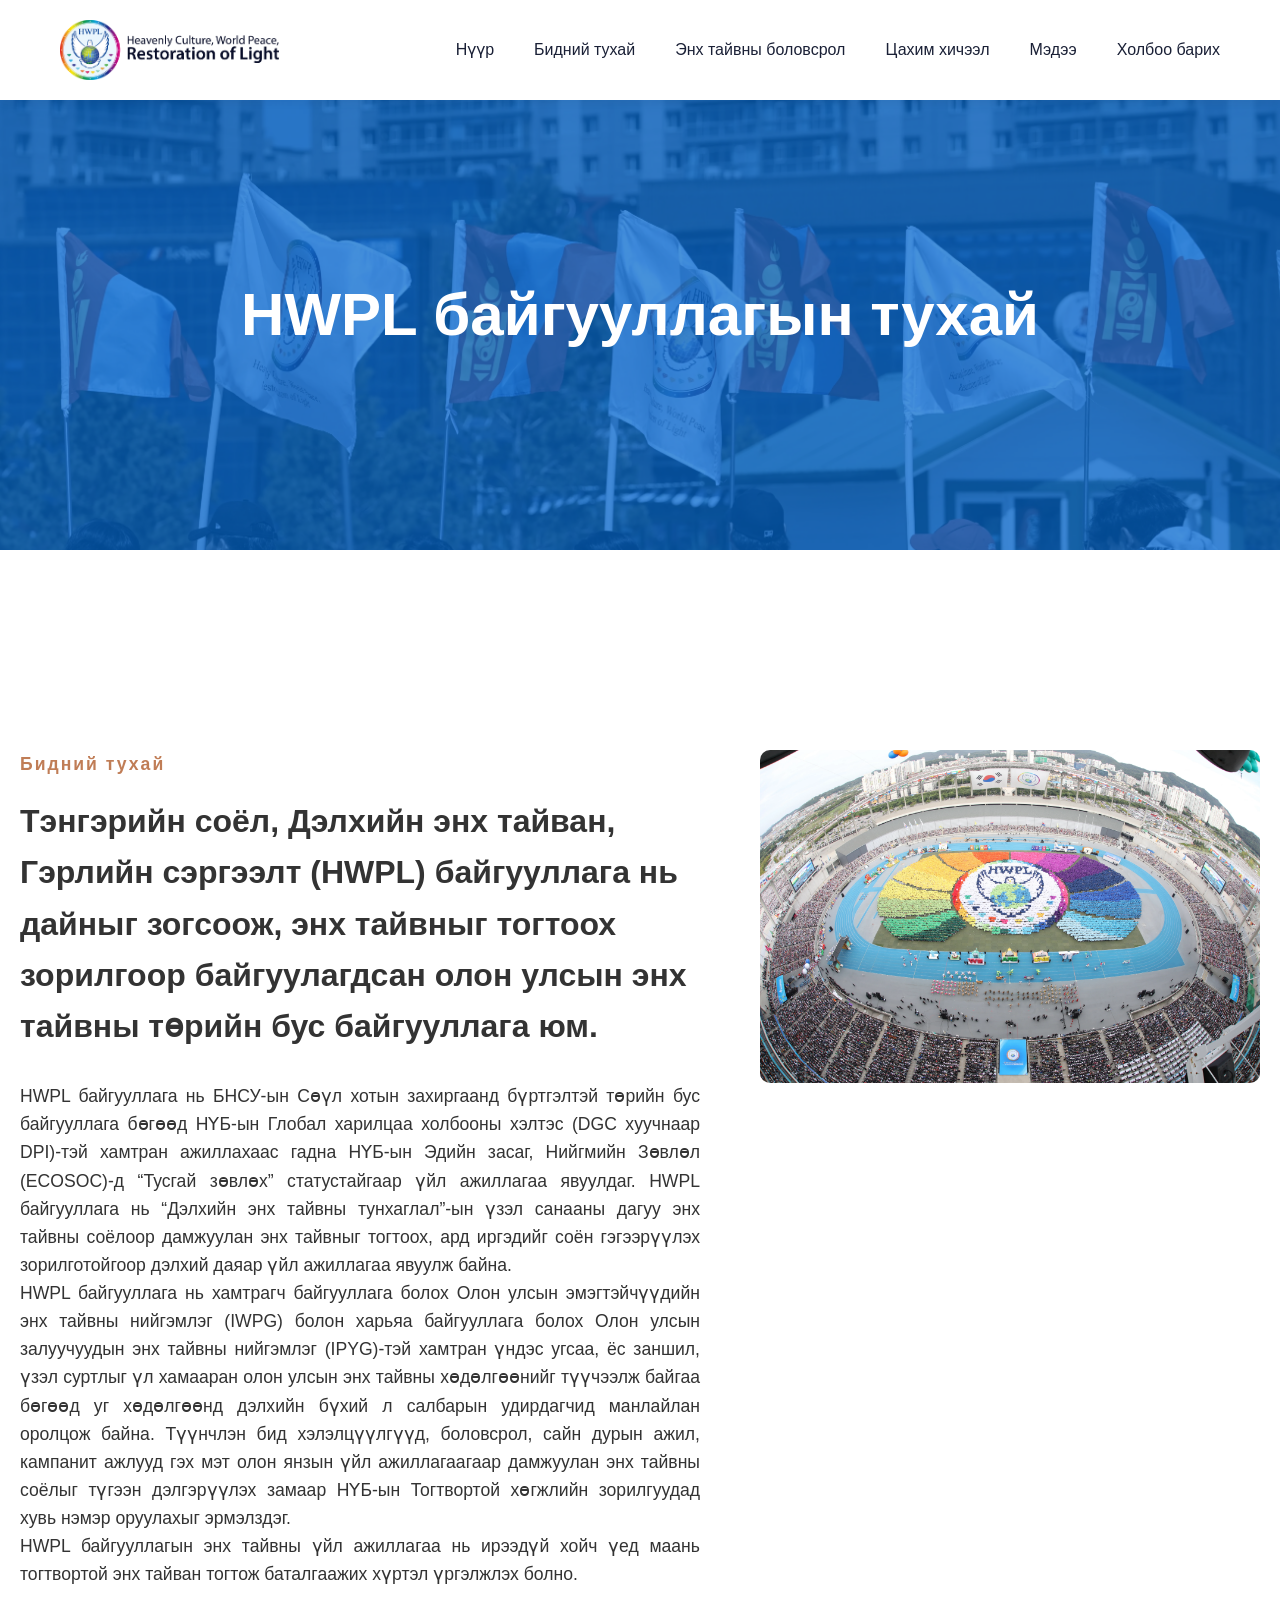
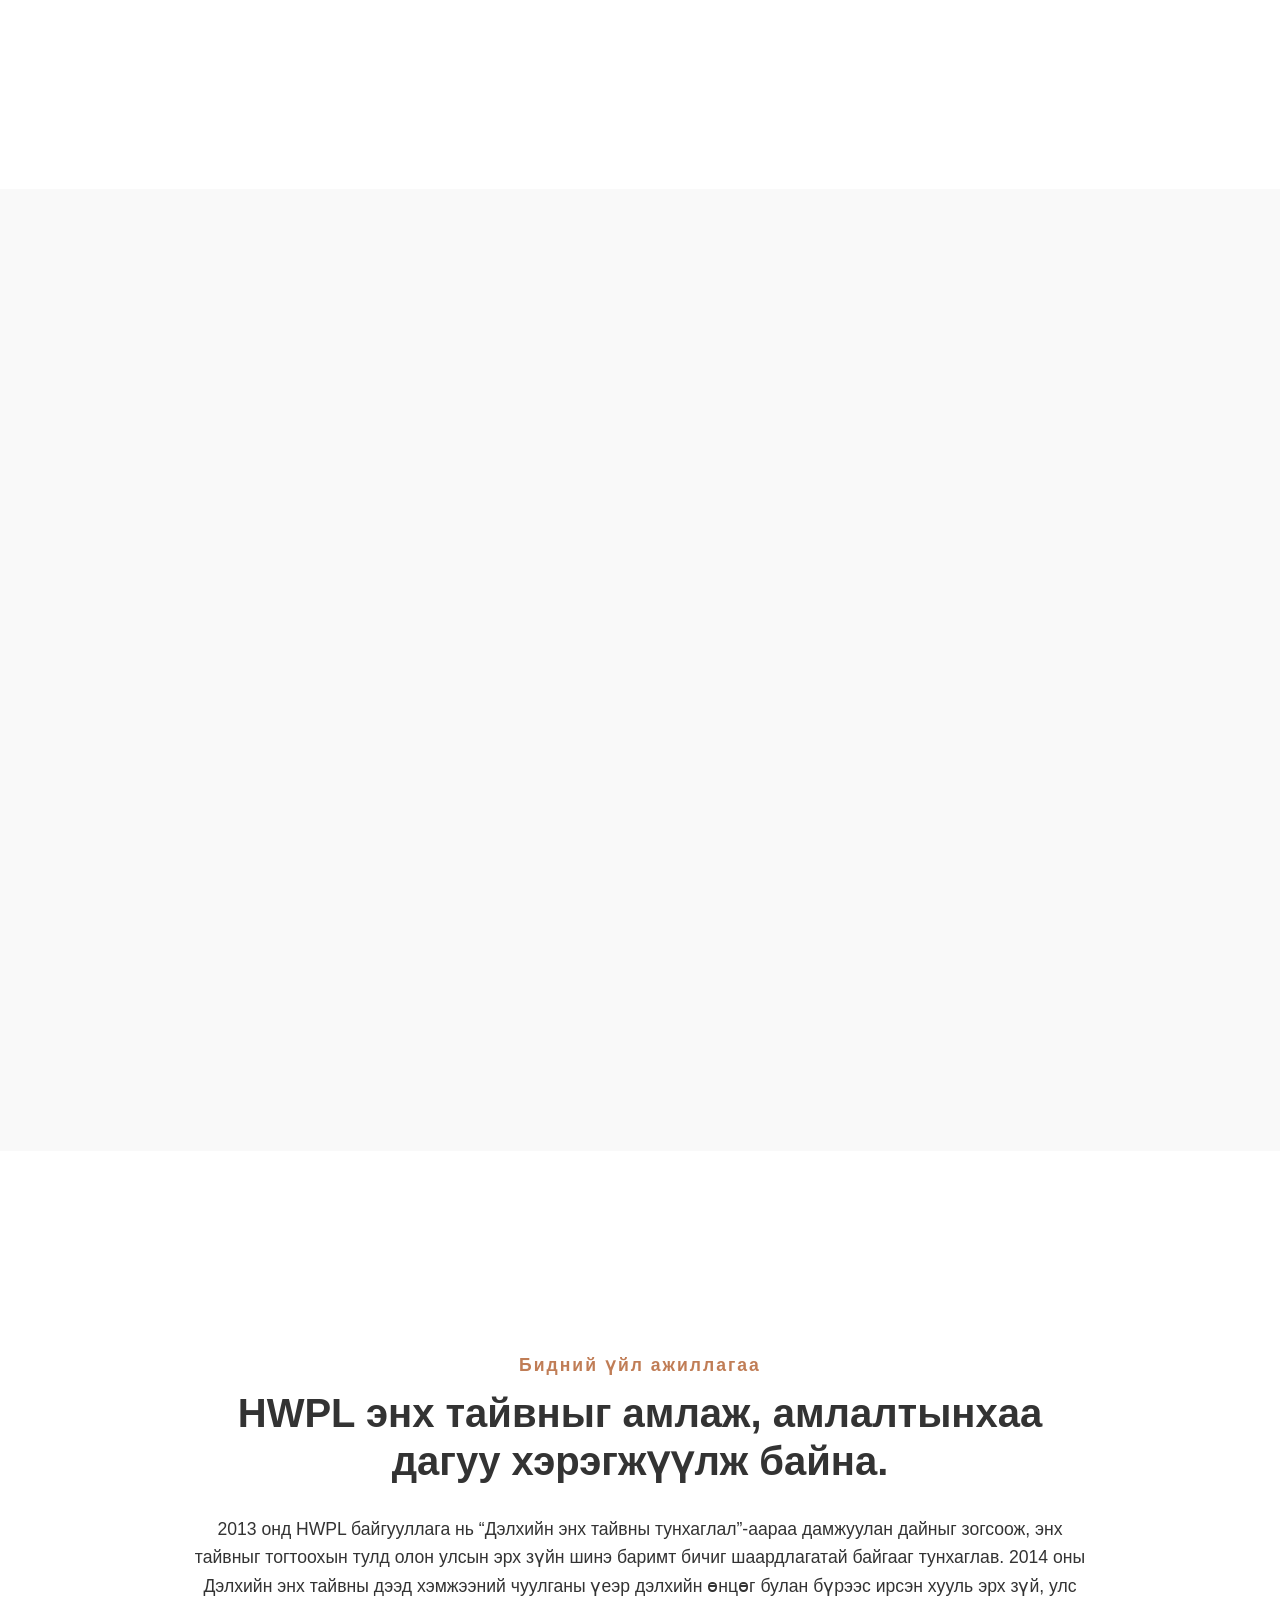
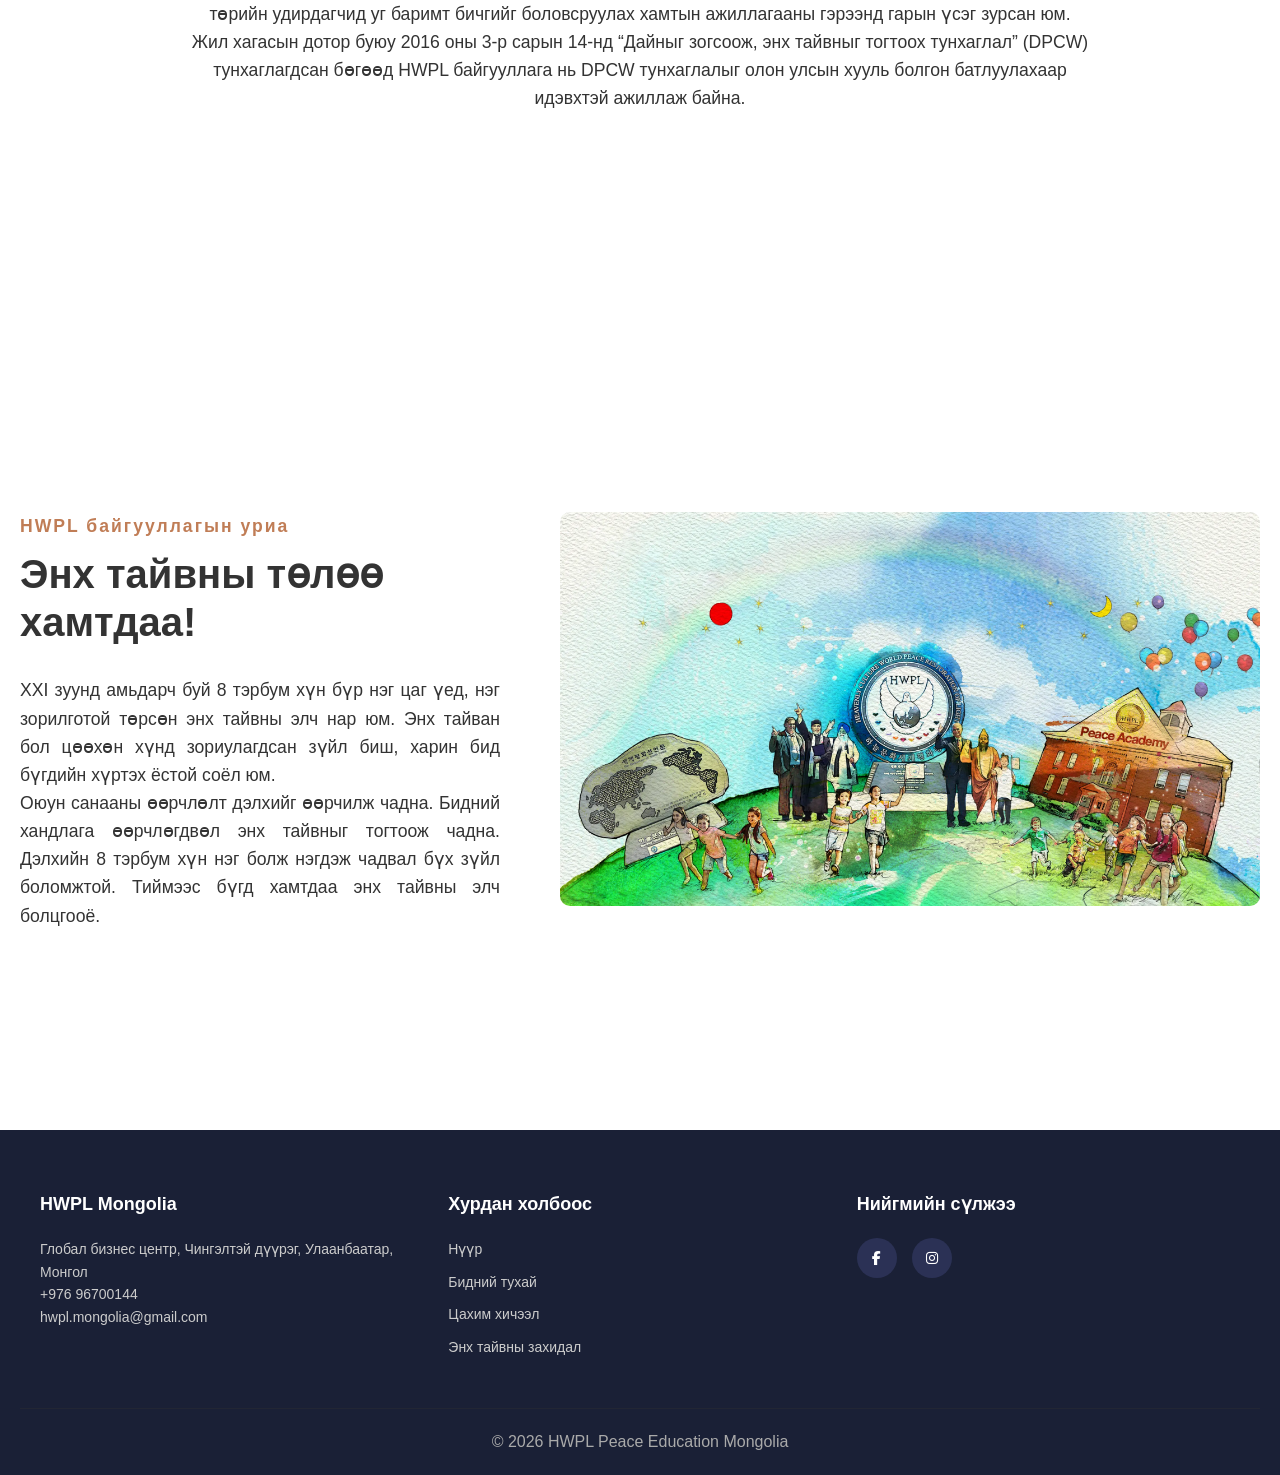
<file: about.html>
<!DOCTYPE html>
<html lang="mn">
<head>
    <meta charset="UTF-8">
    <meta name="viewport" content="width=device-width, initial-scale=1.0">
    <title>Бидний тухай - Peace Education</title>
    <link rel="stylesheet" href="about_style.css">
    <link rel="stylesheet" href="https://cdnjs.cloudflare.com/ajax/libs/font-awesome/6.5.0/css/all.min.css">

</head>
<body>

<div id="header"></div>

                                        <!-- Hero Section --> 
 <section id="about-hero"> 

    <div class="about-hero-layer about-hero-bg about-reveal-fade"></div>

    <div class="about-hero-overlay">
    </div>
    <div class="about-hero-content about-reveal-herotext">
        <h1>HWPL байгууллагын тухай
        </h1> 
    </div>
</section>

                                    <!-- who-we-are -->
<section id="who-we-are">
    <div class="who-we-are-container">
        <div class="who-we-are-text ">
            <p class="who-we-are-label about-reveal-down about-delay-1">Бидний тухай</p>
            <h2 class="about-reveal-down about-delay-1">Тэнгэрийн соёл, Дэлхийн энх тайван, Гэрлийн сэргээлт (HWPL) байгууллага нь
            дайныг зогсоож, энх тайвныг тогтоох зорилгоор байгуулагдсан олон улсын энх тайвны төрийн бус байгууллага юм.</h2>
            <p class="about-reveal about-delay-2">HWPL байгууллага нь БНСУ-ын Сөүл хотын захиргаанд бүртгэлтэй төрийн бус байгууллага бөгөөд
                НҮБ-ын Глобал харилцаа холбооны хэлтэс (DGC хуучнаар DPI)-тэй хамтран ажиллахаас гадна НҮБ-ын Эдийн засаг,
                Нийгмийн Зөвлөл (ECOSOC)-д “Тусгай зөвлөх” статустайгаар үйл ажиллагаа явуулдаг. HWPL байгууллага нь
                “Дэлхийн энх тайвны тунхаглал”-ын үзэл санааны дагуу энх тайвны соёлоор дамжуулан энх тайвныг тогтоох,
                ард иргэдийг соён гэгээрүүлэх зорилготойгоор дэлхий даяар үйл ажиллагаа явуулж байна.</p>

            <p class="about-reveal about-delay-3">HWPL байгууллага нь хамтрагч байгууллага болох Олон улсын эмэгтэйчүүдийн энх тайвны нийгэмлэг (IWPG) болон
                харьяа байгууллага болох Олон улсын залуучуудын энх тайвны нийгэмлэг (IPYG)-тэй хамтран үндэс угсаа, ёс заншил, 
                үзэл суртлыг үл хамааран олон улсын энх тайвны хөдөлгөөнийг түүчээлж байгаа бөгөөд уг хөдөлгөөнд дэлхийн 
                бүхий л салбарын удирдагчид манлайлан оролцож байна. Түүнчлэн бид хэлэлцүүлгүүд, боловсрол, сайн дурын ажил, 
                кампанит ажлууд гэх мэт олон янзын үйл ажиллагаагаар дамжуулан энх тайвны соёлыг түгээн дэлгэрүүлэх замаар 
                НҮБ-ын Тогтвортой хөгжлийн зорилгуудад хувь нэмэр оруулахыг эрмэлздэг.</p>

            <p class="about-reveal about-delay-4">HWPL байгууллагын энх тайвны үйл ажиллагаа нь ирээдүй хойч үед маань тогтвортой энх тайван тогтож баталгаажих хүртэл 
                үргэлжлэх болно.</p>
        </div>
        <div class="who-we-are-image about-reveal-down about-delay-1">
            <img src="about/about-org.webp">
        </div>
    </div>    
</section>
                                    <!--organization video section-->
<section id="organization-video">
    <div class="organization-video-container about-reveal-down">
        <div class="organization-video">
            <iframe 
                src="https://www.youtube.com/embed/Mhq2KYVptcg"
                title="HWPL Official Video"
                frameborder="0"
                allow="accelerometer; autoplay; clipboard-write; encrypted-media; gyroscope; picture-in-picture; web-share"
                allowfullscreen>
            </iframe>
        </div>
    </div>
</section>
                               <!--goal section-->        
<section id="goal">
    <div class="goal-container about-reveal-down">
        <div class="goal-text">
            <p class="goal-label">Бидний үйл ажиллагаа</p>
            <h3>HWPL энх тайвныг амлаж, амлалтынхаа дагуу хэрэгжүүлж байна.</h3>
            <p>2013 онд HWPL байгууллага нь “Дэлхийн энх тайвны тунхаглал”-аараа дамжуулан дайныг зогсоож, 
                энх тайвныг тогтоохын тулд олон улсын эрх зүйн шинэ баримт бичиг шаардлагатай байгааг тунхаглав. 
                2014 оны Дэлхийн энх тайвны дээд хэмжээний чуулганы үеэр дэлхийн өнцөг булан бүрээс ирсэн хууль эрх зүй, 
                улс төрийн удирдагчид уг баримт бичгийг боловсруулах хамтын ажиллагааны гэрээнд гарын үсэг зурсан юм. 
                Жил хагасын дотор буюу 2016 оны 3-р сарын 14-нд “Дайныг зогсоож, энх тайвныг тогтоох тунхаглал” (DPCW) 
                тунхаглагдсан бөгөөд HWPL байгууллага нь DPCW тунхаглалыг олон улсын хууль болгон батлуулахаар идэвхтэй ажиллаж байна.</p>
        </div>
    </div>
</section>
                            <!--vision section-->
<section id="vision">
    <div class="vision-container about-reveal-down">
        <div class="vision-text">
            <p class="vision-label">HWPL байгууллагын уриа</p>
                <h4>Энх тайвны төлөө хамтдаа!</h4>
                <p>XXI зуунд амьдарч буй 8 тэрбум хүн бүр нэг цаг үед, нэг зорилготой төрсөн энх тайвны элч нар юм. 
                    Энх тайван бол цөөхөн хүнд зориулагдсан зүйл биш, харин бид бүгдийн хүртэх ёстой соёл юм.</p>
                <p>Оюун санааны өөрчлөлт дэлхийг өөрчилж чадна. Бидний хандлага өөрчлөгдвөл энх тайвныг тогтоож чадна. 
                    Дэлхийн 8 тэрбум хүн нэг болж нэгдэж чадвал бүх зүйл боломжтой. Тиймээс бүгд хамтдаа энх тайвны элч болцгооё.</p>
        </div>
        <div class="vision-image">
            <img src="about/vision-img.webp">
        </div>
    </div>
</section>

<div id="footer"></div>

<script src="load.js"></script>
<script src="about_script.js"></script>

</body>
</html>
</file>
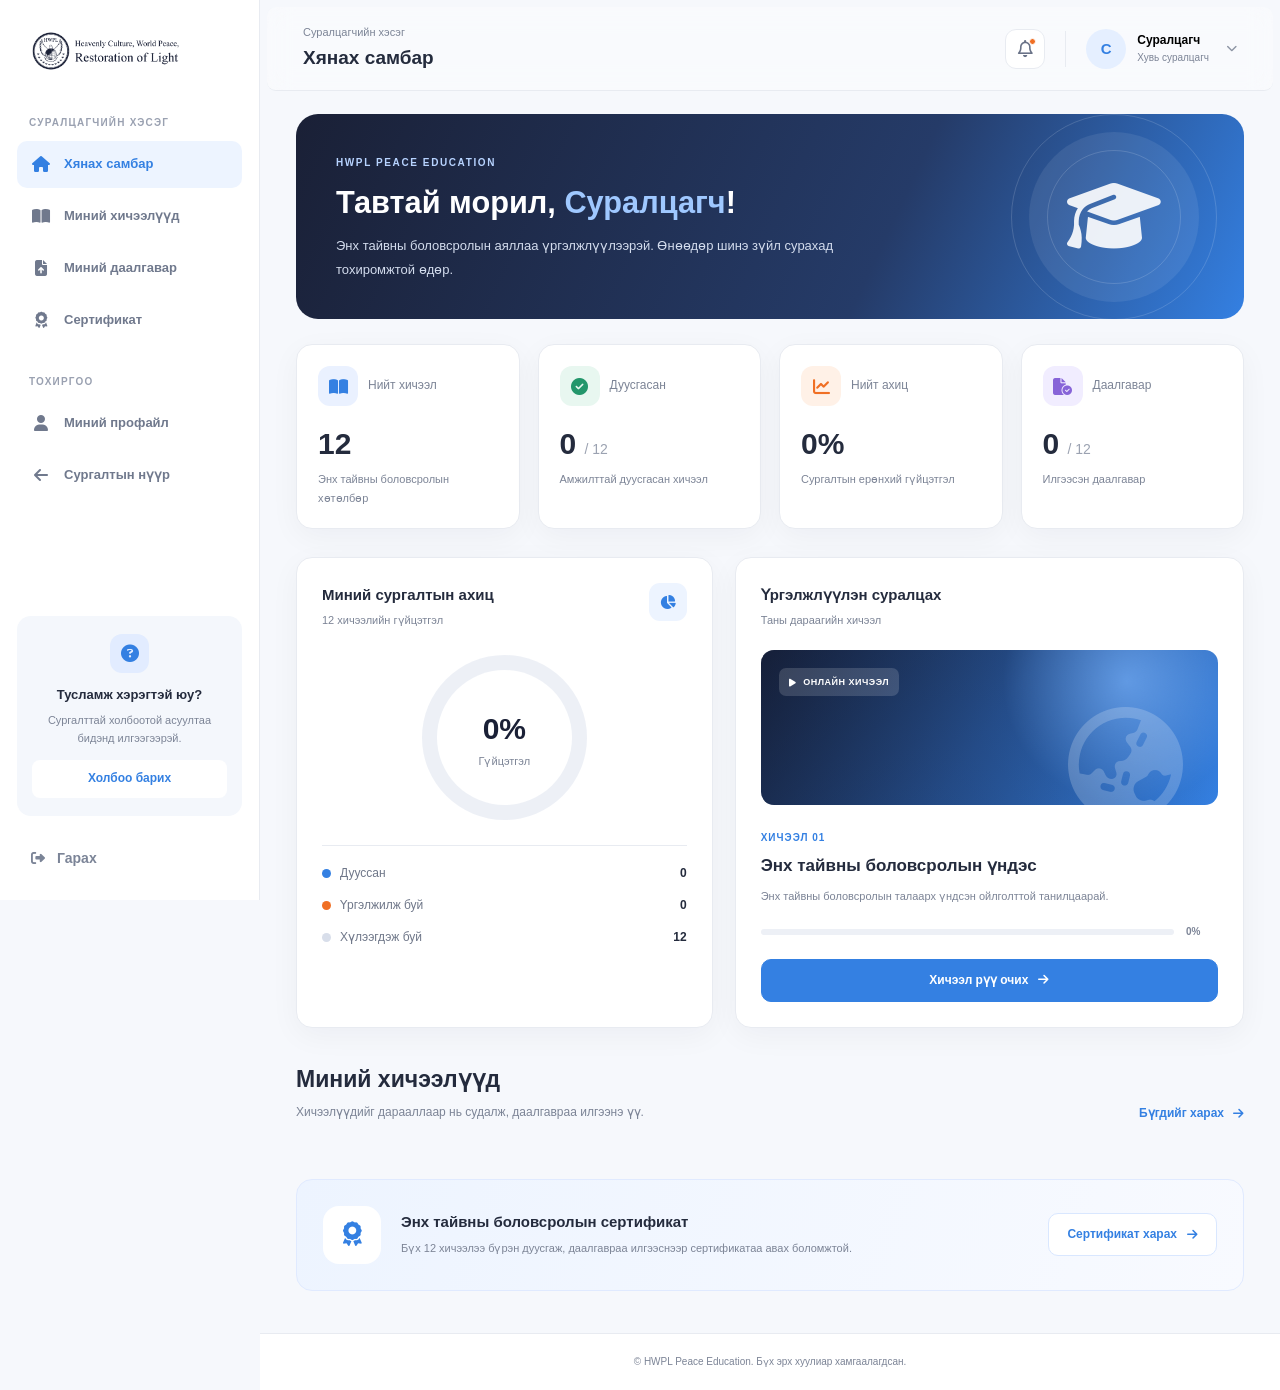
<file: dashboard.html>
<!DOCTYPE html>
<html lang="mn">
<head>
    <meta charset="UTF-8">
    <meta name="viewport" content="width=device-width, initial-scale=1.0">
    <title>Цахим хичээл - Peace Education</title>
    <link rel="stylesheet" href="dashboard_style.css">
    <link rel="stylesheet" href="https://cdnjs.cloudflare.com/ajax/libs/font-awesome/6.5.0/css/all.min.css">
    
</head>
<body>

    <!-- Mobile sidebar overlay -->
    <div class="sidebar-overlay" id="sidebarOverlay"></div>

    <!-- SIDEBAR -->
    <aside class="sidebar" id="sidebar">

        <div class="sidebar-logo">
            <a href="index.html">
                <img src="logo-dashboard.png" alt="dashboard Logo">
            </a>

            <button
                class="sidebar-close"
                id="sidebarClose"
                aria-label="Цэс хаах"
            >
                <i class="fa-solid fa-xmark"></i>
            </button>
        </div>

        <div class="sidebar-label">СУРАЛЦАГЧИЙН ХЭСЭГ</div>

        <nav class="sidebar-nav">

            <a href="#overview" class="nav-link active" data-section="overview">
                <i class="fa-solid fa-house"></i>
                <span>Хянах самбар</span>
            </a>

            <a href="#courses" class="nav-link" data-section="courses">
                <i class="fa-solid fa-book-open"></i>
                <span>Миний хичээлүүд</span>
            </a>

            <a href="#assignments" class="nav-link" data-section="assignments">
                <i class="fa-solid fa-file-arrow-up"></i>
                <span>Миний даалгавар</span>
            </a>

            <a href="#certificate" class="nav-link" data-section="certificate">
                <i class="fa-solid fa-award"></i>
                <span>Сертификат</span>
            </a>

        </nav>

        <div class="sidebar-label sidebar-label-bottom">
            ТОХИРГОО
        </div>

        <nav class="sidebar-nav">

            <a href="#profile" class="nav-link" data-section="profile">
                <i class="fa-solid fa-user"></i>
                <span>Миний профайл</span>
            </a>

            <a href="PE.html" class="nav-link">
                <i class="fa-solid fa-arrow-left"></i>
                <span>Сургалтын нүүр</span>
            </a>

        </nav>

        <div class="sidebar-bottom">

            <div class="help-card">
                <div class="help-icon">
                    <i class="fa-solid fa-circle-question"></i>
                </div>

                <h4>Тусламж хэрэгтэй юу?</h4>

                <p>
                    Сургалттай холбоотой асуултаа бидэнд илгээгээрэй.
                </p>

                <a href="index.html#contact">
                    Холбоо барих
                </a>
            </div>

            <button class="logout-button" id="logoutButton">
                <i class="fa-solid fa-right-from-bracket"></i>
                <span>Гарах</span>
            </button>

        </div>

    </aside>


    <!-- MAIN CONTENT -->
    <main class="main-content">

        <!-- TOPBAR -->
        <header class="topbar">

            <div class="topbar-left">

                <button
                    class="menu-toggle"
                    id="menuToggle"
                    aria-label="Цэс нээх"
                >
                    <i class="fa-solid fa-bars"></i>
                </button>

                <div>
                    <p class="breadcrumb">Суралцагчийн хэсэг</p>
                    <h2 id="pageTitle">Хянах самбар</h2>
                </div>

            </div>

            <div class="topbar-right">

                <button
                    class="icon-button notification-button"
                    id="notificationButton"
                    aria-label="Мэдэгдэл"
                >
                    <i class="fa-regular fa-bell"></i>
                    <span class="notification-dot"></span>
                </button>

                <div class="topbar-divider"></div>

                <button class="user-menu" id="userMenu">

                    <div class="avatar" id="userAvatar">С</div>

                    <div class="user-info">
                        <strong id="userName">Суралцагч</strong>
                        <span id="userType">Хувь суралцагч</span>
                    </div>

                    <i class="fa-solid fa-chevron-down"></i>

                </button>

            </div>

        </header>


        <!-- PAGE SECTIONS -->
        <div class="dashboard-container">

            <!-- OVERVIEW -->
            <section class="page-section active" id="overview">

                <div class="welcome-section">

                    <div class="welcome-text">
                        <span class="eyebrow">
                            HWPL PEACE EDUCATION
                        </span>

                        <h1>
                            Тавтай морил,
                            <span id="welcomeName">Суралцагч</span>!
                        </h1>

                        <p>
                            Энх тайвны боловсролын аяллаа үргэлжлүүлээрэй.
                            Өнөөдөр шинэ зүйл сурахад тохиромжтой өдөр.
                        </p>
                    </div>

                    <div class="welcome-illustration">
                        <i class="fa-solid fa-graduation-cap"></i>
                    </div>

                </div>


                <!-- STAT CARDS -->
                <div class="stats-grid">

                    <article class="stat-card">

                        <div class="stat-top">
                            <div class="stat-icon blue-icon">
                                <i class="fa-solid fa-book-open"></i>
                            </div>

                            <span class="stat-label">Нийт хичээл</span>
                        </div>

                        <div class="stat-value">12</div>

                        <p class="stat-description">
                            Энх тайвны боловсролын хөтөлбөр
                        </p>

                    </article>


                    <article class="stat-card">

                        <div class="stat-top">
                            <div class="stat-icon green-icon">
                                <i class="fa-solid fa-circle-check"></i>
                            </div>

                            <span class="stat-label">Дуусгасан</span>
                        </div>

                        <div class="stat-value">
                            <span id="completedCount">0</span>
                            <small>/ 12</small>
                        </div>

                        <p class="stat-description">
                            Амжилттай дуусгасан хичээл
                        </p>

                    </article>


                    <article class="stat-card">

                        <div class="stat-top">
                            <div class="stat-icon orange-icon">
                                <i class="fa-solid fa-chart-line"></i>
                            </div>

                            <span class="stat-label">Нийт ахиц</span>
                        </div>

                        <div class="stat-value">
                            <span id="overallProgress">0</span>%
                        </div>

                        <p class="stat-description">
                            Сургалтын ерөнхий гүйцэтгэл
                        </p>

                    </article>


                    <article class="stat-card">

                        <div class="stat-top">
                            <div class="stat-icon purple-icon">
                                <i class="fa-solid fa-file-circle-check"></i>
                            </div>

                            <span class="stat-label">Даалгавар</span>
                        </div>

                        <div class="stat-value">
                            <span id="submittedCount">0</span>
                            <small>/ 12</small>
                        </div>

                        <p class="stat-description">
                            Илгээсэн даалгавар
                        </p>

                    </article>

                </div>


                <!-- PROGRESS + NEXT LESSON -->
                <div class="overview-grid">

                    <article class="content-card overall-card">

                        <div class="card-heading">
                            <div>
                                <h3>Миний сургалтын ахиц</h3>

                                <p>
                                    12 хичээлийн гүйцэтгэл
                                </p>
                            </div>

                            <div class="heading-icon">
                                <i class="fa-solid fa-chart-pie"></i>
                            </div>
                        </div>

                        <div class="progress-circle-wrapper">

                            <div
                                class="progress-circle"
                                id="progressCircle"
                                role="progressbar"
                                aria-valuemin="0"
                                aria-valuemax="100"
                                aria-valuenow="0"
                            >
                                <div class="progress-circle-inner">
                                    <strong id="circleProgress">0%</strong>
                                    <span>Гүйцэтгэл</span>
                                </div>
                            </div>

                        </div>

                        <div class="progress-legend">

                            <div>
                                <span class="legend-dot completed-dot"></span>
                                Дууссан
                                <strong id="legendCompleted">0</strong>
                            </div>

                            <div>
                                <span class="legend-dot current-dot"></span>
                                Үргэлжилж буй
                                <strong id="legendInProgress">0</strong>
                            </div>

                            <div>
                                <span class="legend-dot locked-dot"></span>
                                Хүлээгдэж буй
                                <strong id="legendLocked">12</strong>
                            </div>

                        </div>

                    </article>


                    <article class="content-card next-lesson-card">

                        <div class="card-heading">
                            <div>
                                <h3>Үргэлжлүүлэн суралцах</h3>

                                <p>
                                    Таны дараагийн хичээл
                                </p>
                            </div>
                        </div>

                        <div class="next-lesson-cover">
                            <div class="cover-overlay"></div>

                            <span class="lesson-tag">
                                <i class="fa-solid fa-play"></i>
                                ОНЛАЙН ХИЧЭЭЛ
                            </span>

                            <i class="fa-solid fa-earth-asia cover-icon"></i>
                        </div>

                        <div class="next-lesson-info">

                            <span class="lesson-number" id="nextLessonNumber">
                                ХИЧЭЭЛ 01
                            </span>

                            <h4 id="nextLessonTitle">
                                Энх тайвны боловсролын үндэс
                            </h4>

                            <p id="nextLessonDescription">
                                Энх тайвны боловсролын талаарх үндсэн ойлголттой танилцаарай.
                            </p>

                            <div class="mini-progress">
                                <div class="mini-progress-track">
                                    <span
                                        id="nextLessonProgressBar"
                                        style="width: 0%"
                                    ></span>
                                </div>

                                <span id="nextLessonProgressText">0%</span>
                            </div>

                            <button
                                class="primary-button full-button"
                                id="continueLessonButton"
                            >
                                Хичээл рүү очих
                                <i class="fa-solid fa-arrow-right"></i>
                            </button>

                        </div>

                    </article>

                </div>


                <!-- COURSE LIST -->
                <div class="section-heading" id="courseHeading">

                    <div>
                        <h2>Миний хичээлүүд</h2>

                        <p>
                            Хичээлүүдийг дарааллаар нь судалж,
                            даалгавраа илгээнэ үү.
                        </p>
                    </div>

                    <button class="text-button" id="viewAllCourses">
                        Бүгдийг харах
                        <i class="fa-solid fa-arrow-right"></i>
                    </button>

                </div>

                <div class="courses-grid" id="coursesGrid">
                    <!-- dashboard.js хичээлүүдийг үүсгэнэ -->
                </div>


                <!-- CERTIFICATE BANNER -->
                <article class="certificate-banner">

                    <div class="certificate-banner-icon">
                        <i class="fa-solid fa-award"></i>
                    </div>

                    <div class="certificate-banner-text">

                        <h3>Энх тайвны боловсролын сертификат</h3>

                        <p>
                            Бүх 12 хичээлээ бүрэн дуусгаж,
                            даалгавраа илгээснээр сертификатаа авах боломжтой.
                        </p>

                    </div>

                    <button
                        class="secondary-button"
                        id="viewCertificateButton"
                    >
                        Сертификат харах
                        <i class="fa-solid fa-arrow-right"></i>
                    </button>

                </article>

            </section>


            <!-- COURSES -->
            <section class="page-section" id="courses">

                <div class="page-heading">
                    <span class="eyebrow">МАНАЙ ХӨТӨЛБӨР</span>
                    <h1>Миний хичээлүүд</h1>

                    <p>
                        Хичээл бүрийг дарааллаар нь үзэж,
                        даалгавраа илгээн сургалтаа дуусгаарай.
                    </p>
                </div>

                <div class="course-filter">
                    <button class="filter-button active" data-filter="all">
                        Бүх хичээл
                    </button>

                    <button class="filter-button" data-filter="available">
                        Боломжтой
                    </button>

                    <button class="filter-button" data-filter="completed">
                        Дууссан
                    </button>

                    <button class="filter-button" data-filter="locked">
                        Түгжээтэй
                    </button>
                </div>

                <div class="courses-grid" id="allCoursesGrid">
                    <!-- dashboard.js хичээлүүдийг үүсгэнэ -->
                </div>

            </section>


            <!-- ASSIGNMENTS -->
            <section class="page-section" id="assignments">

                <div class="page-heading">
                    <span class="eyebrow">ДААЛГАВРЫН ХЭСЭГ</span>
                    <h1>Миний даалгавар</h1>

                    <p>
                        Хичээл бүрийн даалгаврын явцыг эндээс хянана.
                    </p>
                </div>

                <div class="content-card assignment-overview">

                    <div class="assignment-overview-icon">
                        <i class="fa-solid fa-file-arrow-up"></i>
                    </div>

                    <div>
                        <h3>Даалгаврын гүйцэтгэл</h3>

                        <p id="assignmentSummary">
                            Та одоогоор 0 даалгавар илгээсэн байна.
                        </p>
                    </div>

                </div>

                <div class="content-card table-card">

                    <div class="card-heading">
                        <div>
                            <h3>Даалгаврын жагсаалт</h3>

                            <p>
                                Хичээл тус бүрийн даалгаврын төлөв
                            </p>
                        </div>
                    </div>

                    <div class="table-responsive">

                        <table>
                            <thead>
                                <tr>
                                    <th>Хичээл</th>
                                    <th>Видео</th>
                                    <th>Даалгавар</th>
                                    <th>Үйлдэл</th>
                                </tr>
                            </thead>

                            <tbody id="assignmentsTableBody">
                                <!-- dashboard.js үүсгэнэ -->
                            </tbody>
                        </table>

                    </div>

                </div>

            </section>


            <!-- CERTIFICATE -->
            <section class="page-section" id="certificate">

                <div class="page-heading">
                    <span class="eyebrow">АМЖИЛТЫН ҮНЭЛГЭЭ</span>
                    <h1>Миний сертификат</h1>

                    <p>
                        Сургалтын бүх шаардлагыг биелүүлсний дараа
                        сертификатаа авах боломжтой.
                    </p>
                </div>

                <div class="certificate-page-card">

                    <div class="certificate-preview-icon">
                        <i class="fa-solid fa-award"></i>
                    </div>

                    <h2 id="certificateHeading">
                        Таны амжилтын аялал үргэлжилж байна
                    </h2>

                    <p id="certificateDescription">
                        Бүх 12 хичээлийг 100% үзэж,
                        даалгавраа бүрэн илгээнэ үү.
                    </p>

                    <div class="certificate-requirements">

                        <div>
                            <i class="fa-solid fa-circle-check"></i>
                            <span>12 хичээлийг бүрэн үзсэн байх</span>
                        </div>

                        <div>
                            <i class="fa-solid fa-circle-check"></i>
                            <span>12 даалгаврыг илгээсэн байх</span>
                        </div>

                    </div>

                    <button
                        class="primary-button"
                        id="downloadCertificateButton"
                        disabled
                    >
                        <i class="fa-solid fa-download"></i>
                        Сертификат татах
                    </button>

                    <p class="certificate-note" id="certificateNote">
                        Сургалтын шаардлагыг биелүүлсний дараа нээгдэнэ.
                    </p>

                </div>

            </section>


            <!-- PROFILE -->
            <section class="page-section" id="profile">

                <div class="page-heading">
                    <span class="eyebrow">ХУВИЙН МЭДЭЭЛЭЛ</span>
                    <h1>Миний профайл</h1>

                    <p>
                        Бүртгэлийн мэдээллээ шалгана уу.
                    </p>
                </div>

                <div class="content-card profile-card">

                    <div class="profile-avatar" id="profileAvatar">
                        С
                    </div>

                    <h2 id="profileName">Суралцагч</h2>

                    <p id="profileEmail">student@example.com</p>

                    <div class="profile-details">

                        <div>
                            <span>Бүртгэлийн төрөл</span>
                            <strong id="profileType">Хувь суралцагч</strong>
                        </div>

                        <div id="organizationProfileRow" hidden>
                            <span>Байгууллага</span>
                            <strong id="profileOrganization">—</strong>
                        </div>

                    </div>

                    <p class="profile-note">
                        Бодит бүртгэлийн мэдээллийг Supabase Auth болон
                        хэрэглэгчийн профайлаас аюулгүй байдлаар уншуулна.
                    </p>

                </div>

            </section>

        </div>


        <!-- FOOTER -->
        <footer class="dashboard-footer">
            <p>
                © <span id="currentYear"></span> HWPL Peace Education.
                Бүх эрх хуулиар хамгаалагдсан.
            </p>
        </footer>

    </main>


    <!-- COURSE MODAL -->
    <div
        class="modal"
        id="courseModal"
        role="dialog"
        aria-modal="true"
        aria-labelledby="modalLessonTitle"
        hidden
    >

        <div class="modal-backdrop" data-close-modal></div>

        <div class="modal-content">

            <button
                class="modal-close"
                id="modalClose"
                aria-label="Хаах"
            >
                <i class="fa-solid fa-xmark"></i>
            </button>

            <span class="eyebrow" id="modalLessonNumber">
                ХИЧЭЭЛ 01
            </span>

            <h2 id="modalLessonTitle">Хичээлийн нэр</h2>

            <p id="modalLessonDescription"></p>

            <div class="modal-video-placeholder" id="modalVideoPlaceholder">

                <i class="fa-solid fa-circle-play"></i>

                <p>
                    Видео хичээлийн хэсэг
                </p>

                <small>
                    Видео файлын хаягийг холбосны дараа энд тоглоно.
                </small>

            </div>

            <video
                class="lesson-video"
                id="lessonVideo"
                controls
                playsinline
                preload="metadata"
                hidden
            ></video>

            <div class="lesson-progress-section">

                <div class="progress-label-row">
                    <span>Видео үзсэн ахиц</span>
                    <strong id="modalVideoProgress">0%</strong>
                </div>

                <div class="mini-progress-track">
                    <span id="modalVideoProgressBar"></span>
                </div>

            </div>

            <div class="assignment-upload-section">

                <h3>
                    <i class="fa-solid fa-file-arrow-up"></i>
                    Даалгавар илгээх
                </h3>

                <p>
                    Хичээлийн даалгаврын файлаа сонгоно уу.
                </p>

                <form id="assignmentForm">

                    <label class="upload-area" for="assignmentFile">

                        <i class="fa-solid fa-cloud-arrow-up"></i>

                        <strong>Файлаа сонгох</strong>

                        <span>
                            PDF, DOC, DOCX, JPG, PNG
                        </span>

                        <input
                            type="file"
                            id="assignmentFile"
                            accept=".pdf,.doc,.docx,.jpg,.jpeg,.png"
                        >

                    </label>

                    <p
                        class="selected-file"
                        id="selectedFileName"
                        aria-live="polite"
                    ></p>

                    <button
                        type="submit"
                        class="primary-button full-button"
                        id="submitAssignmentButton"
                    >
                        Даалгавар илгээх
                        <i class="fa-solid fa-paper-plane"></i>
                    </button>

                    <p class="form-message" id="assignmentMessage"></p>

                </form>

                <div class="submission-status" id="submissionStatus"></div>

            </div>

        </div>

    </div>


    <!-- NOTIFICATION TOAST -->
    <div
        class="toast"
        id="toast"
        role="status"
        aria-live="polite"
    ></div>


    <script type="module" src="dashboard.js"></script>

<script src="load.js"></script>

</body>
</html>
</file>
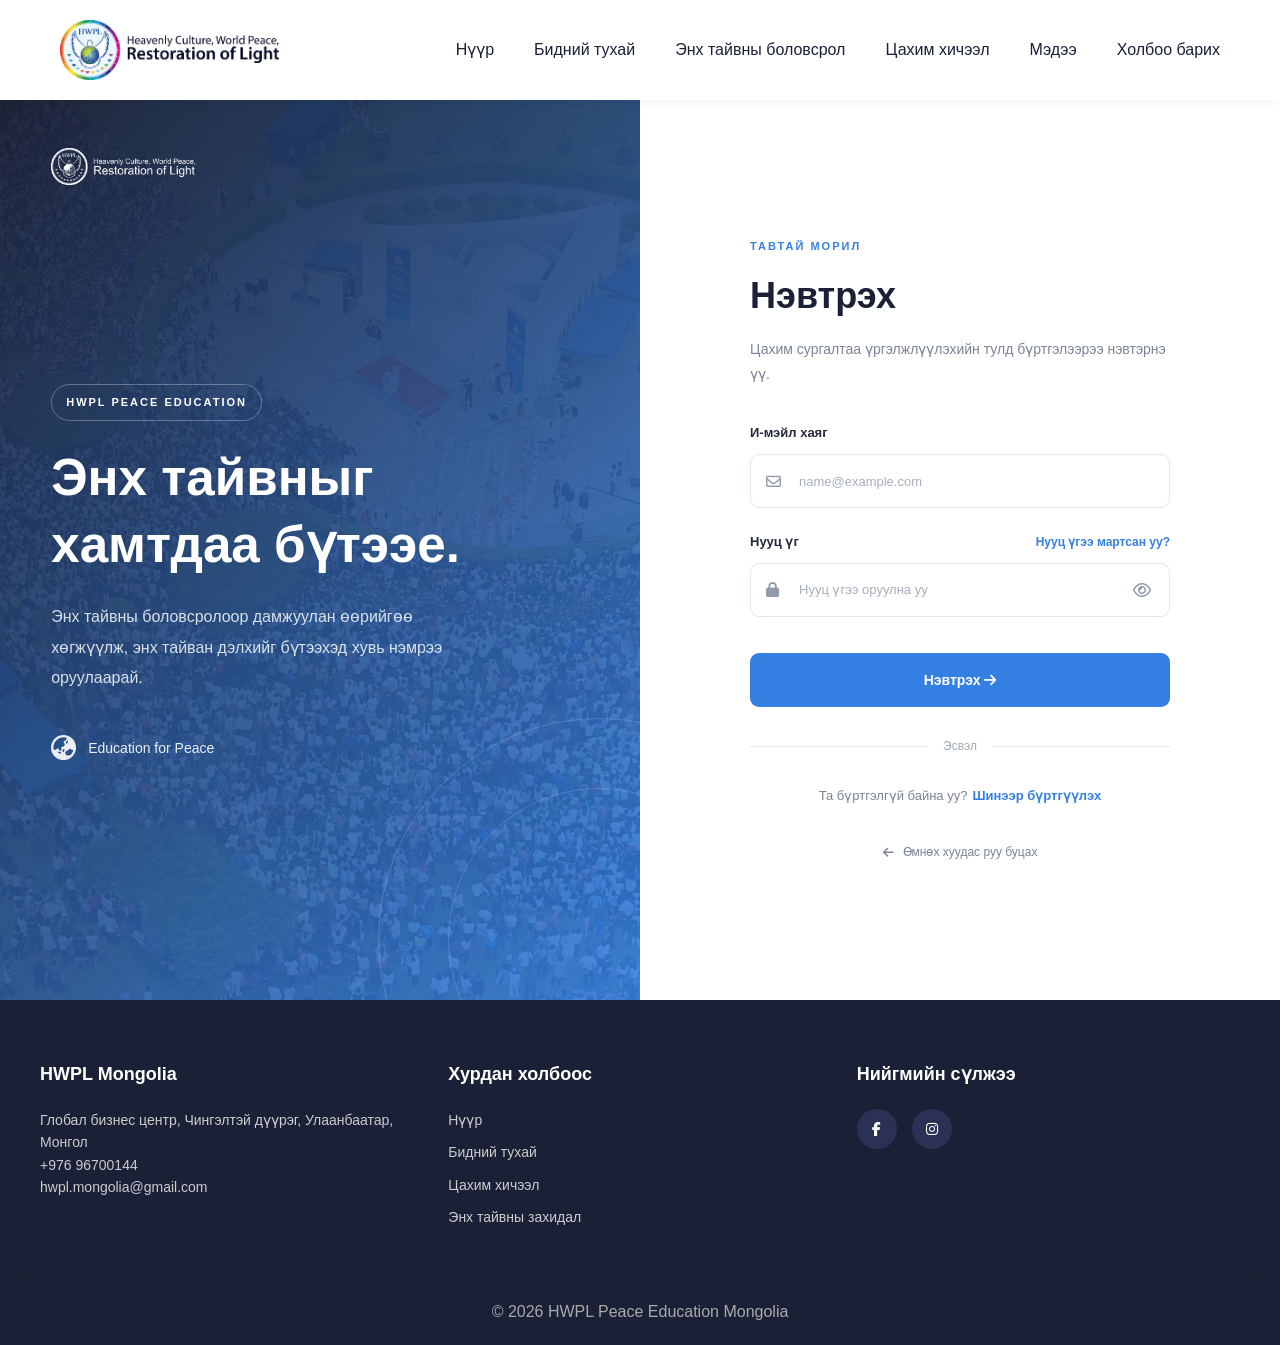
<file: login.html>
<!DOCTYPE html>
<html lang="mn">
<head>
    <meta charset="UTF-8">
    <meta name="viewport" content="width=device-width, initial-scale=1.0">
    <title>Нэвтрэх - Peace Education</title>
    <link rel="stylesheet" href="login_style.css">
    <link rel="stylesheet" href="https://cdnjs.cloudflare.com/ajax/libs/font-awesome/6.5.0/css/all.min.css">
    
</head>
<body>

<div id="header"></div>
    <main class="login-page">

        <!-- Зүүн талын танилцуулга -->
        <section class="login-visual">
            <a class="login-logo">
                <img src="logo-white.png" alt="HWPL Logo">
            </a>
            <div class="visual-content">
                <span class="visual-label">
                    HWPL PEACE EDUCATION
                </span>
                <h1>
                    Энх тайвныг<br>
                    хамтдаа бүтээе.
                </h1>
                <p>
                    Энх тайвны боловсролоор дамжуулан
                    өөрийгөө хөгжүүлж, энх тайван дэлхийг
                    бүтээхэд хувь нэмрээ оруулаарай.
                </p>
                <div class="visual-decoration">
                    <i class="fa-solid fa-earth-asia"></i>
                    <span>Education for Peace</span>
                </div>
            </div>
        </section>

        <!-- Баруун талын нэвтрэх хэсэг -->
        <section class="login-content">
            <div class="login-card">
                <div class="login-heading">
                    <span class="login-subtitle">
                        ТАВТАЙ МОРИЛ
                    </span>
                    <h2>Нэвтрэх</h2>
                    <p>
                        Цахим сургалтаа үргэлжлүүлэхийн тулд
                        бүртгэлээрээ нэвтэрнэ үү.
                    </p>
                </div>

                <!-- Нэвтрэх форм -->
                <form id="loginForm">

                    <!-- Email -->
                    <div class="form-group">
                        <label for="email">
                            И-мэйл хаяг
                        </label>
                        <div class="input-wrapper">
                            <i class="fa-regular fa-envelope input-icon"></i>
                            <input
                                type="email"
                                id="email"
                                name="email"
                                placeholder="name@example.com"
                                autocomplete="email"
                                required
                            >
                        </div>
                    </div>

                    <!-- Password -->
                    <div class="form-group">
                        <div class="password-label">
                            <label for="password">
                                Нууц үг
                            </label>
                            <a href="forgot-password.html"
                               class="forgot-password">
                                Нууц үгээ мартсан уу?
                            </a>
                        </div>
                        <div class="input-wrapper">
                            <i class="fa-solid fa-lock input-icon"></i>
                            <input
                                type="password"
                                id="password"
                                name="password"
                                placeholder="Нууц үгээ оруулна уу"
                                autocomplete="current-password"
                                required
                            >
                            <button
                                type="button"
                                class="toggle-password"
                                id="togglePassword"
                                aria-label="Нууц үг харуулах"
                                aria-pressed="false"
                            >
                                <i class="fa-regular fa-eye"></i>
                            </button>
                        </div>
                    </div>


                    <!-- Алдааны болон мэдээллийн хэсэг -->
                    <div
                        id="loginMessage"
                        class="form-message"
                        role="status"
                        aria-live="polite"
                    ></div>

                    <!-- Нэвтрэх товч -->
                    <button type="submit" class="login-button">
                        <span>Нэвтрэх</span>
                        <i class="fa-solid fa-arrow-right"></i>
                    </button>
                </form>

                <!-- Бүртгүүлэх -->
                <div class="login-divider">
                    <span>Эсвэл</span>
                </div>
                <div class="register-prompt">
                    <p>
                        Та бүртгэлгүй байна уу?
                    </p>
                    <a href="register.html">
                        Шинээр бүртгүүлэх
                    </a>
                </div>

                <!-- Өмнөх хуудас руу буцах -->
                <a href="Online_Course.html" class="back-home">
                    <i class="fa-solid fa-arrow-left"></i>
                    Өмнөх хуудас руу буцах
                </a>
            </div>
        </section>
    </main>

    <!-- Нэвтрэх хуудасны JavaScript -->
    <script type="module" src="login.js"></script>

<div id="footer"></div>

<script src="load.js"></script>

</body>
</html>
</file>
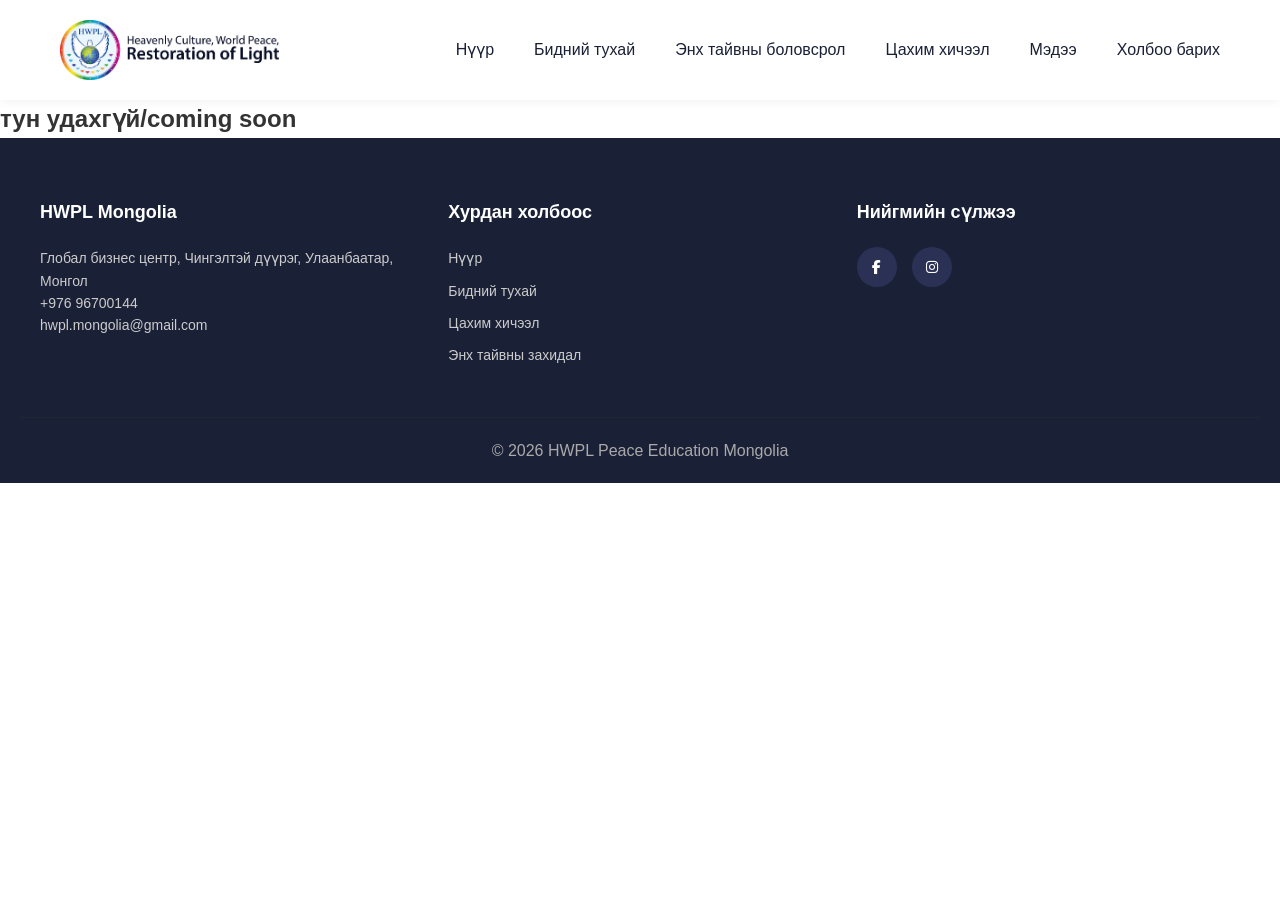
<file: News.html>
<!DOCTYPE html>
<html lang="mn">
<head>
    <meta charset="UTF-8">
    <meta name="viewport" content="width=device-width, initial-scale=1.0">
    <title>Мэдээлэл - Peace Education</title>
    <link rel="stylesheet" href="about_style.css">
    <link rel="stylesheet" href="https://cdnjs.cloudflare.com/ajax/libs/font-awesome/6.5.0/css/all.min.css">
    
</head>
<body>
<div id="header"></div>

<section>
    <h1>
        тун удахгүй/coming soon
    </h1>
</section>

<div id="footer"></div>

<script src="load.js"></script>

</body>
</html>
</file>
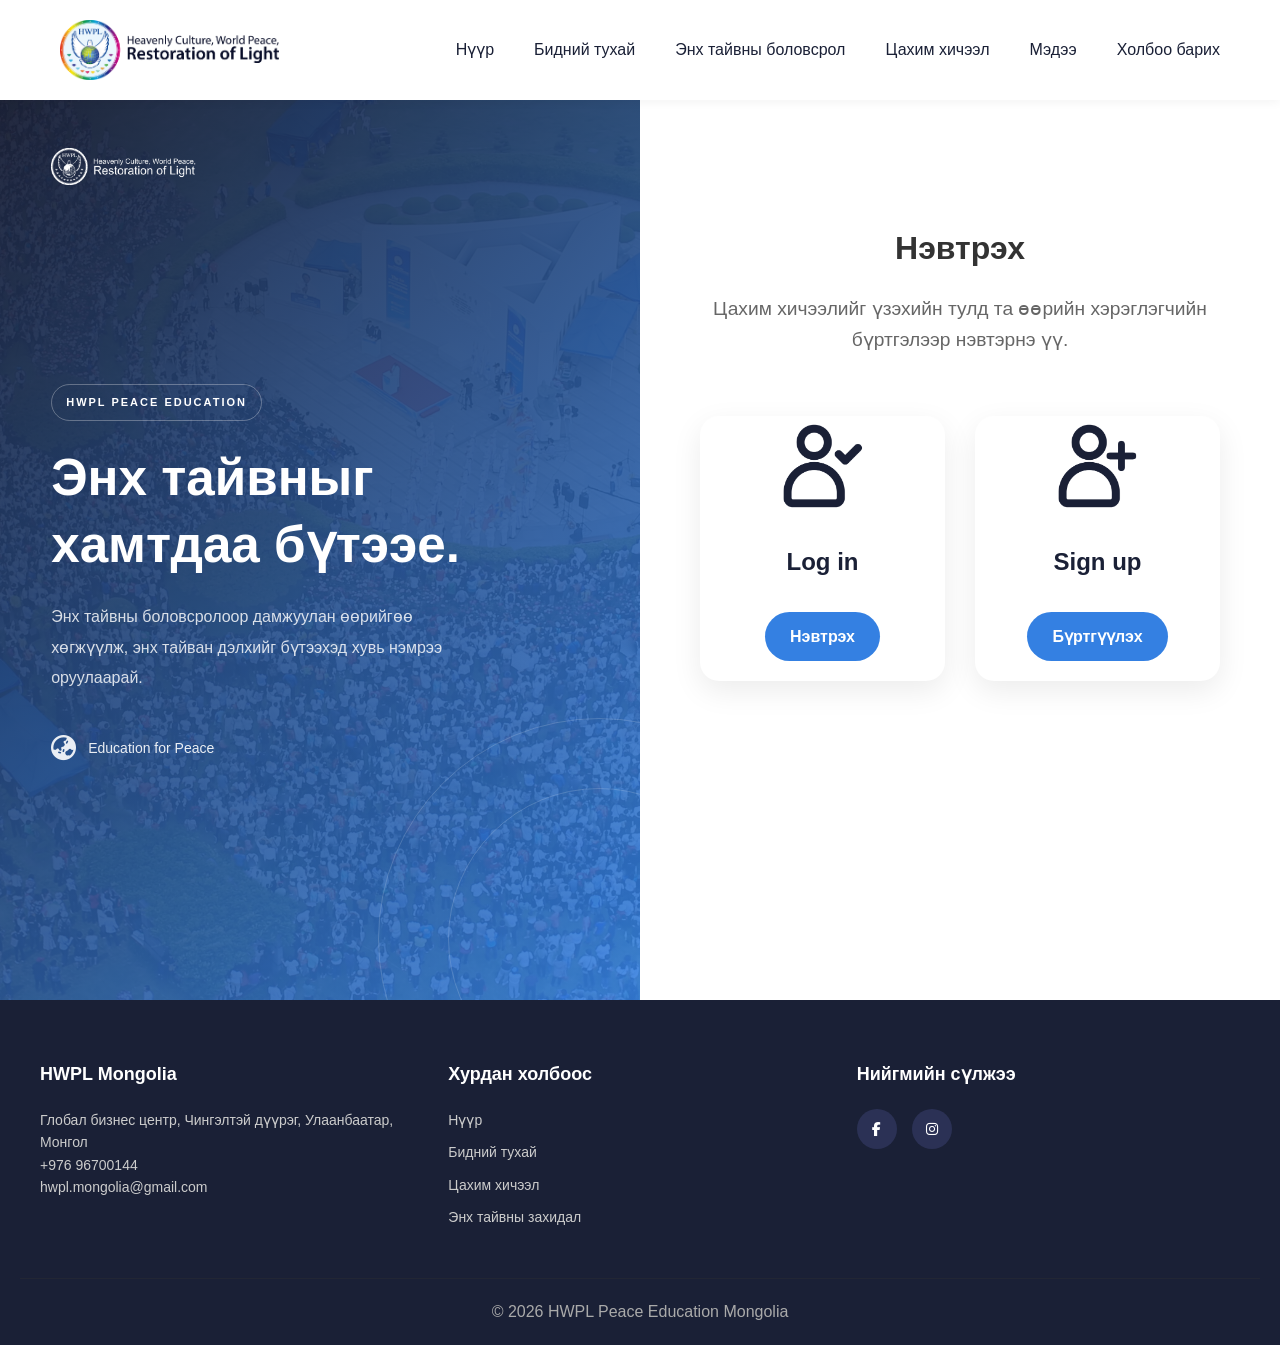
<file: Online_Course.html>
<!DOCTYPE html>
<html lang="mn">
<head>
    <meta charset="UTF-8">
    <meta name="viewport" content="width=device-width, initial-scale=1.0">
    <title>Цахим хичээл - Peace Education</title>
    <link rel="stylesheet" href="Online_Course_style.css">
    <link rel="stylesheet" href="https://cdnjs.cloudflare.com/ajax/libs/font-awesome/6.5.0/css/all.min.css">
    
</head>
<body>

<div id="header"></div>
<main class="Online_course-page">
<!-- Зүүн талын танилцуулга -->
        <section class="Online_course-visual">
            <a class="Online_course-logo">
                <img src="logo-white.png" alt="HWPL Logo">
            </a>
            <div class="Online_course-visual-content">
                <span class="Online_course-visual-label">
                    HWPL PEACE EDUCATION
                </span>
                <h1>
                    Энх тайвныг<br>
                    хамтдаа бүтээе.
                </h1>
                <p>
                    Энх тайвны боловсролоор дамжуулан
                    өөрийгөө хөгжүүлж, энх тайван дэлхийг
                    бүтээхэд хувь нэмрээ оруулаарай.
                </p>
                <div class="Online_course-visual-decoration">
                    <i class="fa-solid fa-earth-asia"></i>
                    <span>Education for Peace</span>
                </div>
            </div>
        </section>

<section id="registrations">
    <h1>Нэвтрэх</h1>
    <p class="registrations-label">Цахим хичээлийг үзэхийн тулд та өөрийн хэрэглэгчийн бүртгэлээр нэвтэрнэ үү.</p>
    <div class="registrations-grid">

        <!-- login -->
        <a href="login.html" class="registrations-card">
            <img src="Online_Course/login.png" alt="Lesson 1">
            <div class="registrations-content">
                <h2>Log in</h2>
                <span class="registrations-btn">Нэвтрэх</span>
            </div>
        </a>

        <!-- sign up -->
        <a href="register.html" class="registrations-card">
            <img src="Online_Course/sign-up.png" alt="Lesson 1">
            <div class="registrations-content">
                <h2>Sign up</h2>
                <span class="registrations-btn">Бүртгүүлэх</span>
            </div>
        </a>
    </div>
</section>
</main>
<div id="footer"></div>

<script src="load.js"></script>

</body>
</html>
</file>
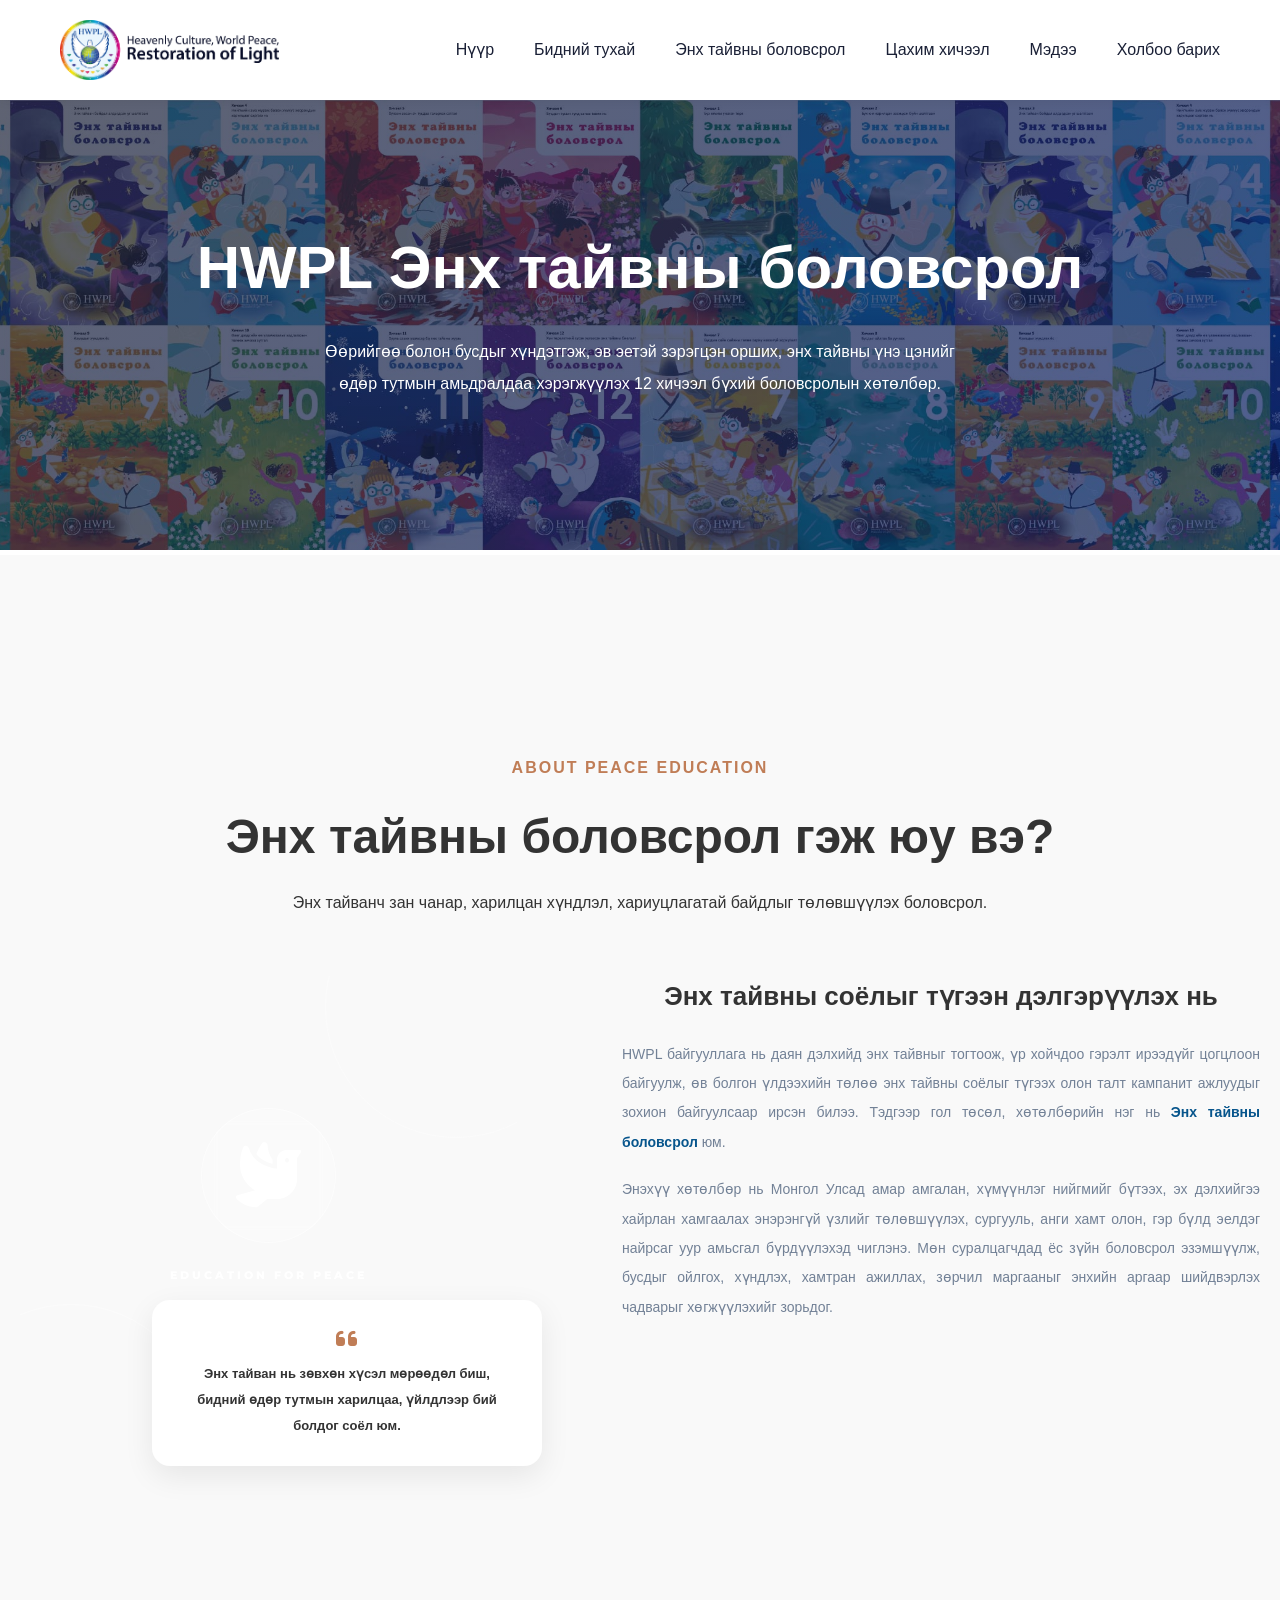
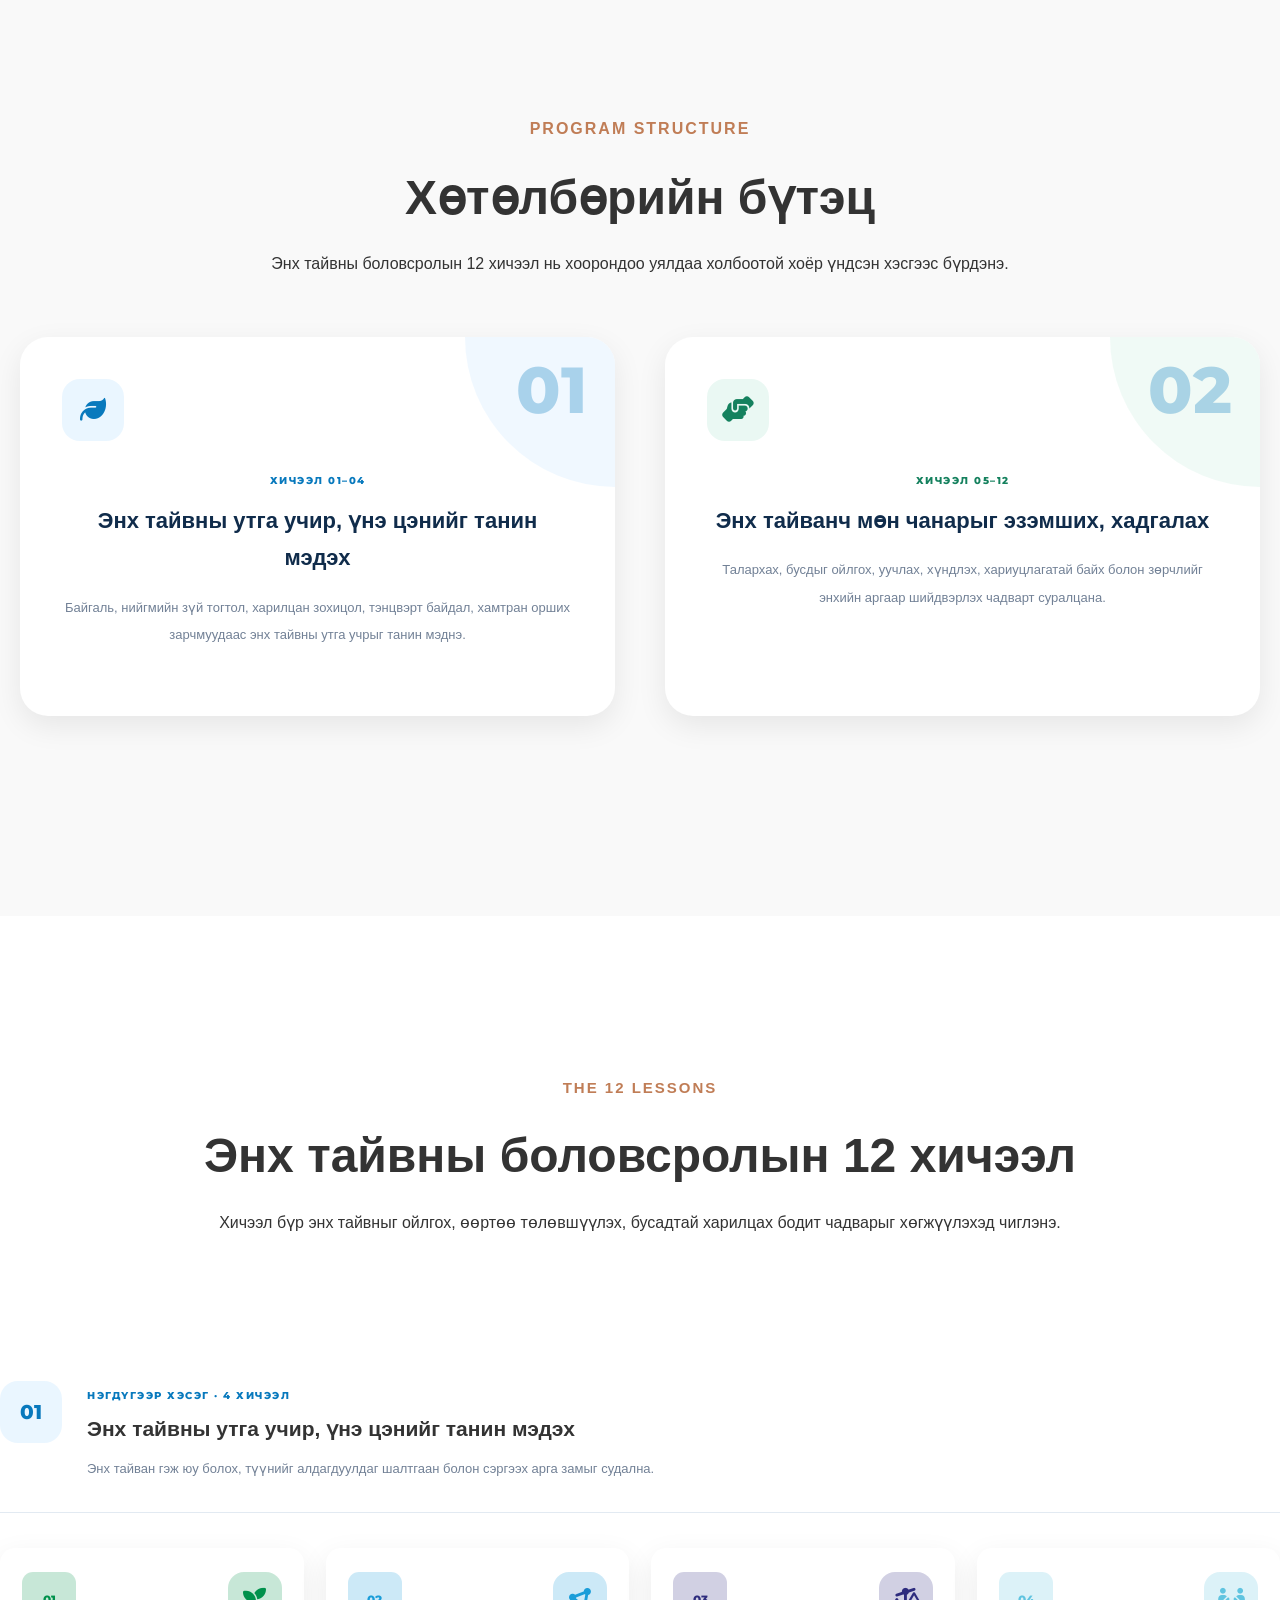
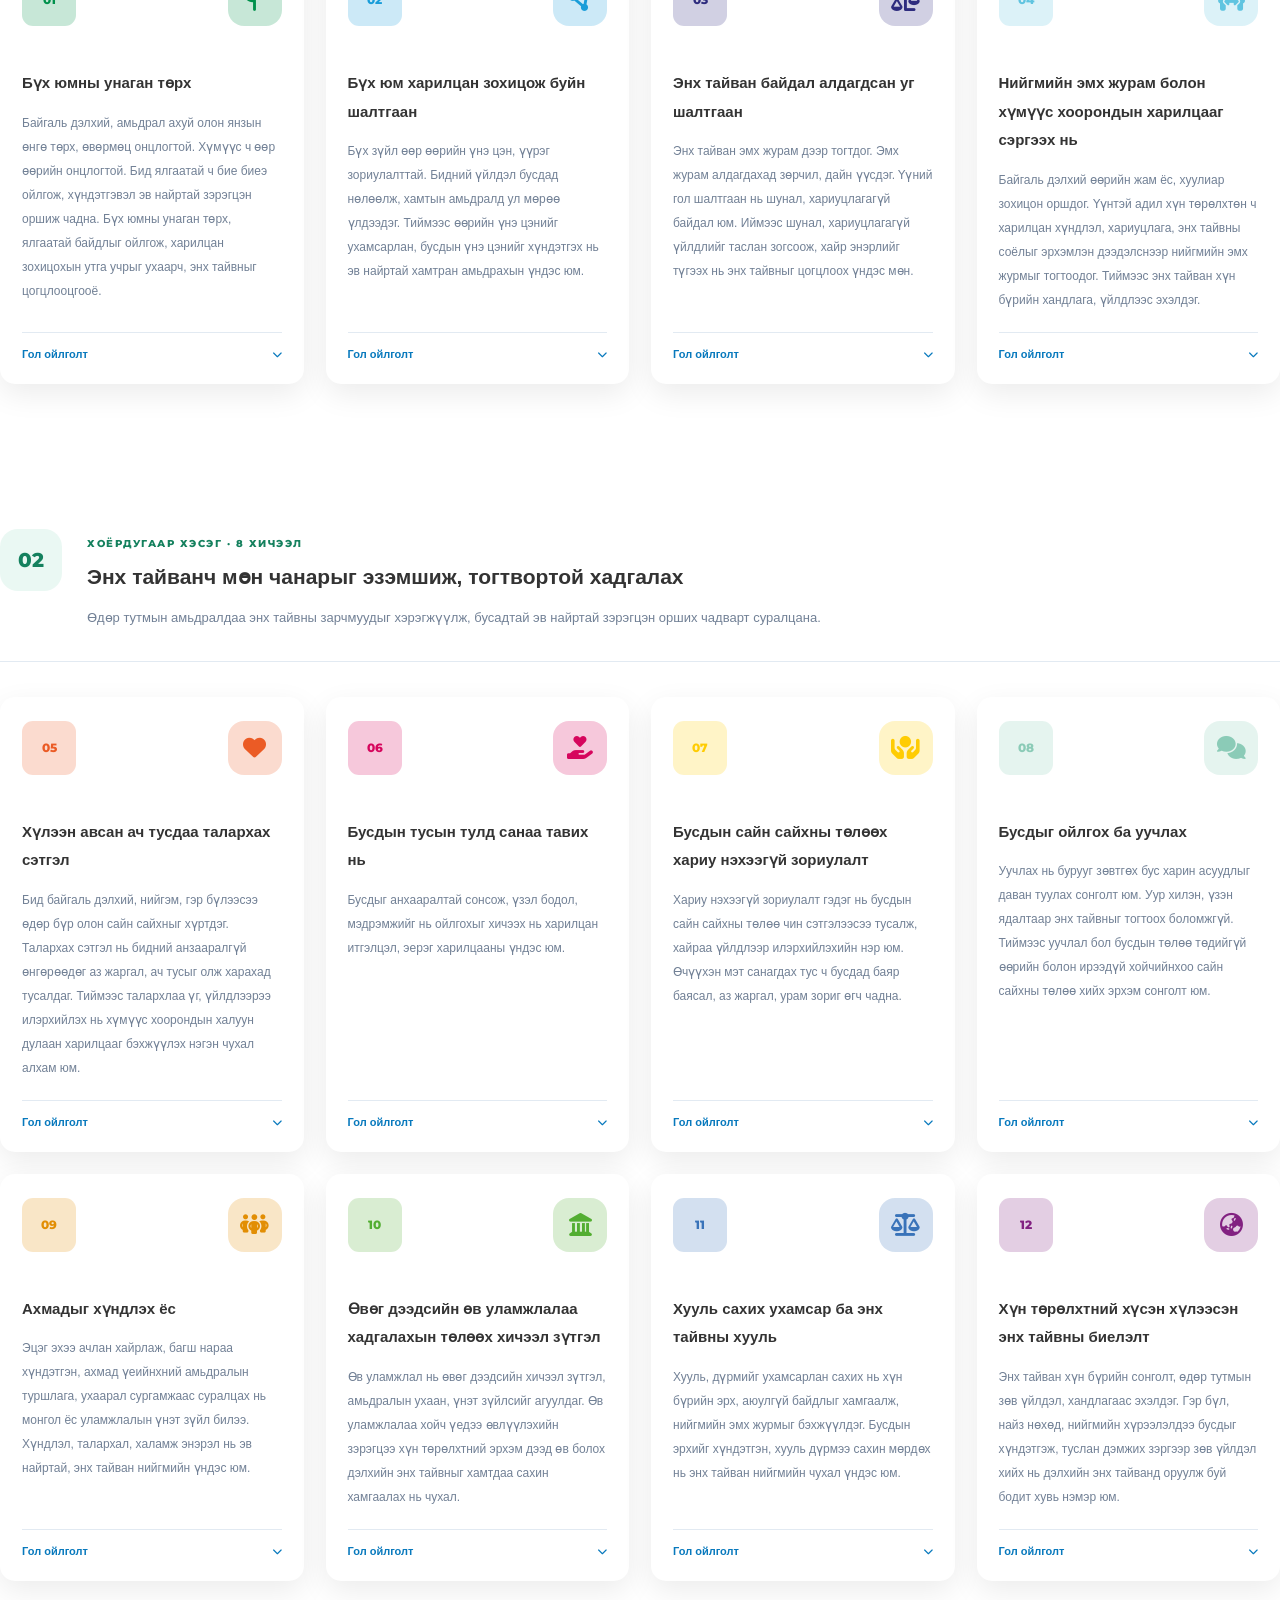
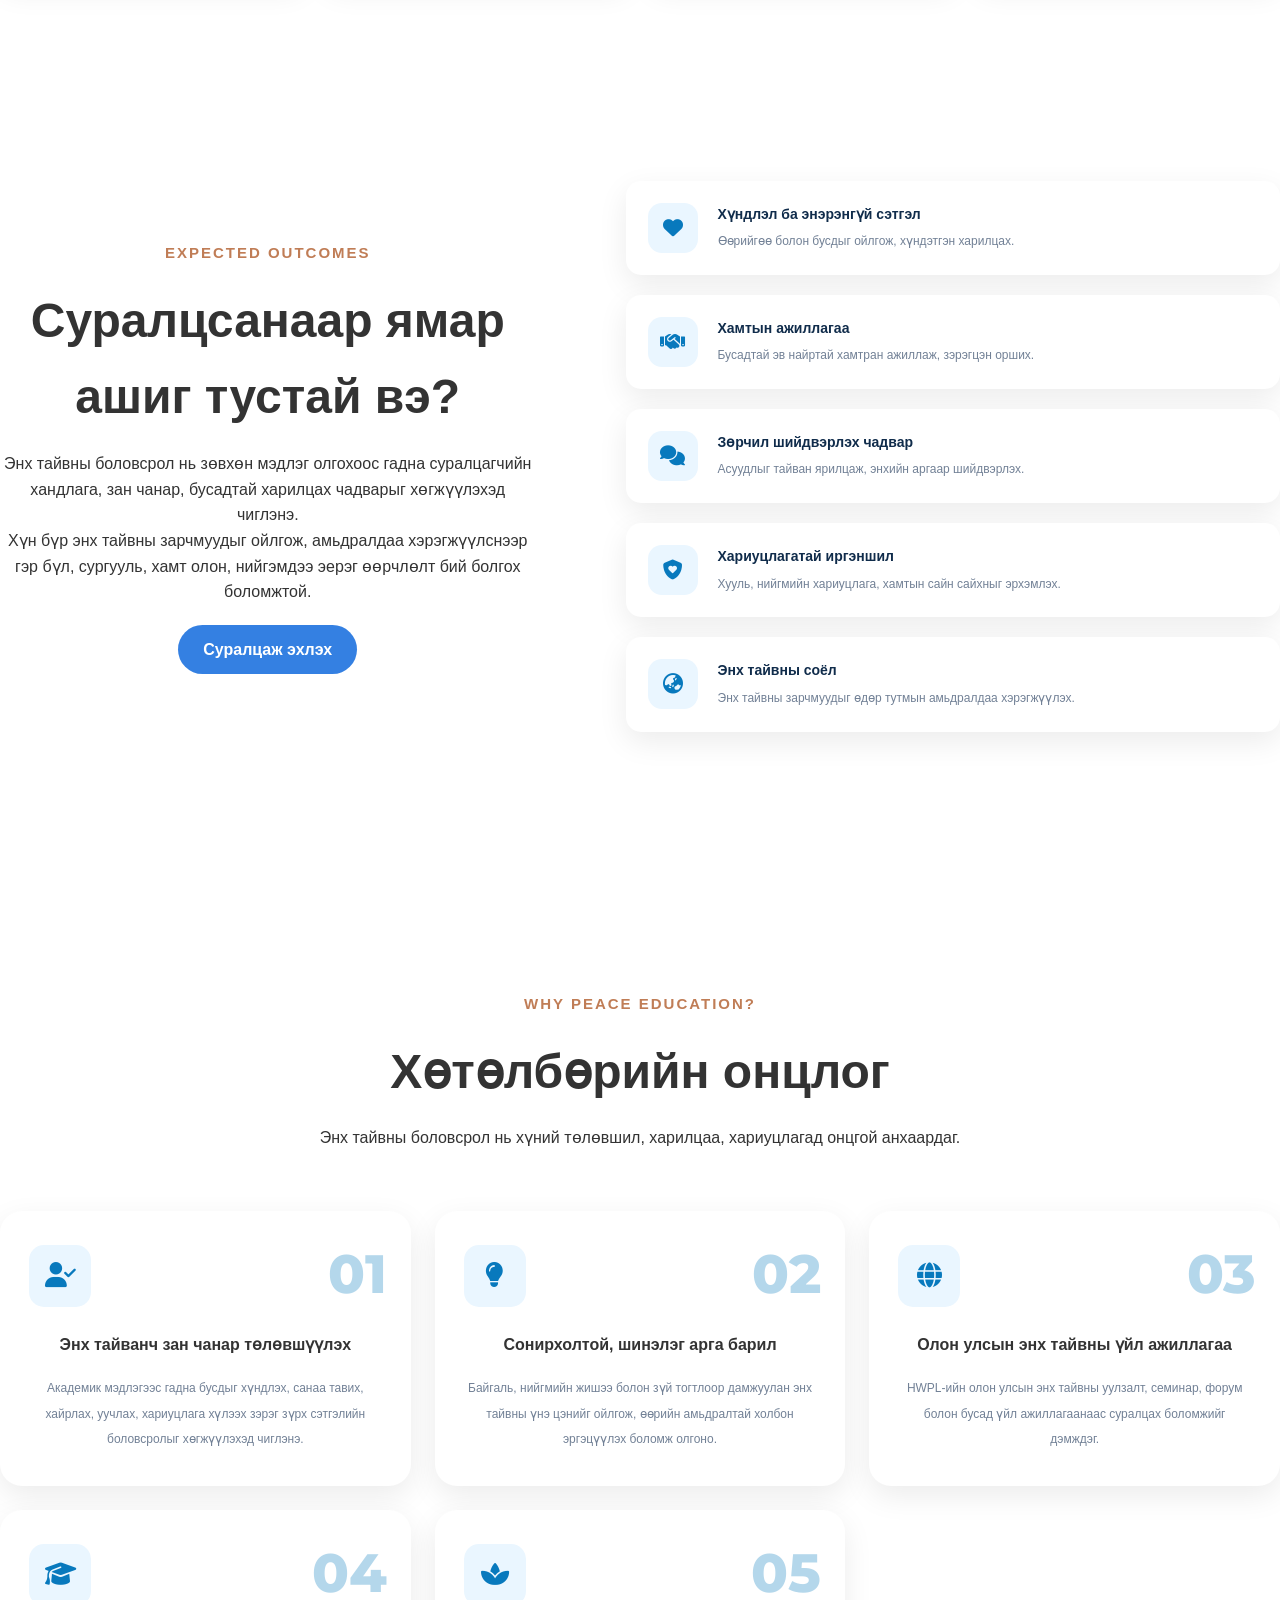
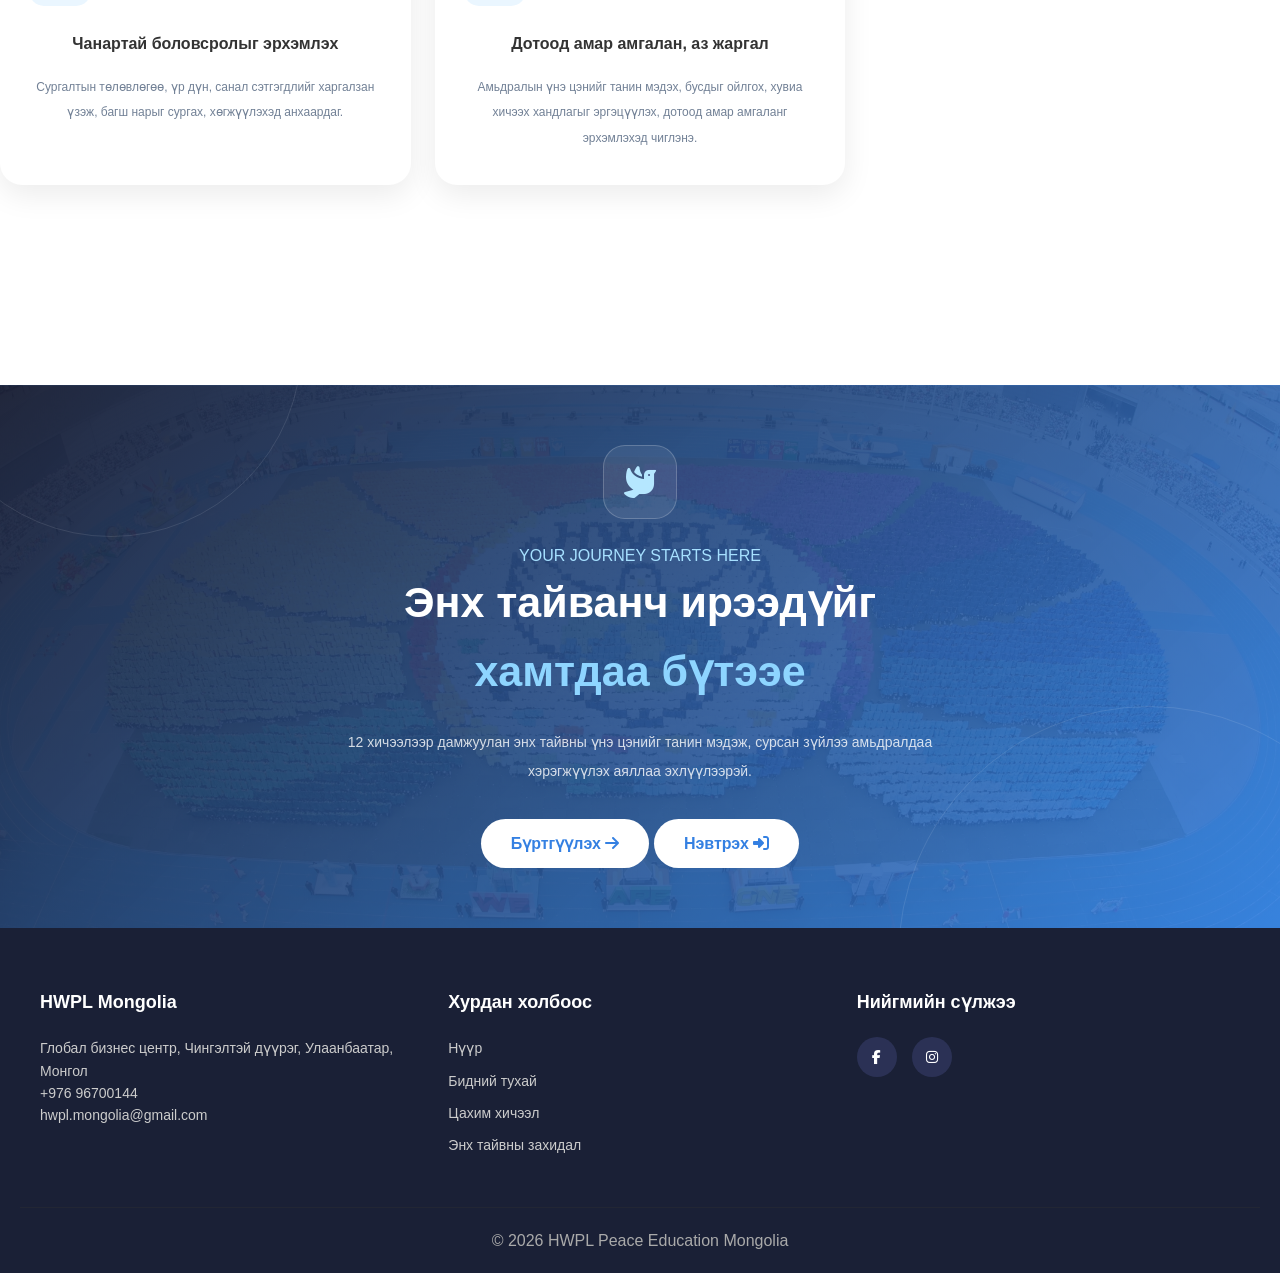
<file: PE.html>
<!DOCTYPE html>
<html lang="mn">
<head>
    <meta charset="UTF-8">
    <meta name="viewport" content="width=device-width, initial-scale=1.0">
    <title>Энх тайвны боловсрол - Peace Education</title>
    <link rel="stylesheet" href="PE_style.css">
    <link rel="stylesheet" href="https://cdnjs.cloudflare.com/ajax/libs/font-awesome/6.5.0/css/all.min.css">
    <meta name="description"
          content="HWPL-ийн Энх тайвны боловсролын хөтөлбөр, 12 хичээл, сургалтын зорилго, бүтэц болон онцлогтой танилцана уу.">

    <!-- Google Fonts -->
    <link rel="preconnect" href="https://fonts.googleapis.com">
    <link rel="preconnect" href="https://fonts.gstatic.com" crossorigin>
    <link href="https://fonts.googleapis.com/css2?family=Montserrat:wght@400;500;600;700;800&family=Noto+Sans+Mongolian:wght@400;500;600;700&display=swap"
          rel="stylesheet">

</head>
<body>

<div id="header"></div>

    <main>

        <!-- =========================
             HERO SECTION
        ========================== -->

        <section id="pe-hero">
            <div class="pe-hero-layer pe-hero-bg"></div>
            <div class="pe-hero-overlay"></div>

            <div class="pe-hero-content">
                <h1>
                    HWPL Энх тайвны боловсрол
                </h1>
                <p>
                    Өөрийгөө болон бусдыг хүндэтгэж, эв эетэй зэрэгцэн орших,
                    энх тайвны үнэ цэнийг <br>өдөр тутмын амьдралдаа хэрэгжүүлэх
                    12 хичээл бүхий боловсролын хөтөлбөр.
                </p>
            </div>

        </section>

        <!-- =========================
             WHAT IS PEACE EDUCATION
        ========================== -->

        <section  id="about-pe">
            <div class="about-pe-container">
                <div class="about-pe-text">
                    <p class="about-pe-label">ABOUT PEACE EDUCATION</p>
                    <h2>
                        Энх тайвны боловсрол гэж юу вэ?
                    </h2>
                    <p>
                        Энх тайванч зан чанар, харилцан хүндлэл,
                        хариуцлагатай байдлыг төлөвшүүлэх боловсрол.
                    </p>
                </div>

                <div class="about-pe-grid">
                    <div class="about-pe-visual">
                        <div class="about-pe-image">
                            <div class="about-pe-icon">
                                <i class="fa-solid fa-dove"></i>
                            </div>
                            <span class="about-pe-image-caption">
                                EDUCATION FOR PEACE
                            </span>
                        </div>
                        <div class="about-pe-quote">
                            <i class="fa-solid fa-quote-left"></i>
                            <p>
                                Энх тайван нь зөвхөн хүсэл мөрөөдөл биш,
                                бидний өдөр тутмын харилцаа,
                                үйлдлээр бий болдог соёл юм.
                            </p>
                        </div>
                    </div>

                    <div class="about-pe-content">
                        <h3>
                            Энх тайвны соёлыг түгээн дэлгэрүүлэх нь
                        </h3>
                        <p>
                            HWPL байгууллага нь даян дэлхийд энх тайвныг
                            тогтоож, үр хойчдоо гэрэлт ирээдүйг цогцлоон
                            байгуулж, өв болгон үлдээхийн төлөө энх тайвны
                            соёлыг түгээх олон талт кампанит ажлуудыг
                            зохион байгуулсаар ирсэн билээ.
                            Тэдгээр гол төсөл, хөтөлбөрийн нэг нь
                            <strong>Энх тайвны боловсрол</strong> юм.
                        </p>
                        <p>
                            Энэхүү хөтөлбөр нь Монгол Улсад амар амгалан,
                            хүмүүнлэг нийгмийг бүтээх, эх дэлхийгээ хайрлан
                            хамгаалах энэрэнгүй үзлийг төлөвшүүлэх,
                            сургууль, анги хамт олон, гэр бүлд эелдэг
                            найрсаг уур амьсгал бүрдүүлэхэд чиглэнэ.
                            Мөн суралцагчдад ёс зүйн боловсрол эзэмшүүлж,
                            бусдыг ойлгох, хүндлэх, хамтран ажиллах,
                            зөрчил маргааныг энхийн аргаар шийдвэрлэх
                            чадварыг хөгжүүлэхийг зорьдог.
                        </p>
                    </div>
                </div>
            </div>
        </section>


        <!-- =========================
             PROGRAM STRUCTURE
        ========================== -->

        <section id="pe-structure">
            <div class="structure-pe-container">
                <div class="structure-pe-text">
                    <p class="structure-pe-label">PROGRAM STRUCTURE</p>
                    <h2>
                        Хөтөлбөрийн бүтэц
                    </h2>
                    <p>
                        Энх тайвны боловсролын 12 хичээл нь хоорондоо
                        уялдаа холбоотой хоёр үндсэн хэсгээс бүрдэнэ.
                    </p>
                </div>

                <div class="structure-grid">
                    <article class="structure-card structure-card-one">
                        <div class="structure-number">01</div>
                        <div class="structure-icon">
                            <i class="fa-solid fa-leaf"></i>
                        </div>
                        <span class="structure-label">
                            ХИЧЭЭЛ 01–04
                        </span>
                        <h3>
                            Энх тайвны утга учир,
                            үнэ цэнийг танин мэдэх
                        </h3>
                        <p>
                            Байгаль, нийгмийн зүй тогтол, харилцан зохицол,
                            тэнцвэрт байдал, хамтран орших зарчмуудаас
                            энх тайвны утга учрыг танин мэднэ.
                        </p>
                    </article>

                    <article class="structure-card structure-card-two">
                        <div class="structure-number">02</div>
                        <div class="structure-icon">
                            <i class="fa-solid fa-handshake-angle"></i>
                        </div>
                        <span class="structure-label">
                            ХИЧЭЭЛ 05–12
                        </span>
                        <h3>
                            Энх тайванч мөн чанарыг
                            эзэмших, хадгалах
                        </h3>
                        <p>
                            Талархах, бусдыг ойлгох, уучлах, хүндлэх,
                            хариуцлагатай байх болон зөрчлийг энхийн
                            аргаар шийдвэрлэх чадварт суралцана.
                        </p>
                    </article>
                </div>
            </div>
        </section>

        <!-- =========================
             12 LESSONS
        ========================== -->

        <section id="pe-lessons">
            <div class="pe-lessons-container">
                <div class="pe-lessons-text">
                    <span class="pe-lessons-label">THE 12 LESSONS</span>
                    <h2>
                        Энх тайвны боловсролын 12 хичээл
                    </h2>
                    <p>
                        Хичээл бүр энх тайвныг ойлгох, өөртөө төлөвшүүлэх,
                        бусадтай харилцах бодит чадварыг хөгжүүлэхэд чиглэнэ.
                    </p>
                </div>

                <!-- Part One -->

                <div class="pe-lesson-group" id="pe-lessons-part-one">
                    <div class="pe-lesson-group-heading">
                        <div class="pe-lesson-group-number">01</div>
                        <div>
                            <span>НЭГДҮГЭЭР ХЭСЭГ · 4 ХИЧЭЭЛ</span>
                            <h3>
                                Энх тайвны утга учир, үнэ цэнийг танин мэдэх
                            </h3>
                            <p>
                                Энх тайван гэж юу болох, түүнийг алдагдуулдаг
                                шалтгаан болон сэргээх арга замыг судална.
                            </p>
                        </div>
                    </div>

                    <div class="pe-lessons-grid">
                        <article class="pe-lesson-card">
                            <div class="pe-lesson-card-top">
                                <span class="pe-lesson-number">01</span>
                                <div class="pe-lesson-icon">
                                    <i class="fa-solid fa-seedling"></i>
                                </div>
                            </div>
                            <h4>Бүх юмны унаган төрх</h4>
                            <p>
                               Байгаль дэлхий, амьдрал ахуй олон янзын өнгө төрх, өвөрмөц онцлогтой. 
                               Хүмүүс ч өөр өөрийн онцлогтой. Бид ялгаатай ч бие биеэ ойлгож, 
                               хүндэтгэвэл эв найртай зэрэгцэн оршиж чадна. 
                               Бүх юмны унаган төрх, ялгаатай байдлыг ойлгож, харилцан зохицохын 
                               утга учрыг ухаарч, энх тайвныг цогцлооцгооё.
                            </p>
                            <button class="pe-lesson-expand"
                                    type="button"
                                    aria-expanded="false">
                                Гол ойлголт
                                <i class="fa-solid fa-chevron-down"></i>
                            </button>
                            <div class="pe-lesson-details" hidden>
                                <p>
                                    <strong>Олон янз байдал</strong> - Ялгаатай байх нь байгалийн жам ёс.<br>
                                    <strong>Харилцан зохицол</strong> - Өөр өөрийн өнгө, эгшигтэй аялгуу нийлж, нэгэн цогц бүтээл болдог найрал хөгжим мэт.<br>
                                    <strong>Зэрэгцэн орших</strong> - Мод, мөөг хоёрын адил харилцан түшиглэж, бие биеийнхээ оршихуйг тэтгэн амьдрах ухаан.
                                </p>
                            </div>
                        </article>

                        <article class="pe-lesson-card">
                            <div class="pe-lesson-card-top">
                                <span class="pe-lesson-number">02</span>
                                <div class="pe-lesson-icon">
                                    <i class="fa-solid fa-circle-nodes"></i>
                                </div>
                            </div>
                            <h4>Бүх юм харилцан зохицож буйн шалтгаан</h4>
                            <p>
                                Бүх зүйл өөр өөрийн үнэ цэн, үүрэг зориулалттай. 
                                Бидний үйлдэл бусдад нөлөөлж, хамтын амьдралд ул мөрөө үлдээдэг. 
                                Тиймээс өөрийн үнэ цэнийг ухамсарлан, бусдын үнэ цэнийг хүндэтгэх нь 
                                эв найртай хамтран амьдрахын үндэс юм.
                            </p>
                            <button class="pe-lesson-expand"
                                    type="button"
                                    aria-expanded="false">
                                Гол ойлголт
                                <i class="fa-solid fa-chevron-down"></i>
                            </button>
                            <div class="pe-lesson-details" hidden>
                                <p>
                                    <strong>Миний үнэ цэн</strong> - Энэ хорвоод хүн болон мэндэлсэн нь эрхэм хувь заяа. Би өөрийн өвөрмөц онцлог, үнэ цэнээ танин мэдэх нь чухал.<br>
                                    <strong>Бусдад үзүүлэх нөлөө</strong> - Миний үг, үйлдэл бусдын сэтгэл, амьдралд нөлөөлдгийг ухамсарлах.<br>
                                    <strong>Миний үүрэг, хариуцлага</strong> - Өөрийн үүрэг хариуцлагаа ухамсарлаж, бусадтай эв найртай ажиллаж, амьдрахын төлөө хичээл зүтгэл гаргах.
                                </p>
                            </div>
                        </article>

                        <article class="pe-lesson-card">
                            <div class="pe-lesson-card-top">
                                <span class="pe-lesson-number">03</span>
                                <div class="pe-lesson-icon">
                                    <i class="fa-solid fa-scale-unbalanced"></i>
                                </div>
                            </div>
                            <h4>Энх тайван байдал алдагдсан уг шалтгаан</h4>
                            <p>
                                Энх тайван эмх журам дээр тогтдог. Эмх журам алдагдахад зөрчил, дайн үүсдэг.  Үүний гол шалтгаан нь шунал, хариуцлагагүй байдал юм. Иймээс шунал, хариуцлагагүй үйлдлийг таслан зогсоож, хайр энэрлийг түгээх нь энх тайвныг цогцлоох үндэс мөн.
                            </p>
                            <button class="pe-lesson-expand"
                                    type="button"
                                    aria-expanded="false">
                                Гол ойлголт
                                <i class="fa-solid fa-chevron-down"></i>
                            </button>
                            <div class="pe-lesson-details" hidden>
                                <p>
                                    <strong>Энх тайван ба эмх журам</strong> - Эмх журам нь хүний амь нас, аюулгүй байдлыг хамгаалж, амар тайван амьдрах нөхцөлийг бүрдүүлдэг.<br>
                                    <strong>Шунал</strong> - Өөртөө хэт ихийг хурааж, хүртэх гэсэн хязгааргүй хүсэл нь зөрчил, үл ойлголцлын үндэс болдог.<br>
                                    <strong>Хайр</strong> - Бусдыг өөрийн адил эрхэмлэн дээдэлж, сайн сайхныг хүсэх сэтгэл нь энх тайвны үрийг соёолуулдаг.
                                </p>
                            </div>
                        </article>

                        <article class="pe-lesson-card">
                            <div class="pe-lesson-card-top">
                                <span class="pe-lesson-number">04</span>
                                <div class="pe-lesson-icon">
                                    <i class="fa-solid fa-people-arrows-left-right"></i>
                                </div>
                            </div>
                            <h4>
                                Нийгмийн эмх журам болон хүмүүс
                                хоорондын харилцааг сэргээх нь
                            </h4>
                            <p>
                                Байгаль дэлхий өөрийн жам ёс, хуулиар зохицон оршдог. Үүнтэй адил хүн төрөлхтөн ч харилцан хүндлэл, хариуцлага, энх тайвны соёлыг эрхэмлэн дээдэлснээр нийгмийн эмх журмыг тогтоодог. Тиймээс энх тайван хүн бүрийн хандлага, үйлдлээс эхэлдэг.
                            </p>
                            <button class="pe-lesson-expand"
                                    type="button"
                                    aria-expanded="false">
                                Гол ойлголт
                                <i class="fa-solid fa-chevron-down"></i>
                            </button>
                            <div class="pe-lesson-details" hidden>
                                <p>
                                    <strong>Байгалийн эмх журам</strong> - Нарны аймаг, Фибоначчийн тоон дараалал зэрэг нь байгаль дахь зүй тогтол, зохирлыг илтгэнэ.<br>
                                    <strong>Нийгэм дэх эмх журам</strong> - Гэр бүлээс эхлэн улс орон, улмаар дэлхий дахинд харилцан хүндлэл, хариуцлага, хамтын ажиллагаагаар эмх журмыг тогтооно.<br>
                                    <strong>Энх тайван дэлхий</strong> - Хүн бүр өдөр тутмын хандлага, үйлдлээрээ энх тайвны соёлыг эрхэмлэн, хэрэгжүүлэхээс дэлхийн энх тайван эхэлнэ.
                                </p>
                            </div>
                        </article>
                    </div>
                </div>

                <!-- Part Two -->

                <div class="pe-lesson-group pe-second-lesson-group"
                     id="pe-lessons-part-two">
                    <div class="pe-lesson-group-heading">
                        <div class="pe-lesson-group-number">02</div>
                        <div>
                            <span>ХОЁРДУГААР ХЭСЭГ · 8 ХИЧЭЭЛ</span>
                            <h3>
                                Энх тайванч мөн чанарыг эзэмшиж,
                                тогтвортой хадгалах
                            </h3>
                            <p>
                                Өдөр тутмын амьдралдаа энх тайвны
                                зарчмуудыг хэрэгжүүлж, бусадтай эв
                                найртай зэрэгцэн орших чадварт суралцана.
                            </p>
                        </div>
                    </div>

                    <div class="pe-lessons-grid">
                        <article class="pe-lesson-card">
                            <div class="pe-lesson-card-top">
                                <span class="pe-lesson-number">05</span>
                                <div class="pe-lesson-icon">
                                    <i class="fa-solid fa-heart"></i>
                                </div>
                            </div>
                            <h4>Хүлээн авсан ач тусдаа талархах сэтгэл</h4>
                            <p>
                                Бид байгаль дэлхий, нийгэм, гэр бүлээсээ өдөр бүр 
                                олон сайн сайхныг хүртдэг. Талархах сэтгэл нь бидний анзааралгүй 
                                өнгөрөөдөг аз жаргал, ач тусыг олж харахад тусалдаг. Тиймээс талархлаа үг, үйлдлээрээ илэрхийлэх нь хүмүүс хоорондын халуун дулаан харилцааг бэхжүүлэх нэгэн чухал алхам юм.
                            </p>
                            <button class="pe-lesson-expand"
                                    type="button"
                                    aria-expanded="false">
                                Гол ойлголт
                                <i class="fa-solid fa-chevron-down"></i>
                            </button>
                            <div class="pe-lesson-details" hidden>
                                <p>
                                    <strong>Ач тусаа санах</strong> - Бусдын тус, сайн үйлсийг анзаарч, талархлаа үг, үйлдлээр илэрхийлэх.<br>
                                    <strong>Талархлын ач тус</strong> - Талархах сэтгэл бидний сэтгэл санаа, бие махбодийг тэтгэж, харилцааг илүү эерэг болгодог.<br>
                                    <strong>Талархлыг дадал болгох</strong> - Талархаж явдаг зүйлээ бичиж тэмдэглэх, бусадтай хуваалцах замаар өдөр тутмын хэвшил болгох.
                                </p>
                            </div>
                        </article>

                        <article class="pe-lesson-card">
                            <div class="pe-lesson-card-top">
                                <span class="pe-lesson-number">06</span>
                                <div class="pe-lesson-icon">
                                    <i class="fa-solid fa-hand-holding-heart"></i>
                                </div>
                            </div>
                            <h4>Бусдын тусын тулд санаа тавих нь</h4>
                            <p>
                                Бусдыг анхааралтай сонсож, үзэл бодол, мэдрэмжийг нь ойлгохыг хичээх нь харилцан итгэлцэл, эерэг харилцааны үндэс юм.
                            </p>
                            <button class="pe-lesson-expand"
                                    type="button"
                                    aria-expanded="false">
                                Гол ойлголт
                                <i class="fa-solid fa-chevron-down"></i>
                            </button>
                            <div class="pe-lesson-details" hidden>
                                <p>
                                    <strong>Яагаад бусдад санаа тавих вэ?</strong> - Бусдыг ойлгож, хүндэтгэх нь зөрчил, үл ойлголцлыг багасгаж, эв найрамдлыг бэхжүүлнэ.<br>
                                    <strong>Санаа тавихын ач тус</strong> - Бусдад санаа тавих нь аз жаргалыг нэмэгдүүлж, сэтгэл санаа болон эрүүл мэндэд эергээр нөлөөлнө.<br>
                                    <strong>Хэрхэн санаа тавих вэ?</strong> - Өөрийгөө бусдын оронд тавьж, тэдний мэдрэмж, үзэл бодлыг ойлгохыг хичээх.
                                </p>
                            </div>
                        </article>

                        <article class="pe-lesson-card">
                            <div class="pe-lesson-card-top">
                                <span class="pe-lesson-number">07</span>
                                <div class="pe-lesson-icon">
                                    <i class="fa-solid fa-hands-holding-circle"></i>
                                </div>
                            </div>
                            <h4>Бусдын сайн сайхны төлөөх хариу нэхээгүй зориулалт</h4>
                            <p>
                                Хариу нэхээгүй зориулалт гэдэг нь бусдын сайн сайхны төлөө чин сэтгэлээсээ тусалж, хайраа үйлдлээр илэрхийлэхийн нэр юм. Өчүүхэн мэт санагдах тус ч бусдад баяр баясал, аз жаргал, урам зориг өгч чадна.
                            </p>
                            <button class="pe-lesson-expand"
                                    type="button"
                                    aria-expanded="false">
                                Гол ойлголт
                                <i class="fa-solid fa-chevron-down"></i>
                            </button>
                            <div class="pe-lesson-details" hidden>
                                <p>
                                    <strong>Миний аз жаргал</strong> - Бусдын чин сэтгэлийн тус, дэмжлэгтэй салшгүй холбоотой.<br>
                                    <strong>Зориулалтын үнэ цэн</strong> - Бусдын сайн сайхны төлөөх сэтгэл, үйлс нь хүнлэг харилцаа, зөв хандлага, энх тайвны соёлыг түгээнэ.<br>
                                    <strong>Хувиа хичээх сэтгэлийг дарах</strong> - Эв эеийг эрхэмлэн, бусдын сайн сайхны төлөөх үйлдлүүдийг тогтмол хийж хэвших.
                                </p>
                            </div>
                        </article>

                        <article class="pe-lesson-card">
                            <div class="pe-lesson-card-top">
                                <span class="pe-lesson-number">08</span>
                                <div class="pe-lesson-icon">
                                    <i class="fa-solid fa-comments"></i>
                                </div>
                            </div>
                            <h4>Бусдыг ойлгох ба уучлах</h4>
                            <p>
                                Уучлах нь бурууг зөвтгөх бус харин асуудлыг даван туулах сонголт юм. Уур хилэн, үзэн ядалтаар энх тайвныг тогтоох боломжгүй. Тиймээс уучлал бол бусдын төлөө төдийгүй өөрийн болон ирээдүй хойчийнхоо сайн сайхны төлөө хийх эрхэм сонголт юм.
                            </p>
                            <button class="pe-lesson-expand"
                                    type="button"
                                    aria-expanded="false">
                                Гол ойлголт
                                <i class="fa-solid fa-chevron-down"></i>
                            </button>
                            <div class="pe-lesson-details" hidden>
                                <p>
                                    <strong>Уучлал ба энх тайван</strong> - Хүн бүр алдаа гаргаж болдгийг ойлгон хүлээн зөвшөөрч, бусдыг ойлгохыг хичээх нь эвлэрэл, энх тайвны эхлэл юм.<br>
                                    <strong>Уучлалын үлгэр жишээ</strong> - Абрахам Линкольн, Вилли Брандт болон Өмнөд Африкийн эвлэрлийн туршлагаас уучлал, ойлголцол, эв нэгдлийн үнэ цэнийг суралцах.<br>
                                    <strong>Уучлалыг амьдралдаа хэрэгжүүлэх</strong> - Уучлах сэтгэлийг өдөр тутмын харилцаандаа хэвшүүлэхийн тулд хичээл зүтгэл гаргах.
                                </p>
                            </div>
                        </article>

                        <article class="pe-lesson-card">
                            <div class="pe-lesson-card-top">
                                <span class="pe-lesson-number">09</span>
                                <div class="pe-lesson-icon">
                                <i class="fa-solid fa-people-group"></i>
                                </div>
                            </div>
                            <h4>Ахмадыг хүндлэх ёс</h4>
                            <p>
                                Эцэг эхээ ачлан хайрлаж, багш нараа хүндэтгэн, ахмад үеийнхний амьдралын туршлага, ухаарал сургамжаас суралцах нь монгол ёс уламжлалын үнэт зүйл билээ. Хүндлэл, талархал, халамж энэрэл нь эв найртай, энх тайван нийгмийн үндэс юм.
                            </p>
                            <button class="pe-lesson-expand"
                                    type="button"
                                    aria-expanded="false">
                                Гол ойлголт
                                <i class="fa-solid fa-chevron-down"></i>
                            </button>
                            <div class="pe-lesson-details" hidden>
                                <p>
                                    <strong>Ачлан элбэрэх ёс</strong> - Эцэг эхээ хайрлан хүндэтгэж,  ачлал энэрлээр хариу барих.<br>
                                    <strong>Хүндлэн бишрэх ёс</strong> - Багшийнхаа эрдэм мэдлэг, үлгэр дуурайлаас нь суралцах.<br>
                                    <strong>Ахмадаа хүндлэх ёс</strong> -  Ахмад үеийнхний амьдралын ухаан, туршлага, сургамжийг эрхэмлэн дээдэлж, анхаарал халамж тавих.
                                </p>
                            </div>
                        </article>

                        <article class="pe-lesson-card">
                            <div class="pe-lesson-card-top">
                                <span class="pe-lesson-number">10</span>
                                <div class="pe-lesson-icon">
                                    <i class="fa-solid fa-landmark"></i>
                                </div>
                            </div>
                            <h4>
                                Өвөг дээдсийн өв уламжлалаа хадгалахын төлөөх 
                                хичээл зүтгэл
                            </h4>
                            <p>
                                Өв уламжлал нь өвөг дээдсийн хичээл зүтгэл, амьдралын ухаан, үнэт зүйлсийг агуулдаг. Өв уламжлалаа хойч үедээ өвлүүлэхийн зэрэгцээ хүн төрөлхтний эрхэм дээд өв болох дэлхийн энх тайвныг хамтдаа сахин хамгаалах нь чухал.
                            </p>
                            <button class="pe-lesson-expand"
                                    type="button"
                                    aria-expanded="false">
                                Гол ойлголт
                                <i class="fa-solid fa-chevron-down"></i>
                            </button>
                            <div class="pe-lesson-details" hidden>
                                <p>
                                    <strong>Хүн төрөлхтний өв</strong> -  Биет болон биет бус өв соёлыг хүн төрөлхтөн үеэс үед залгамжлан өвлүүлдэг.<br>
                                    <strong>Хадгалан хамгаалж, хөгжүүлэх</strong> - Өв соёлоо хамгаалж, баяжуулан хөгжүүлж, хойч үедээ өвлүүлэн үлдээх.<br>
                                    <strong>Хамгийн дээд өв</strong> - Энх тайван - Энх тайвныг эрхэмлэн хамгаалж, хүн төрөлхтний хамгийн нандин өв болгон хойч үедээ өвлүүлэх.
                                </p>
                            </div>
                        </article>

                        <article class="pe-lesson-card">
                            <div class="pe-lesson-card-top">
                                <span class="pe-lesson-number">11</span>
                                <div class="pe-lesson-icon">
                                <i class="fa-solid fa-scale-balanced"></i>
                            </div>
                            </div>
                            <h4>Хууль сахих ухамсар ба энх тайвны хууль</h4>
                            <p>
                                Хууль, дүрмийг ухамсарлан сахих нь хүн бүрийн эрх, аюулгүй байдлыг хамгаалж, нийгмийн эмх журмыг бэхжүүлдэг. Бусдын эрхийг хүндэтгэн, хууль дүрмээ сахин мөрдөх нь энх тайван нийгмийн чухал үндэс юм.
                            </p>
                            <button class="pe-lesson-expand"
                                    type="button"
                                    aria-expanded="false">
                                Гол ойлголт
                                <i class="fa-solid fa-chevron-down"></i>
                            </button>
                            <div class="pe-lesson-details" hidden>
                                <p>
                                    <strong>Хууль сахих ухамсар</strong> - Хамтдаа эв найртай амьдрахын тулд хүн бүр хуулиа ухамсарлан сахиж, бусдын эрхийг нэн тэргүүнд хүндэтгэх.<br>
                                    <strong>Энх тайвны иргэн</strong> - Хуулийг албадлагаар бус, мөс чанар, ухамсраараа сахиж, өөрийн биеэр энх тайвныг үлгэрлэн түгээгч хүн.<br>
                                    <strong>DPCW</strong> - Дайныг зогсоож, энх тайвныг тогтоох тунхаглал (10 бүлэг, 38 зүйл)
                                </p>
                            </div>
                        </article>

                        <article class="pe-lesson-card">
                            <div class="pe-lesson-card-top">
                                <span class="pe-lesson-number">12</span>
                                <div class="pe-lesson-icon">
                                    <i class="fa-solid fa-earth-asia"></i>
                                </div>
                            </div>
                            <h4>Хүн төрөлхтний хүсэн хүлээсэн энх тайвны биелэлт</h4>
                            <p>
                                Энх тайван хүн бүрийн сонголт, өдөр тутмын зөв үйлдэл, хандлагаас эхэлдэг. Гэр бүл, найз нөхөд, нийгмийн хүрээлэлдээ бусдыг хүндэтгэж, туслан дэмжих зэргээр зөв үйлдэл хийх нь дэлхийн энх тайванд оруулж буй бодит хувь нэмэр юм.
                            </p>
                            <button class="pe-lesson-expand"
                                    type="button"
                                    aria-expanded="false">
                                Гол ойлголт
                                <i class="fa-solid fa-chevron-down"></i>
                            </button>
                            <div class="pe-lesson-details" hidden>
                                <p>
                                    <strong>Зориг</strong> - Айдсаа даван туулж, нийтийн сайн сайхны төлөөх үйл хэргийг тууштай хийх зориг.<br>
                                    <strong>Энх тайвныг эрхэмлэх сэтгэл</strong> - Энх тайвны үнэ цэнийг гүн гүнзгий ухамсарлаж, сайн сайхны төлөө бусдад нөлөөлөх.<br>
                                    <strong>Энх тайвны элч болох “Би”</strong> - Энх тайван надаас эхэлнэ. Хүн бүр хандлага, үг, үйлдлээрээ энх тайвныг түгээн дэлгэрүүлэгч болж чадна.
                                </p>
                            </div>
                        </article>
                    </div>
                </div>
            </div>
        </section>


        <!-- =========================
             EXPECTED OUTCOMES
        ========================== -->

        <section id="outcomes">
            <div class="outcomes-container">
                <div class="outcomes-grid">
                    <div class="outcomes-content">
                        <span class="outcomes-label">
                            EXPECTED OUTCOMES
                        </span>
                        <h2>
                            Суралцсанаар ямар ашиг тустай вэ?
                        </h2>
                        <p>
                            Энх тайвны боловсрол нь зөвхөн мэдлэг
                            олгохоос гадна суралцагчийн хандлага,
                            зан чанар, бусадтай харилцах чадварыг
                            хөгжүүлэхэд чиглэнэ.
                        </p>
                        <p>
                            Хүн бүр энх тайвны зарчмуудыг ойлгож,
                            амьдралдаа хэрэгжүүлснээр гэр бүл,
                            сургууль, хамт олон, нийгэмдээ эерэг
                            өөрчлөлт бий болгох боломжтой.
                        </p>
                        <a href="register.html" class="outcomes-btn">
                            Суралцаж эхлэх
                        </a>
                    </div>

                    <div class="outcomes-list">
                        <div class="outcome-item">
                            <div class="outcome-icon">
                                <i class="fa-solid fa-heart"></i>
                            </div>
                            <div>
                                <h4>Хүндлэл ба энэрэнгүй сэтгэл</h4>
                                <p>
                                    Өөрийгөө болон бусдыг ойлгож,
                                    хүндэтгэн харилцах.
                                </p>
                            </div>
                        </div>

                        <div class="outcome-item">
                            <div class="outcome-icon">
                                <i class="fa-solid fa-handshake"></i>
                            </div>
                            <div>
                                <h4>Хамтын ажиллагаа</h4>
                                <p>
                                    Бусадтай эв найртай хамтран
                                    ажиллаж, зэрэгцэн орших.
                                </p>
                            </div>
                        </div>

                        <div class="outcome-item">
                            <div class="outcome-icon">
                                <i class="fa-solid fa-comments"></i>
                            </div>
                            <div>
                                <h4>Зөрчил шийдвэрлэх чадвар</h4>
                                <p>
                                    Асуудлыг тайван ярилцаж,
                                    энхийн аргаар шийдвэрлэх.
                                </p>
                            </div>
                        </div>

                        <div class="outcome-item">
                            <div class="outcome-icon">
                                <i class="fa-solid fa-shield-heart"></i>
                            </div>
                            <div>
                                <h4>Хариуцлагатай иргэншил</h4>
                                <p>
                                    Хууль, нийгмийн хариуцлага,
                                    хамтын сайн сайхныг эрхэмлэх.
                                </p>
                            </div>
                        </div>

                        <div class="outcome-item">
                            <div class="outcome-icon">
                                <i class="fa-solid fa-earth-asia"></i>
                            </div>
                            <div>
                                <h4>Энх тайвны соёл</h4>
                                <p>
                                    Энх тайвны зарчмуудыг өдөр
                                    тутмын амьдралдаа хэрэгжүүлэх.
                                </p>
                            </div>
                        </div>
                    </div>
                </div>
            </div>
        </section>


        <!-- =========================
             PROGRAM FEATURES
        ========================== -->

        <section id="features">
            <div class="features-container">
                <div class="features-text">
                    <span class="features-label">WHY PEACE EDUCATION?</span>
                    <h2>
                        Хөтөлбөрийн онцлог
                    </h2>
                    <p>
                        Энх тайвны боловсрол нь хүний төлөвшил,
                        харилцаа, хариуцлагад онцгой анхаардаг.
                    </p>
                </div>

                <div class="features-grid">
                    <article class="feature-card">
                        <div class="feature-icon">
                            <i class="fa-solid fa-user-check"></i>
                        </div>
                        <span class="feature-number">01</span>
                        <h3>
                            Энх тайванч зан чанар төлөвшүүлэх
                        </h3>
                        <p>
                            Академик мэдлэгээс гадна бусдыг хүндлэх,
                            санаа тавих, хайрлах, уучлах, хариуцлага
                            хүлээх зэрэг зүрх сэтгэлийн боловсролыг
                            хөгжүүлэхэд чиглэнэ.
                        </p>
                    </article>

                    <article class="feature-card">
                        <div class="feature-icon">
                            <i class="fa-solid fa-lightbulb"></i>
                        </div>
                        <span class="feature-number">02</span>
                        <h3>
                            Сонирхолтой, шинэлэг арга барил
                        </h3>
                        <p>
                            Байгаль, нийгмийн жишээ болон зүй
                            тогтлоор дамжуулан энх тайвны үнэ
                            цэнийг ойлгож, өөрийн амьдралтай
                            холбон эргэцүүлэх боломж олгоно.
                        </p>
                    </article>

                    <article class="feature-card">
                        <div class="feature-icon">
                            <i class="fa-solid fa-globe"></i>
                        </div>
                        <span class="feature-number">03</span>
                        <h3>
                            Олон улсын энх тайвны үйл ажиллагаа
                        </h3>
                        <p>
                            HWPL-ийн олон улсын энх тайвны уулзалт,
                            семинар, форум болон бусад үйл
                            ажиллагаанаас суралцах боломжийг
                            дэмждэг.
                        </p>
                    </article>

                    <article class="feature-card">
                        <div class="feature-icon">
                            <i class="fa-solid fa-graduation-cap"></i>
                        </div>
                        <span class="feature-number">04</span>
                        <h3>
                            Чанартай боловсролыг эрхэмлэх
                        </h3>
                        <p>
                            Сургалтын төлөвлөгөө, үр дүн,
                            санал сэтгэгдлийг харгалзан үзэж,
                            багш нарыг сургах, хөгжүүлэхэд
                            анхаардаг.
                        </p>
                    </article>

                    <article class="feature-card">
                        <div class="feature-icon">
                            <i class="fa-solid fa-spa"></i>
                        </div>
                        <span class="feature-number">05</span>
                        <h3>
                            Дотоод амар амгалан, аз жаргал
                        </h3>
                        <p>
                            Амьдралын үнэ цэнийг танин мэдэх,
                            бусдыг ойлгох, хувиа хичээх хандлагыг
                            эргэцүүлэх, дотоод амар амгаланг
                            эрхэмлэхэд чиглэнэ.
                        </p>
                    </article>
                </div>
            </div>
        </section>


        <!-- =========================
             CALL TO ACTION
        ========================== -->

        <section id="pe-cta">
            <div class="cta-container">
                <div class="cta-content">
                    <div class="cta-icon">
                        <i class="fa-solid fa-dove"></i>
                    </div>
                    <span class="cta-label">
                        YOUR JOURNEY STARTS HERE
                    </span>
                    <h2>
                        Энх тайванч ирээдүйг
                        <span>хамтдаа бүтээе</span>
                    </h2>
                    <p>
                        12 хичээлээр дамжуулан энх тайвны үнэ цэнийг
                        танин мэдэж, сурсан зүйлээ амьдралдаа
                        хэрэгжүүлэх аяллаа эхлүүлээрэй.
                    </p>
                    <div class="cta-buttons">
                        <a href="register.html" class="cta-btn">
                            Бүртгүүлэх
                            <i class="fa-solid fa-arrow-right"></i>
                        </a>
                        <a href="login.html" class="cta-btn">
                            Нэвтрэх
                            <i class="fa-solid fa-right-to-bracket"></i>
                        </a>
                    </div>
                </div>
            </div>
        </section>
    </main>

    <!-- JavaScript -->
    <script src="PE.js" defer></script>

<div id="footer"></div>

<script src="load.js"></script>

</body>
</html>
</file>
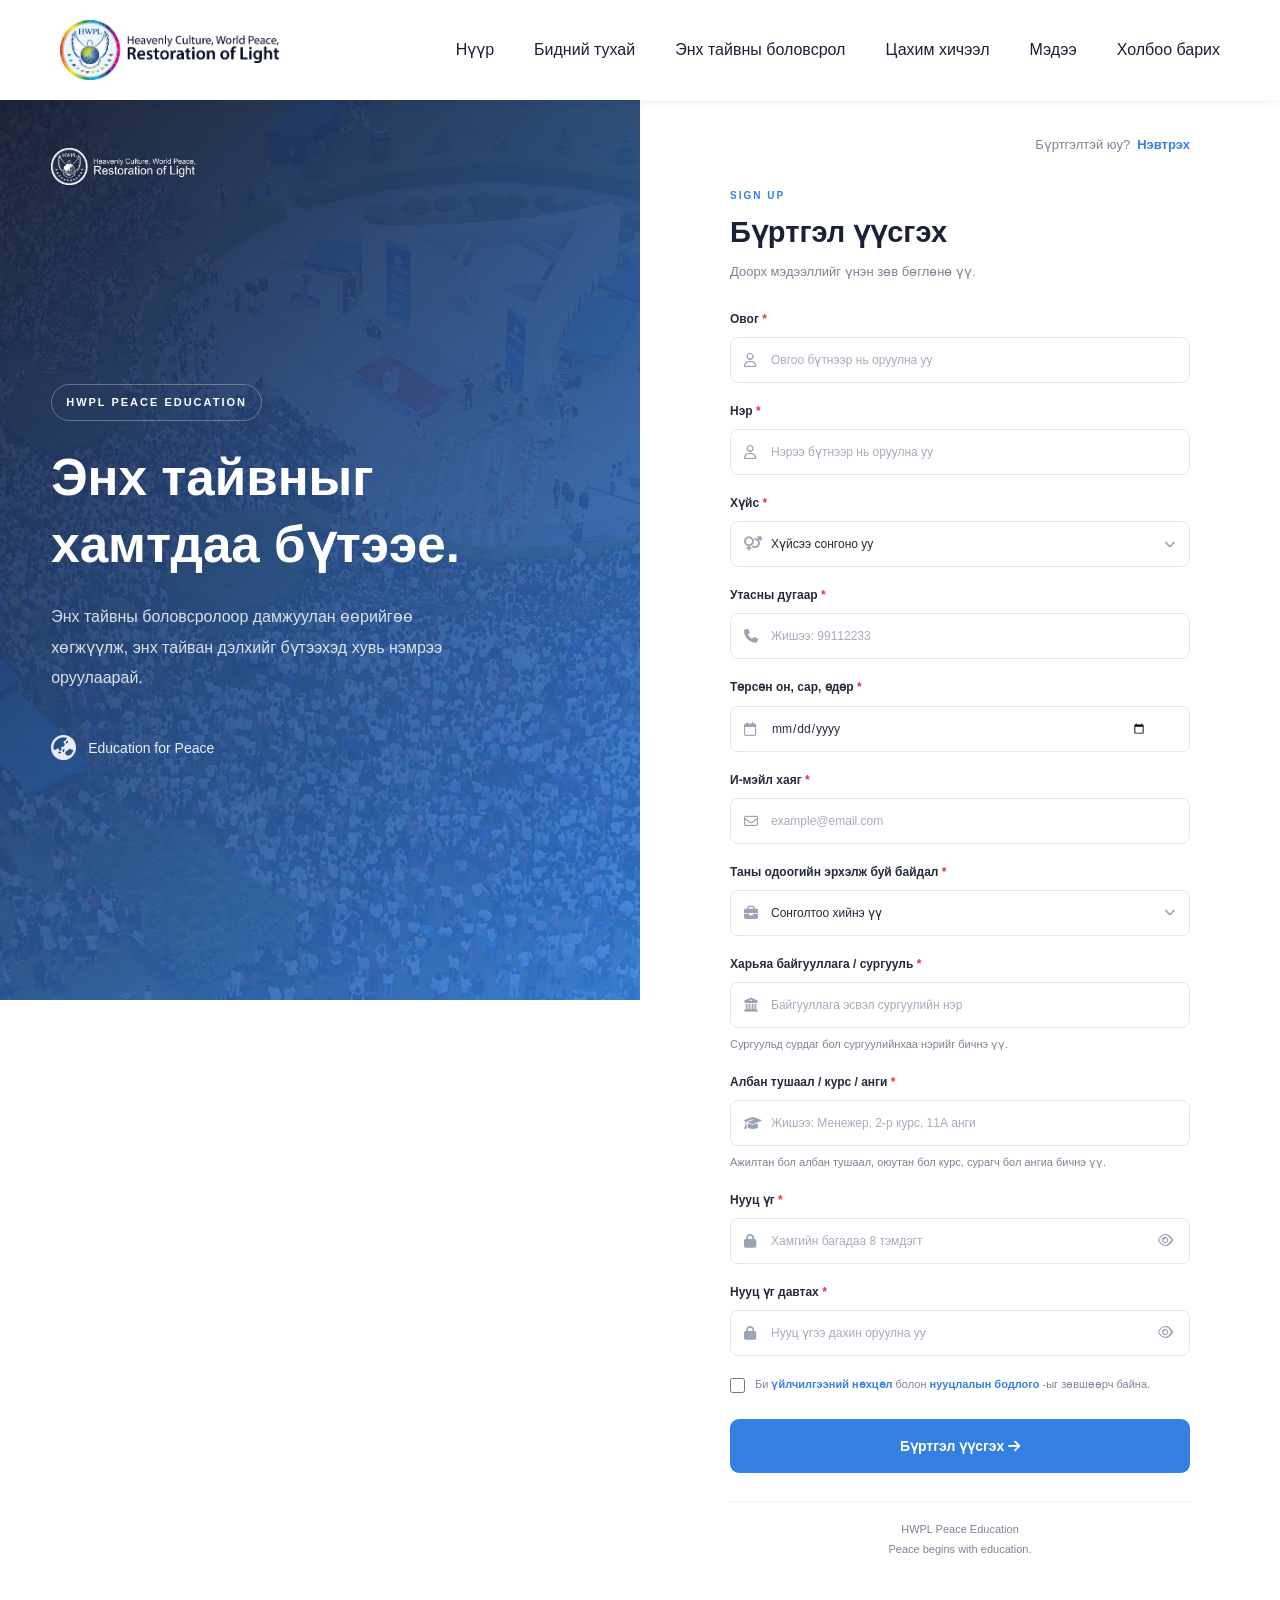
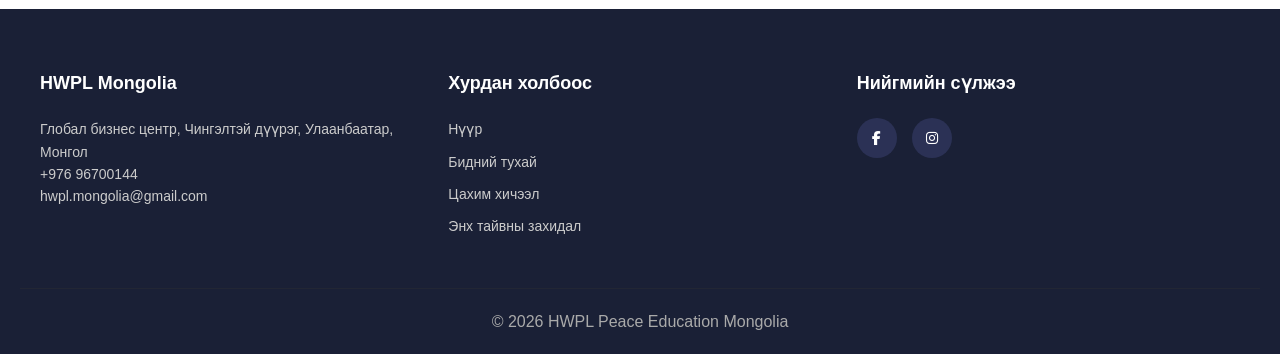
<file: register.html>
<!DOCTYPE html>
<html lang="mn">
<head>
    <meta charset="UTF-8">
    <meta name="viewport" content="width=device-width, initial-scale=1.0">
    <title>Бүртгүүлэх - Peace Education</title>
    <link rel="stylesheet" href="register_style.css">
    <link rel="stylesheet" href="https://cdnjs.cloudflare.com/ajax/libs/font-awesome/6.5.0/css/all.min.css">
    
</head>
<body>

<div id="header"></div>

<body>

    <main class="register-page">

                                                <!-- LEFT VISUAL PANEL -->
        <section class="register-visual">
            <div class="visual-overlay"></div>
             <a class="register-logo">
                <img src="logo-white.png" alt="HWPL Logo">
            </a>
            <div class="visual-content">
                <span class="visual-label">
                    HWPL PEACE EDUCATION
                </span>
                <h1>
                    Энх тайвныг<br>
                    хамтдаа бүтээе.
                </h1>
                <p>
                    Энх тайвны боловсролоор дамжуулан
                    өөрийгөө хөгжүүлж, энх тайван дэлхийг
                     бүтээхэд хувь нэмрээ оруулаарай.
                </p>
                <div class="visual-decoration">
                    <i class="fa-solid fa-earth-asia"></i>
                    <span>Education for Peace</span>
                </div>
            </div>
        </section>

                                            <!-- RIGHT REGISTER PANEL -->

        <section class="form-panel">
            <div class="form-wrapper">
                <!-- Login link -->
                <div class="top-link">
                    <span>Бүртгэлтэй юу?</span>
                    <a href="login.html">
                        Нэвтрэх
                    </a>
                </div>

                <!-- Heading -->

                <div class="form-heading">
                    <span class="heading-label">
                        SIGN UP
                    </span>
                    <h2>Бүртгэл үүсгэх</h2>
                    <p>
                        Доорх мэдээллийг үнэн зөв бөглөнө үү.
                    </p>
                </div>

                <!-- =================REGISTRATION FORM============== -->

                <form id="registerForm" novalidate>

                    <!-- Last name -->

                    <div class="form-group">
                        <label for="lastName">
                            Овог <span class="required">*</span>
                        </label>
                        <div class="input-wrapper">
                            <i class="fa-regular fa-user"></i>
                            <input
                                type="text"
                                id="lastName"
                                name="lastName"
                                placeholder="Овгоо бүтнээр нь оруулна уу"
                                autocomplete="family-name"
                                maxlength="100"
                                required
                            >
                        </div>
                        <small class="error-message"></small>
                    </div>

                    <!-- First name -->

                    <div class="form-group">
                        <label for="firstName">
                            Нэр <span class="required">*</span>
                        </label>
                        <div class="input-wrapper">
                            <i class="fa-regular fa-user"></i>
                            <input
                                type="text"
                                id="firstName"
                                name="firstName"
                                placeholder="Нэрээ бүтнээр нь оруулна уу"
                                autocomplete="given-name"
                                maxlength="100"
                                required
                            >
                        </div>
                        <small class="error-message"></small>
                    </div>

                    <!-- Gender -->

                    <div class="form-group">
                        <label for="gender">
                            Хүйс <span class="required">*</span>
                        </label>
                        <div class="input-wrapper">
                            <i class="fa-solid fa-venus-mars"></i>
                            <select
                                id="gender"
                                name="gender"
                                required
                            >
                                <option value="">
                                    Хүйсээ сонгоно уу
                                </option>
                                <option value="male">
                                    Эрэгтэй
                                </option>
                                <option value="female">
                                    Эмэгтэй
                                </option>
                            </select>
                        </div>
                        <small class="error-message"></small>
                    </div>

                    <!-- Phone -->

                    <div class="form-group">
                        <label for="phone">
                            Утасны дугаар <span class="required">*</span>
                        </label>
                        <div class="input-wrapper">
                            <i class="fa-solid fa-phone"></i>
                            <input
                                type="tel"
                                id="phone"
                                name="phone"
                                placeholder="Жишээ: 99112233"
                                autocomplete="tel"
                                inputmode="tel"
                                maxlength="20"
                                required
                            >
                        </div>
                        <small class="error-message"></small>
                    </div>

                    <!-- Date of birth -->

                    <div class="form-group">
                        <label for="birthDate">
                            Төрсөн он, сар, өдөр
                            <span class="required">*</span>
                        </label>
                        <div class="input-wrapper">
                            <i class="fa-regular fa-calendar"></i>
                            <input
                                type="date"
                                id="birthDate"
                                name="birthDate"
                                autocomplete="bday"
                                required
                            >
                        </div>
                        <small class="error-message"></small>
                    </div>

                    <!-- Email -->

                    <div class="form-group">
                        <label for="email">
                            И-мэйл хаяг <span class="required">*</span>
                        </label>
                        <div class="input-wrapper">
                            <i class="fa-regular fa-envelope"></i>
                            <input
                                type="email"
                                id="email"
                                name="email"
                                placeholder="example@email.com"
                                autocomplete="email"
                                maxlength="254"
                                required
                            >
                        </div>
                        <small class="error-message"></small>
                    </div>

                    <!-- Occupation / status -->

                    <div class="form-group">
                        <label for="status">
                            Таны одоогийн эрхэлж буй байдал
                            <span class="required">*</span>
                        </label>
                        <div class="input-wrapper">
                            <i class="fa-solid fa-briefcase"></i>
                            <select
                                id="status"
                                name="status"
                                required
                            >
                                <option value="">
                                    Сонголтоо хийнэ үү
                                </option>
                                <option value="employee">
                                    Ажилтан
                                </option>
                                <option value="university_student">
                                    Оюутан
                                </option>
                                <option value="school_student">
                                    Сурагч
                                </option>
                                <option value="self_employed">
                                    Хувиараа хөдөлмөр эрхлэгч
                                </option>
                                <option value="other">
                                    Бусад
                                </option>
                            </select>
                        </div>
                        <small class="error-message"></small>
                    </div>

                    <!-- Organization / school -->

                    <div class="form-group">
                        <label for="organization">
                            Харьяа байгууллага / сургууль
                            <span class="required">*</span>
                        </label>
                        <div class="input-wrapper">
                            <i class="fa-solid fa-building-columns"></i>
                            <input
                                type="text"
                                id="organization"
                                name="organization"
                                placeholder="Байгууллага эсвэл сургуулийн нэр"
                                autocomplete="organization"
                                maxlength="200"
                                required
                            >
                        </div>
                        <small class="field-hint">
                            Сургуульд сурдаг бол сургуулийнхаа нэрийг бичнэ үү.
                        </small>
                        <small class="error-message"></small>
                    </div>

                    <!-- Position / grade / course -->

                    <div class="form-group">
                        <label for="position">
                            Албан тушаал / курс / анги
                            <span class="required">*</span>
                        </label>
                        <div class="input-wrapper">
                            <i class="fa-solid fa-graduation-cap"></i>
                            <input
                                type="text"
                                id="position"
                                name="position"
                                placeholder="Жишээ: Менежер, 2-р курс, 11А анги"
                                maxlength="150"
                                required
                            >
                        </div>
                        <small class="field-hint">
                            Ажилтан бол албан тушаал, оюутан бол курс,
                            сурагч бол ангиа бичнэ үү.
                        </small>
                        <small class="error-message"></small>
                    </div>

                    <!-- Password -->

                    <div class="form-group">
                        <label for="password">
                            Нууц үг <span class="required">*</span>
                        </label>
                        <div class="input-wrapper">
                            <i class="fa-solid fa-lock"></i>
                            <input
                                type="password"
                                id="password"
                                name="password"
                                placeholder="Хамгийн багадаа 8 тэмдэгт"
                                autocomplete="new-password"
                                minlength="8"
                                maxlength="128"
                                required
                            >
                            <button
                                type="button"
                                class="toggle-password"
                                data-target="password"
                                aria-label="Нууц үг харуулах"
                            >
                                <i class="fa-regular fa-eye"></i>
                            </button>
                        </div>
                        <small class="error-message"></small>
                    </div>

                    <!-- Confirm password -->

                    <div class="form-group">
                        <label for="confirmPassword">
                            Нууц үг давтах
                            <span class="required">*</span>
                        </label>
                        <div class="input-wrapper">
                            <i class="fa-solid fa-lock"></i>
                            <input
                                type="password"
                                id="confirmPassword"
                                name="confirmPassword"
                                placeholder="Нууц үгээ дахин оруулна уу"
                                autocomplete="new-password"
                                maxlength="128"
                                required
                            >
                            <button
                                type="button"
                                class="toggle-password"
                                data-target="confirmPassword"
                                aria-label="Нууц үг харуулах"
                            >
                                <i class="fa-regular fa-eye"></i>
                            </button>
                        </div>
                        <small class="error-message"></small>
                    </div>

                    <!-- Terms and conditions -->

                    <div class="terms-group">
                        <input
                            type="checkbox"
                            id="agreeTerms"
                            name="agreeTerms"
                            required
                        >
                        <label for="agreeTerms">
                            Би
                            <a href="terms.html">
                                үйлчилгээний нөхцөл
                            </a>
                            болон
                            <a href="privacy.html">
                                нууцлалын бодлого
                            </a>-ыг
                            зөвшөөрч байна.

                        </label>
                    </div>
                    <small
                        class="error-message terms-error"
                        id="termsError"
                    ></small>

                    <!-- Status message -->

                    <div
                        id="formMessage"
                        class="form-message"
                        role="status"
                        aria-live="polite"
                    ></div>

                    <!-- Submit button -->

                    <button
                        type="submit"
                        class="register-button"
                        id="registerButton"
                    >
                        <span>Бүртгэл үүсгэх</span>
                        <i class="fa-solid fa-arrow-right"></i>
                    </button>
                </form>

                <!-- Bottom information -->

                <div class="form-bottom">
                    <p>
                        HWPL Peace Education
                        <br>
                        Peace begins with education.
                    </p>
                </div>
            </div>
        </section>
    </main>

    <!-- Register JavaScript -->

    <script type="module" src="register.js"></script>

<div id="footer"></div>

<script src="load.js"></script>
</body>
</html>
</file>
<file: about_style.css>
* {margin:0; padding:0; box-sizing:border-box;}
        body {font-family: Arial, sans-serif; line-height:1.6; color:#333; padding-top: 100px;}
        a {text-decoration:none;}
        ul {list-style:none;}

        html {scroll-behavior: smooth;}
                                      /* ==== Header ==== */
        header {background:#fff; 
            box-shadow:0 2px 10px rgba(0,0,0,0.05); 
            position: fixed; 
            top: 0; left: 0; width: 100%; z-index: 1000;}
        .navbar {
            display:flex;
            justify-content:space-between;
            align-items:center;
            padding:20px 60px;
        }
        .logo img {height:60px;}

        .nav-links {display:flex; gap:30px;}
        .nav-links a {
            color:#1a2036;
            font-weight:500;
            transition:0.3s;
        }
        .nav-links a:hover {color:#c07d56}

        section {
            scroll-margin-top: 120px;
        }

                                         /* ==== Hero Section ==== */ 
#about-hero { 
    position: relative;
    height: 450px;
    text-align: center;  
    color: #fff; 
    overflow:hidden;
    display:flex;
    justify-content:center;
    align-items:center;
}

.about-hero-bg{
    position:absolute;
    width:100%;
    height: 450px;
    background-image: url('about/about_hero-bg1.webp'); 
    background-size: cover; 
    background-position: center; 
    z-index:-3;
}

.about-hero-overlay{
    position:absolute;
    top:0;
    left:0;
    width:100%;
    height:100%;
    background:rgba(0, 102, 204, 0.7); /* цэнхэр overlay */
}

.about-hero-content{
    position:relative;
    z-index:2;
}

.about-hero-content h1{
    font-size:60px;
    margin-bottom:20px;
}

                                               /* ==== who we are Section ==== */
#who-we-are {
    padding: 200px 20px;
    background: #fff;
}
.who-we-are-container {
    max-width: 1300px;
    margin: 0 auto;
    display: flex;
    flex-wrap: wrap;
    align-items: flex-start; 
    gap: 60px;
}
.who-we-are-text {
    flex: 1;
}
.who-we-are-label {
    display: inline-block;
    font-size: 15px;
    font-weight: 700;
    color: #c07d56;
    letter-spacing: 2px;
    margin-bottom: 18px;
    position: relative;
}
.who-we-are-text h2 {
    font-size: 2em;
    margin-bottom: 30px;
}
.who-we-are-text p {
    font-size: 1.1em;
    line-height: 1.6;
    text-align: justify;
}
.who-we-are-image img{
    width: 100%;
    max-width: 500px; 
    border-radius: 10px;
    position: relative;
}
                                       /*==== video section ====*/
#organization-video {
    padding: 200px 20px;
    background: #f9f9f9;

}
.organization-video-container{
    max-width: 1200px;
    margin: 0 auto;
}
.organization-video {
    width: 100%;
    max-width: 1000px;
    margin: 0 auto;
}

.organization-video iframe {
    display: block;
    width: 100%;
    aspect-ratio: 16 / 9;
    border: none;
    border-radius: 8px;
}

                                       /* ==== goal ==== */
#goal {
    padding: 200px 20px;
    background: #fff;
}
.goal-container {
    max-width: 900px;
    margin: 0 auto;
    flex-wrap: wrap;
}
.goal-text {
    flex: 1;
    text-align: center;
}
.goal-label {
    display: inline-block;
    font-size: 15px;
    font-weight: 700;
    color: #c07d56;
    letter-spacing: 2px;
    margin-bottom: 10px;
    position: relative;
}
.goal-text h3 {
    font-size: 2.5em;
    line-height: 1.2;
    margin-bottom: 30px;
}
.goal-text p {
    font-size: 1.1em;
    line-height: 1.6;
}

                                       /* ==== vision ==== */
#vision {
    padding: 200px 20px;
    background: #fff;
}    
.vision-container {
    max-width: 1300px;
    margin: 0 auto;
    display: flex;
    flex-wrap: wrap;
    align-items: flex-start; 
    gap: 60px;
}    
.vision-text {
    flex: 1;
}
.vision-label {
    display: inline-block;
    font-size: 15px;
    font-weight: 700;
    color: #c07d56;
    letter-spacing: 2px;
    margin-bottom: 10px;
    position: relative;
}
.vision-text h4 {
    font-size: 2.5em;
    line-height: 1.2;
    margin-bottom: 30px;
}
.vision-text p {
    font-size: 1.1em;
    line-height: 1.6;
    text-align: justify;
}
.vision-image img{
    width: 100%;
    max-width: 700px; 
    border-radius: 10px;
    position: relative;
}


                                 /* ==== Reveal ==== */
/* SECTION animation */

.about-reveal-fade{
opacity:0;
transition:all 0.5s ease;
}

.about-reveal-fade.active{
opacity:1;
}

.about-reveal-up {
  opacity: 0;
  transform: translateY(50px);
  transition: all 1s ease;
}
.about-reveal-up.active {
  opacity: 1;
  transform: translateY(0);
}

.about-reveal-down {
  opacity: 0;
  transform: translateY(-50px);
  transition: all 2s ease;
}
.about-reveal-down.active {
  opacity: 1;
  transform: translateY(0);
}

.about-reveal-herotext {
  opacity: 0;
  transform: translateY(30px);
  transition: all 2s ease;
}
.about-reveal-herotext.active {
  opacity: 1;
  transform: translateY(0);
}
.about-delay-1 { transition-delay: 0.1s; }
.about-delay-2 { transition-delay: 0.3s; }
.about-delay-3 { transition-delay: 0.5s; }
.about-delay-4 { transition-delay: 0.7s; }
.about-delay-5 { transition-delay: 0.9s; }


                                  /* ==== Responsive ==== */
/* ===== TABLET ===== */
@media (max-width: 1024px) {

    /* Hero */
    .about-hero-content h1 {
        font-size: 46px;
    }

    /* Who we are */
    .who-we-are-container,
    .vision-container {
        gap: 35px;
    }

    .who-we-are-text,
    .vision-text {
        flex: 1 1 100%;
    }

    .who-we-are-image,
    .vision-image {
        width: 100%;
        text-align: center;
    }

    .who-we-are-image img {
        max-width: 600px;
    }

    .vision-image img {
        max-width: 700px;
    }

    /* Goal */
    .goal-text h3 {
        font-size: 2.2em;
    }

    /* Header */
    .navbar {
        padding: 20px 30px;
    }

    .nav-links {
        gap: 18px;
    }
}


/* ===== MOBILE ===== */
@media (max-width: 768px) {

    /* Body */
    body {
        padding-top: 80px;
    }

    /* Header */
    .navbar {
        padding: 15px 20px;
    }

    .logo img {
        height: 48px;
    }

    .nav-links {
        gap: 12px;
        flex-wrap: wrap;
        justify-content: center;
    }

    .nav-links a {
        font-size: 13px;
    }

    /* Hero */
    #about-hero {
        height: 350px;
    }

    .about-hero-bg {
        height: 350px;
    }

    .about-hero-content h1 {
        font-size: 36px;
        padding: 0 20px;
    }

    /* Who we are */
    #who-we-are {
        padding: 65px 25px;
    }

    .who-we-are-container {
        flex-direction: column;
        gap: 35px;
    }

    .who-we-are-text {
        width: 100%;
    }

    .who-we-are-text h2 {
        font-size: 1.6em;
        margin-bottom: 25px;
    }

    .who-we-are-text p {
        font-size: 1em;
        line-height: 1.7;
    }

    .who-we-are-image {
        width: 100%;
    }

    .who-we-are-image img {
        max-width: 100%;
    }

    /* Video */
    #organization-video {
        padding: 70px 20px;
    }

    .organization-video {
        max-width: 100%;
    }

    /* Goal */
    #goal {
        padding: 70px 25px;
    }

    .goal-text h3 {
        font-size: 1.9em;
    }

    .goal-text p {
        font-size: 1em;
        line-height: 1.7;
        text-align: justify;
    }

    /* Vision */
    #vision {
        padding: 70px 25px;
    }

    .vision-container {
        flex-direction: column;
        gap: 35px;
    }

    .vision-text {
        width: 100%;
    }

    .vision-text h4 {
        font-size: 2em;
    }

    .vision-text p {
        font-size: 1em;
        line-height: 1.7;
    }

    .vision-image {
        width: 100%;
    }

    .vision-image img {
        max-width: 100%;
    }

    /* Footer */
    footer {
        padding: 45px 20px 20px;
    }

    .footer-container {
        grid-template-columns: 1fr;
        gap: 30px;
    }
}


/* ===== SMALL MOBILE ===== */
@media (max-width: 480px) {

    /* Header */
    .navbar {
        padding: 12px 15px;
    }

    .logo img {
        height: 40px;
    }

    .nav-links {
        gap: 8px 14px;
    }

    .nav-links a {
        font-size: 12px;
    }

    /* Hero */
    #about-hero {
        height: 280px;
    }

    .about-hero-bg {
        height: 280px;
    }

    .about-hero-content h1 {
        font-size: 27px;
        line-height: 1.3;
    }

    /* Who we are */
    #who-we-are {
        padding: 50px 18px;
    }

    .who-we-are-label {
        font-size: 13px;
    }

    .who-we-are-text h2 {
        font-size: 1.35em;
        line-height: 1.4;
    }

    .who-we-are-text p {
        font-size: 0.95em;
        text-align: left;
    }

    .who-we-are-image img {
        border-radius: 7px;
    }

    /* Video */
    #organization-video {
        padding: 50px 15px;
    }

    .organization-video iframe {
        border-radius: 5px;
    }

    /* Goal */
    #goal {
        padding: 50px 18px;
    }

    .goal-label {
        font-size: 13px;
    }

    .goal-text h3 {
        font-size: 1.55em;
        line-height: 1.35;
    }

    .goal-text p {
        font-size: 0.95em;
    }

    /* Vision */
    #vision {
        padding: 50px 18px;
    }

    .vision-label {
        font-size: 13px;
    }

    .vision-text h4 {
        font-size: 1.7em;
    }

    .vision-text p {
        font-size: 0.95em;
        text-align: left;
    }
}
</file>
<file: dashboard_style.css>
* {margin:0; padding:0; box-sizing:border-box;}
        body {
        font-family: Arial, Helvetica, sans-serif;
        background: var(--background);
        color: var(--text);
        font-size: 14px;
        line-height: 1.6;
        }
        ul {list-style:none;}

        html {scroll-behavior: smooth; scroll-padding-top: 100px;}

        section {
            scroll-margin-top: 120px;
        }

/* ========================================
   HWPL PEACE EDUCATION - DASHBOARD
======================================== */

:root {
    --navy: #1a2036;
    --navy-light: #28334f;
    --primary: #3480e2;
    --primary-dark: #2466c0;
    --primary-light: #edf4ff;
    --accent: #c07d56;
    --orange: #f06f24;
    --green: #23966b;
    --green-light: #e8f7f0;
    --purple: #8764d8;
    --purple-light: #f1edff;
    --text: #242b3d;
    --text-secondary: #7c8496;
    --border: #e8ebf1;
    --background: #f6f8fc;
    --white: #ffffff;
    --sidebar-width: 260px;
    --radius-sm: 10px;
    --radius-md: 16px;
    --radius-lg: 22px;
    --shadow:
        0 8px 30px rgba(26, 32, 54, 0.045);
}

/* RESET */

button,
input {
    font: inherit;
}

button {
    cursor: pointer;
}

button:disabled {
    cursor: not-allowed;
    opacity: 0.55;
}

a {
    color: inherit;
    text-decoration: none;
}

button,
a,
input {
    -webkit-tap-highlight-color: transparent;
}

[hidden] {
    display: none !important;
}


/* SIDEBAR */

.sidebar {
    position: fixed;
    top: 0;
    left: 0;
    bottom: 0;

    width: var(--sidebar-width);

    display: flex;
    flex-direction: column;

    background: var(--white);

    border-right: 1px solid var(--border);

    padding: 25px 17px 18px;

    z-index: 1000;

    overflow-y: auto;

    transition: transform 0.3s ease;
}

.sidebar-logo {
    display: flex;
    align-items: center;
    justify-content: space-between;

    min-height: 58px;

    padding: 0 12px 24px;
}

.sidebar-logo img {
    display: block;
    width: 155px;
    max-height: 85px;
    object-fit: contain;
    object-position: left center;
}

.sidebar-close {
    display: none;

    border: none;
    background: transparent;

    color: var(--navy);

    font-size: 22px;
}

.sidebar-label {
    padding: 14px 12px 10px;

    color: #9aa1b1;

    font-size: 10px;
    font-weight: 700;

    letter-spacing: 1.2px;
}

.sidebar-nav {
    display: flex;
    flex-direction: column;

    gap: 5px;
}

.nav-link {
    display: flex;
    align-items: center;
    gap: 13px;

    min-height: 47px;

    padding: 12px 14px;

    border-radius: 10px;

    color: #70798d;

    font-size: 13px;
    font-weight: 600;

    transition:
        background 0.2s ease,
        color 0.2s ease;
}

.nav-link > i {
    width: 20px;
    text-align: center;
    font-size: 16px;
}

.nav-link:hover {
    background: #f4f7fc;
    color: var(--primary);
}

.nav-link.active {
    background: var(--primary-light);
    color: var(--primary);
}

.sidebar-label-bottom {
    margin-top: 16px;
}

.sidebar-bottom {
    margin-top: auto;
    padding-top: 30px;
}

.help-card {
    padding: 18px 15px;

    border-radius: 14px;

    background: #f4f7fc;

    text-align: center;
}

.help-icon {
    display: flex;
    align-items: center;
    justify-content: center;

    width: 39px;
    height: 39px;

    margin: 0 auto 12px;

    border-radius: 12px;

    background: #e2ecff;
    color: var(--primary);

    font-size: 18px;
}

.help-card h4 {
    font-size: 13px;
    margin-bottom: 6px;
}

.help-card p {
    color: var(--text-secondary);
    font-size: 11px;
    line-height: 1.6;

    margin-bottom: 13px;
}

.help-card a {
    display: block;

    padding: 9px;

    border-radius: 8px;

    background: var(--white);

    color: var(--primary);

    font-size: 12px;
    font-weight: 700;
}

.logout-button {
    display: flex;
    align-items: center;
    gap: 12px;

    width: 100%;

    margin-top: 18px;
    padding: 13px 14px;

    border: none;
    border-radius: 10px;

    background: transparent;

    color: #7b8497;

    font-weight: 600;
    text-align: left;
}

.logout-button:hover {
    color: #d64d4d;
    background: #fff1f1;
}


/* MAIN CONTENT */

.main-content {
    min-height: 100vh;
    margin-left: var(--sidebar-width);
    display: flex;
    flex-direction: column;
}

/* TOPBAR */

.topbar {
    position: sticky;
    top: 7px;
    margin-left: 7px;
    margin-right: 7px;
    min-height: 84px;

    display: flex;
    align-items: center;
    justify-content: space-between;

    gap: 20px;

    padding: 16px 36px;

    background: rgba(255, 255, 255, 0.3);

    border-bottom: 1px solid var(--border);
    border-radius: 9px;
    backdrop-filter: blur(12px);

    z-index: 100;
}

.topbar-left,
.topbar-right {
    display: flex;
    align-items: center;
}

.topbar-left {
    gap: 17px;
}

.breadcrumb {
    color: var(--text-secondary);
    font-size: 11px;
    margin-bottom: 2px;
}

.topbar h2 {
    font-size: 19px;
    font-weight: 700;
}

.topbar-right {
    gap: 20px;
}

.menu-toggle {
    display: none;

    width: 40px;
    height: 40px;

    border: 1px solid var(--border);
    border-radius: 10px;

    background: var(--white);
    color: var(--navy);
}

.icon-button {
    position: relative;

    display: flex;
    align-items: center;
    justify-content: center;

    width: 40px;
    height: 40px;

    border: 1px solid var(--border);
    border-radius: 11px;

    background: var(--white);

    color: #697287;
    font-size: 17px;
}

.notification-dot {
    position: absolute;
    top: 8px;
    right: 8px;

    width: 7px;
    height: 7px;

    border: 1px solid var(--white);
    border-radius: 50%;

    background: var(--orange);
}

.topbar-divider {
    width: 1px;
    height: 36px;
    background: var(--border);
}

.user-menu {
    display: flex;
    align-items: center;
    gap: 11px;

    border: none;
    background: transparent;

    text-align: left;
}

.avatar,
.profile-avatar {
    display: flex;
    align-items: center;
    justify-content: center;

    flex-shrink: 0;

    border-radius: 50%;

    background: #e5efff;

    color: var(--primary);

    font-weight: 700;
}

.avatar {
    width: 40px;
    height: 40px;
    font-size: 15px;
}

.user-info {
    display: flex;
    flex-direction: column;
}

.user-info strong {
    font-size: 12px;
}

.user-info span {
    color: var(--text-secondary);
    font-size: 10px;
}

.user-menu > i {
    margin-left: 6px;
    color: #8c93a3;
    font-size: 11px;
}


/* DASHBOARD CONTAINER */

.dashboard-container {
    width: 100%;
    max-width: 1600px;

    margin: 0 auto;

    padding: 30px 36px 42px;
}

.page-section {
    display: none;
    animation: fadeIn 0.25s ease;
}

.page-section.active {
    display: block;
}

@keyframes fadeIn {
    from {
        opacity: 0;
        transform: translateY(5px);
    }

    to {
        opacity: 1;
        transform: translateY(0);
    }
}


/* WELCOME */

.welcome-section {
    position: relative;
    overflow: hidden;

    display: flex;
    align-items: center;
    justify-content: space-between;

    min-height: 205px;

    padding: 35px 40px;

    border-radius: var(--radius-lg);

    background:
        linear-gradient(
            115deg,
            #1a2036 0%,
            #253b68 62%,
            #3480e2 100%
        );

    color: var(--white);

    margin-bottom: 25px;
}

.welcome-text {
    position: relative;
    z-index: 2;
    max-width: 650px;
}

.eyebrow {
    display: inline-block;

    color: var(--primary);

    font-size: 10px;
    font-weight: 800;

    letter-spacing: 1.6px;
}

.welcome-section .eyebrow {
    color: #b7d3ff;
}

.welcome-section h1 {
    margin: 10px 0;

    font-size: clamp(23px, 2.4vw, 31px);
    line-height: 1.35;
}

.welcome-section h1 span {
    color: #9fc8ff;
}

.welcome-section p {
    max-width: 560px;

    color: #d3dced;

    font-size: 13px;
    line-height: 1.9;
}

.welcome-illustration {
    position: absolute;
    right: 45px;
    top: 50%;

    transform: translateY(-50%);

    display: flex;
    align-items: center;
    justify-content: center;

    width: 170px;
    height: 170px;

    border-radius: 50%;

    background: rgba(255, 255, 255, 0.08);

    color: rgba(255, 255, 255, 0.9);

    font-size: 75px;
}

.welcome-illustration::before,
.welcome-illustration::after {
    content: "";

    position: absolute;

    border: 1px solid rgba(255, 255, 255, 0.15);

    border-radius: 50%;
}

.welcome-illustration::before {
    inset: -18px;
}

.welcome-illustration::after {
    inset: 18px;
}


/* STATS */

.stats-grid {
    display: grid;
    grid-template-columns: repeat(4, minmax(0, 1fr));

    gap: 18px;

    margin-bottom: 28px;
}

.stat-card {
    min-width: 0;

    padding: 21px;

    border: 1px solid var(--border);
    border-radius: var(--radius-md);

    background: var(--white);

    box-shadow: var(--shadow);
}

.stat-top {
    display: flex;
    align-items: center;
    gap: 10px;

    margin-bottom: 18px;
}

.stat-icon {
    display: flex;
    align-items: center;
    justify-content: center;

    width: 40px;
    height: 40px;

    border-radius: 12px;

    font-size: 17px;
}

.blue-icon {
    background: #eaf1ff;
    color: var(--primary);
}

.green-icon {
    background: var(--green-light);
    color: var(--green);
}

.orange-icon {
    background: #fff1e7;
    color: var(--orange);
}

.purple-icon {
    background: var(--purple-light);
    color: var(--purple);
}

.stat-label {
    color: var(--text-secondary);
    font-size: 12px;
}

.stat-value {
    font-size: 30px;
    font-weight: 800;
    line-height: 1.3;

    margin-bottom: 7px;
}

.stat-value small {
    color: #9ba2b1;
    font-size: 14px;
    font-weight: 500;
}

.stat-description {
    color: var(--text-secondary);
    font-size: 11px;
    line-height: 1.7;
}


/* OVERVIEW GRID */

.overview-grid {
    display: grid;

    grid-template-columns:
        minmax(0, 0.9fr)
        minmax(0, 1.1fr);

    gap: 22px;

    margin-bottom: 35px;
}

.content-card {
    background: var(--white);

    border: 1px solid var(--border);
    border-radius: var(--radius-md);

    box-shadow: var(--shadow);

    padding: 25px;
}

.card-heading {
    display: flex;
    align-items: flex-start;
    justify-content: space-between;

    gap: 15px;
}

.card-heading h3 {
    font-size: 15px;
    margin-bottom: 5px;
}

.card-heading p {
    color: var(--text-secondary);
    font-size: 11px;
}

.heading-icon {
    display: flex;
    align-items: center;
    justify-content: center;

    width: 38px;
    height: 38px;

    border-radius: 11px;

    background: var(--primary-light);
    color: var(--primary);
}


/* CIRCULAR PROGRESS */

.progress-circle-wrapper {
    display: flex;
    justify-content: center;

    padding: 25px 0;
}

.progress-circle {
    --progress: 0%;

    display: flex;
    align-items: center;
    justify-content: center;

    width: 165px;
    height: 165px;

    border-radius: 50%;

    background:
        conic-gradient(
            var(--primary) var(--progress),
            #edf0f6 var(--progress)
        );

    transition: background 0.5s ease;
}

.progress-circle-inner {
    display: flex;
    align-items: center;
    justify-content: center;
    flex-direction: column;

    width: 135px;
    height: 135px;

    border-radius: 50%;

    background: var(--white);
}

.progress-circle-inner strong {
    color: var(--navy);
    font-size: 30px;
}

.progress-circle-inner span {
    color: var(--text-secondary);
    font-size: 11px;
}

.progress-legend {
    display: flex;
    flex-direction: column;
    gap: 13px;

    padding-top: 18px;

    border-top: 1px solid var(--border);
}

.progress-legend > div {
    display: flex;
    align-items: center;
    gap: 9px;

    color: #6f7789;
    font-size: 12px;
}

.progress-legend strong {
    margin-left: auto;
    color: var(--text);
}

.legend-dot {
    width: 9px;
    height: 9px;

    border-radius: 50%;
}

.completed-dot {
    background: var(--primary);
}

.current-dot {
    background: var(--orange);
}

.locked-dot {
    background: #d8deea;
}


/* NEXT LESSON */

.next-lesson-card {
    overflow: hidden;
}

.next-lesson-cover {
    position: relative;

    display: flex;
    align-items: flex-start;

    min-height: 155px;

    margin-top: 20px;

    padding: 18px;

    overflow: hidden;

    border-radius: 13px;

    background:
        radial-gradient(
            circle at 80% 20%,
            rgba(117, 178, 255, 0.8),
            transparent 32%
        ),
        linear-gradient(
            125deg,
            #17213b,
            #28569a,
            #3480e2
        );
}

.cover-overlay {
    position: absolute;
    inset: 0;

    background:
        linear-gradient(
            90deg,
            rgba(18, 27, 51, 0.35),
            transparent
        );
}

.lesson-tag {
    position: relative;
    z-index: 1;

    display: inline-flex;
    align-items: center;
    gap: 7px;

    padding: 7px 10px;

    border-radius: 7px;

    background: rgba(255, 255, 255, 0.15);

    color: var(--white);

    font-size: 9px;
    font-weight: 700;

    letter-spacing: 0.5px;
}

.cover-icon {
    position: absolute;
    right: 35px;
    bottom: -18px;

    color: rgba(255, 255, 255, 0.2);
    font-size: 115px;
}

.next-lesson-info {
    padding-top: 20px;
}

.lesson-number {
    color: var(--primary);

    font-size: 10px;
    font-weight: 800;

    letter-spacing: 1px;
}

.next-lesson-info h4 {
    margin: 6px 0 8px;

    font-size: 17px;
    line-height: 1.5;
}

.next-lesson-info > p {
    margin-bottom: 17px;

    color: var(--text-secondary);

    font-size: 11px;
    line-height: 1.8;
}

.mini-progress {
    display: flex;
    align-items: center;
    gap: 12px;

    margin-bottom: 19px;
}

.mini-progress-track {
    flex: 1;

    height: 6px;

    overflow: hidden;

    border-radius: 10px;

    background: #edf0f6;
}

.mini-progress-track span {
    display: block;

    height: 100%;

    border-radius: inherit;

    background: var(--primary);

    transition: width 0.3s ease;
}

.mini-progress > span {
    min-width: 32px;

    color: var(--text-secondary);

    font-size: 10px;
    font-weight: 700;
}


/* BUTTONS */

.primary-button,
.secondary-button {
    display: inline-flex;
    align-items: center;
    justify-content: center;
    gap: 10px;

    min-height: 43px;

    padding: 11px 18px;

    border-radius: 10px;

    font-size: 12px;
    font-weight: 700;

    transition:
        background 0.2s ease,
        transform 0.2s ease;
}

.primary-button {
    border: 1px solid var(--primary);

    background: var(--primary);

    color: var(--white);
}

.primary-button:hover:not(:disabled) {
    background: var(--primary-dark);
    transform: translateY(-1px);
}

.secondary-button {
    border: 1px solid #d9e7ff;

    background: var(--white);

    color: var(--primary);
}

.secondary-button:hover:not(:disabled) {
    background: #f0f6ff;
}

.full-button {
    width: 100%;
}


/* SECTION HEADING */

.section-heading {
    display: flex;
    align-items: flex-end;
    justify-content: space-between;

    gap: 20px;

    margin-bottom: 20px;
}

.section-heading h2,
.page-heading h1 {
    font-size: 23px;
    line-height: 1.4;
}

.section-heading p,
.page-heading > p {
    margin-top: 7px;

    color: var(--text-secondary);

    font-size: 12px;
    line-height: 1.8;
}

.text-button {
    display: inline-flex;
    align-items: center;
    gap: 9px;

    border: none;

    background: transparent;

    color: var(--primary);

    font-size: 12px;
    font-weight: 700;
}

.text-button:hover {
    color: var(--primary-dark);
}


/* COURSE CARDS */

.courses-grid {
    display: grid;

    grid-template-columns: repeat(3, minmax(0, 1fr));

    gap: 20px;
}

.course-card {
    min-width: 0;

    overflow: hidden;

    border: 1px solid var(--border);
    border-radius: var(--radius-md);

    background: var(--white);

    box-shadow: var(--shadow);

    transition:
        transform 0.2s ease,
        box-shadow 0.2s ease;
}

.course-card:hover:not(.locked) {
    transform: translateY(-3px);

    box-shadow:
        0 12px 32px rgba(26, 32, 54, 0.08);
}

.course-card-cover {
    position: relative;

    display: flex;
    align-items: center;
    justify-content: center;

    min-height: 140px;

    overflow: hidden;

    background:
        linear-gradient(
            135deg,
            #1a2036,
            #294c86,
            #3480e2
        );

    color: rgba(255, 255, 255, 0.9);
}

.course-card:nth-child(3n + 2) .course-card-cover {
    background:
        linear-gradient(
            135deg,
            #213450,
            #3676a7,
            #64b7d7
        );
}

.course-card:nth-child(3n) .course-card-cover {
    background:
        linear-gradient(
            135deg,
            #37315b,
            #6454a5,
            #9a8ce1
        );
}

.course-card-cover::after {
    content: "";

    position: absolute;

    width: 180px;
    height: 180px;

    right: -55px;
    bottom: -115px;

    border: 1px solid rgba(255, 255, 255, 0.18);

    border-radius: 50%;

    box-shadow:
        0 0 0 22px rgba(255, 255, 255, 0.04),
        0 0 0 44px rgba(255, 255, 255, 0.04);
}

.course-card-cover > i {
    font-size: 47px;
    opacity: 0.9;
}

.course-number-badge {
    position: absolute;
    top: 13px;
    left: 13px;

    z-index: 2;

    padding: 6px 9px;

    border-radius: 7px;

    background: rgba(255, 255, 255, 0.17);

    color: var(--white);

    font-size: 10px;
    font-weight: 700;
}

.course-status {
    position: absolute;
    top: 13px;
    right: 13px;

    z-index: 2;

    padding: 6px 9px;

    border-radius: 7px;

    background: rgba(255, 255, 255, 0.94);

    color: var(--primary);

    font-size: 9px;
    font-weight: 700;
}

.course-card.locked .course-card-cover::before {
    content: "";

    position: absolute;
    inset: 0;

    z-index: 1;

    background: rgba(18, 26, 47, 0.5);
}

.course-card.locked .course-status {
    color: #6c7281;
}

.course-card-body {
    padding: 19px;
}

.course-card-body h3 {
    min-height: 48px;

    margin-bottom: 9px;

    font-size: 14px;
    line-height: 1.7;
}

.course-card-body > p {
    min-height: 48px;

    margin-bottom: 18px;

    color: var(--text-secondary);

    font-size: 11px;
    line-height: 1.8;
}

.course-card-progress {
    display: flex;
    align-items: center;
    justify-content: space-between;

    margin-bottom: 9px;

    color: var(--text-secondary);

    font-size: 10px;
}

.course-card-progress strong {
    color: var(--text);
}

.course-card .mini-progress-track {
    margin-bottom: 17px;
}

.course-card-action {
    width: 100%;
}

.course-card-action:disabled {
    background: #eef1f6;
    border-color: #eef1f6;
    color: #8b93a3;
    opacity: 1;
}

.course-card.completed .course-card-action {
    border-color: #ccebdd;

    background: var(--green-light);

    color: var(--green);
}


/* CERTIFICATE BANNER */

.certificate-banner {
    display: flex;
    align-items: center;
    gap: 20px;

    margin-top: 35px;
    padding: 26px;

    border: 1px solid #e0eaff;
    border-radius: var(--radius-md);

    background:
        linear-gradient(
            110deg,
            #edf4ff,
            #f8faff
        );
}

.certificate-banner-icon {
    display: flex;
    align-items: center;
    justify-content: center;

    flex-shrink: 0;

    width: 58px;
    height: 58px;

    border-radius: 16px;

    background: var(--white);

    color: var(--primary);

    font-size: 25px;
}

.certificate-banner-text {
    flex: 1;
}

.certificate-banner-text h3 {
    margin-bottom: 5px;

    font-size: 15px;
}

.certificate-banner-text p {
    max-width: 650px;

    color: var(--text-secondary);

    font-size: 11px;
    line-height: 1.8;
}


/* OTHER PAGES */

.page-heading {
    margin-bottom: 27px;
}

.page-heading .eyebrow {
    margin-bottom: 8px;
}

.course-filter {
    display: flex;
    flex-wrap: wrap;
    gap: 9px;

    margin-bottom: 23px;
}

.filter-button {
    padding: 10px 16px;

    border: 1px solid var(--border);
    border-radius: 9px;

    background: var(--white);

    color: #747d90;

    font-size: 11px;
    font-weight: 700;
}

.filter-button:hover,
.filter-button.active {
    border-color: var(--primary);

    background: var(--primary-light);

    color: var(--primary);
}


/* ASSIGNMENTS */

.assignment-overview {
    display: flex;
    align-items: center;
    gap: 20px;

    margin-bottom: 25px;
}

.assignment-overview-icon {
    display: flex;
    align-items: center;
    justify-content: center;

    flex-shrink: 0;

    width: 55px;
    height: 55px;

    border-radius: 14px;

    background: var(--primary-light);

    color: var(--primary);

    font-size: 23px;
}

.assignment-overview h3 {
    margin-bottom: 5px;
    font-size: 15px;
}

.assignment-overview p {
    color: var(--text-secondary);
    font-size: 12px;
}

.table-card {
    padding: 25px 0 0;
}

.table-card .card-heading {
    padding: 0 25px 20px;
}

.table-responsive {
    width: 100%;
    overflow-x: auto;
}

table {
    width: 100%;
    border-collapse: collapse;

    text-align: left;
}

thead {
    background: #f8f9fc;
}

th,
td {
    padding: 16px 22px;

    border-top: 1px solid var(--border);

    font-size: 11px;

    white-space: nowrap;
}

th {
    color: #7e8799;
    font-weight: 700;
}

td {
    color: #515b70;
}

.table-status {
    display: inline-block;

    padding: 5px 9px;

    border-radius: 6px;

    font-size: 10px;
    font-weight: 700;
}

.table-status.completed {
    background: var(--green-light);
    color: var(--green);
}

.table-status.pending {
    background: #fff1e5;
    color: #c47a30;
}

.table-status.locked {
    background: #eff1f5;
    color: #858c9b;
}

.table-action {
    padding: 7px 10px;

    border: 1px solid var(--border);
    border-radius: 7px;

    background: var(--white);

    color: var(--primary);

    font-size: 10px;
    font-weight: 700;
}

.table-action:disabled {
    color: #9ba2b1;
}


/* CERTIFICATE PAGE */

.certificate-page-card {
    display: flex;
    align-items: center;
    flex-direction: column;

    max-width: 700px;

    margin: 0 auto;

    padding: 45px 30px;

    border: 1px solid var(--border);
    border-radius: var(--radius-lg);

    background: var(--white);

    box-shadow: var(--shadow);

    text-align: center;
}

.certificate-preview-icon {
    display: flex;
    align-items: center;
    justify-content: center;

    width: 95px;
    height: 95px;

    margin-bottom: 25px;

    border-radius: 50%;

    background: var(--primary-light);

    color: var(--primary);

    font-size: 43px;
}

.certificate-page-card h2 {
    max-width: 480px;

    margin-bottom: 12px;

    font-size: 23px;
    line-height: 1.5;
}

.certificate-page-card > p {
    max-width: 490px;

    color: var(--text-secondary);

    font-size: 12px;
    line-height: 1.9;
}

.certificate-requirements {
    display: flex;
    flex-direction: column;
    gap: 13px;

    width: 100%;
    max-width: 380px;

    margin: 27px 0;
    padding: 22px;

    border-radius: 12px;

    background: #f7f9fd;

    text-align: left;
}

.certificate-requirements > div {
    display: flex;
    align-items: center;
    gap: 11px;

    color: #5f687b;

    font-size: 12px;
}

.certificate-requirements i {
    color: var(--green);
}

.certificate-note {
    margin-top: 14px;
    font-size: 11px !important;
}


/* PROFILE */

.profile-card {
    max-width: 620px;

    margin: 0 auto;

    padding: 35px;

    text-align: center;
}

.profile-avatar {
    width: 90px;
    height: 90px;

    margin: 0 auto 17px;

    font-size: 30px;
}

.profile-card h2 {
    font-size: 21px;
}

.profile-card > p {
    color: var(--text-secondary);
    font-size: 12px;
}

.profile-details {
    margin-top: 28px;

    border-top: 1px solid var(--border);

    text-align: left;
}

.profile-details > div {
    display: flex;
    align-items: center;
    justify-content: space-between;
    gap: 20px;

    padding: 17px 0;

    border-bottom: 1px solid var(--border);
}

.profile-details span {
    color: var(--text-secondary);
    font-size: 12px;
}

.profile-details strong {
    font-size: 12px;
    text-align: right;
}

.profile-card .profile-note {
    margin-top: 20px;

    font-size: 11px;
    line-height: 1.8;
}


/* MODAL */

.modal {
    position: fixed;
    inset: 0;

    display: flex;
    align-items: center;
    justify-content: center;

    padding: 20px;

    z-index: 2000;
}

.modal-backdrop {
    position: absolute;
    inset: 0;

    background: rgba(15, 23, 42, 0.65);

    backdrop-filter: blur(4px);
}

.modal-content {
    position: relative;

    width: 100%;
    max-width: 650px;
    max-height: 90vh;

    overflow-y: auto;

    padding: 30px;

    border-radius: 18px;

    background: var(--white);

    box-shadow: 0 25px 90px rgba(0, 0, 0, 0.2);

    animation: fadeIn 0.2s ease;
}

.modal-close {
    position: absolute;
    top: 17px;
    right: 17px;

    display: flex;
    align-items: center;
    justify-content: center;

    width: 36px;
    height: 36px;

    border: 1px solid var(--border);
    border-radius: 10px;

    background: var(--white);

    color: #697287;

    font-size: 16px;
}

.modal-content > h2 {
    padding-right: 35px;

    margin: 7px 0;

    font-size: 22px;
    line-height: 1.5;
}

.modal-content > p {
    margin-bottom: 20px;

    color: var(--text-secondary);

    font-size: 12px;
    line-height: 1.8;
}

.modal-video-placeholder {
    display: flex;
    align-items: center;
    justify-content: center;
    flex-direction: column;

    min-height: 220px;

    padding: 20px;

    border-radius: 13px;

    background:
        linear-gradient(
            135deg,
            #1a2036,
            #294c86,
            #3480e2
        );

    color: var(--white);

    text-align: center;
}

.modal-video-placeholder > i {
    margin-bottom: 12px;

    font-size: 45px;
}

.modal-video-placeholder p {
    font-size: 13px;
    font-weight: 700;
}

.modal-video-placeholder small {
    margin-top: 5px;

    color: #d6e3f8;

    font-size: 10px;
}

.lesson-video {
    display: block;

    width: 100%;
    max-height: 350px;

    border-radius: 12px;

    background: #111827;
}

.lesson-progress-section {
    margin: 22px 0;
}

.progress-label-row {
    display: flex;
    align-items: center;
    justify-content: space-between;

    margin-bottom: 10px;

    font-size: 11px;
}

.progress-label-row strong {
    color: var(--primary);
}

.assignment-upload-section {
    padding-top: 22px;

    border-top: 1px solid var(--border);
}

.assignment-upload-section h3 {
    margin-bottom: 7px;

    font-size: 14px;
}

.assignment-upload-section h3 i {
    margin-right: 7px;
    color: var(--primary);
}

.assignment-upload-section > p {
    margin-bottom: 17px;

    color: var(--text-secondary);

    font-size: 11px;
}

.upload-area {
    display: flex;
    align-items: center;
    justify-content: center;
    flex-direction: column;

    gap: 7px;

    min-height: 145px;

    padding: 20px;

    border: 1.5px dashed #cbd8ec;
    border-radius: 12px;

    background: #f8faff;

    color: #657189;

    cursor: pointer;

    transition:
        border-color 0.2s ease,
        background 0.2s ease;
}

.upload-area:hover {
    border-color: var(--primary);
    background: var(--primary-light);
}

.upload-area > i {
    color: var(--primary);
    font-size: 27px;
}

.upload-area strong {
    color: var(--navy);
    font-size: 12px;
}

.upload-area span {
    color: var(--text-secondary);
    font-size: 10px;
}

.upload-area input {
    width: 100%;
    max-width: 230px;

    margin-top: 6px;

    font-size: 10px;
}

.selected-file {
    overflow-wrap: anywhere;

    margin: 10px 0;

    color: var(--primary);

    font-size: 11px;
}

.form-message {
    margin-top: 12px;

    font-size: 11px;
    line-height: 1.7;
}

.form-message.error {
    color: #d94d4d;
}

.form-message.success {
    color: var(--green);
}

.submission-status {
    margin-top: 15px;

    color: var(--green);

    font-size: 11px;
    line-height: 1.8;
}


/* TOAST */

.toast {
    position: fixed;

    right: 25px;
    bottom: 25px;

    z-index: 3000;

    max-width: calc(100vw - 40px);

    padding: 14px 19px;

    border-radius: 11px;

    background: var(--navy);

    color: var(--white);

    font-size: 12px;
    line-height: 1.7;

    box-shadow: 0 10px 35px rgba(0, 0, 0, 0.2);

    opacity: 0;
    visibility: hidden;

    transform: translateY(10px);

    transition: 0.25s ease;
}

.toast.show {
    opacity: 1;
    visibility: visible;

    transform: translateY(0);
}


/* FOOTER */

.dashboard-footer {
    margin-top: auto;

    padding: 20px 36px;

    border-top: 1px solid var(--border);

    background: var(--white);

    text-align: center;
}

.dashboard-footer p {
    color: var(--text-secondary);
    font-size: 10px;
}


/* SIDEBAR OVERLAY */

.sidebar-overlay {
    display: none;
}


/* TABLET */

@media (max-width: 1200px) {

    :root {
        --sidebar-width: 230px;
    }

    .dashboard-container {
        padding: 25px 24px 35px;
    }

    .topbar {
        padding: 15px 24px;
    }

    .stats-grid {
        grid-template-columns: repeat(2, minmax(0, 1fr));
    }

    .courses-grid {
        grid-template-columns: repeat(2, minmax(0, 1fr));
    }

    .overview-grid {
        grid-template-columns: 1fr;
    }

}


/* MOBILE NAVIGATION */

@media (max-width: 900px) {

    .sidebar {
        transform: translateX(-100%);
    }

    .sidebar.open {
        transform: translateX(0);
    }

    .sidebar-close {
        display: flex;
        align-items: center;
        justify-content: center;
    }

    .main-content {
        margin-left: 0;
    }

    .menu-toggle {
        display: flex;
        align-items: center;
        justify-content: center;
    }

    .sidebar-overlay.show {
        display: block;

        position: fixed;
        inset: 0;

        z-index: 900;

        background: rgba(15, 23, 42, 0.45);
    }

}


/* SMALL TABLET / MOBILE */

@media (max-width: 600px) {

    .topbar {
        min-height: 73px;
        padding: 12px 16px;
    }

    .topbar-left {
        gap: 10px;
    }

    .topbar h2 {
        font-size: 16px;
    }

    .breadcrumb {
        font-size: 10px;
    }

    .topbar-right {
        gap: 10px;
    }

    .topbar-divider,
    .user-info,
    .user-menu > i {
        display: none;
    }

    .avatar {
        width: 37px;
        height: 37px;
    }

    .dashboard-container {
        padding: 20px 15px 28px;
    }

    .welcome-section {
        min-height: 190px;

        padding: 26px 22px;
    }

    .welcome-section h1 {
        max-width: 280px;
        font-size: 24px;
    }

    .welcome-section p {
        max-width: 310px;

        font-size: 11px;
    }

    .welcome-illustration {
        right: -60px;
        opacity: 0.4;
    }

    .stats-grid {
        gap: 12px;
    }

    .stat-card {
        padding: 15px;
    }

    .stat-top {
        align-items: flex-start;
        flex-direction: column;
        gap: 8px;

        margin-bottom: 12px;
    }

    .stat-icon {
        width: 35px;
        height: 35px;

        font-size: 15px;
    }

    .stat-label {
        font-size: 10px;
    }

    .stat-value {
        font-size: 25px;
    }

    .stat-description {
        font-size: 10px;
    }

    .content-card {
        padding: 19px;
    }

    .courses-grid {
        grid-template-columns: 1fr;
        gap: 15px;
    }

    .course-card-cover {
        min-height: 155px;
    }

    .course-card-body h3,
    .course-card-body > p {
        min-height: auto;
    }

    .section-heading {
        align-items: flex-start;
        flex-direction: column;
        gap: 12px;
    }

    .section-heading h2,
    .page-heading h1 {
        font-size: 21px;
    }

    .certificate-banner {
        align-items: flex-start;
        flex-direction: column;

        padding: 21px;
    }

    .certificate-banner .secondary-button {
        width: 100%;
    }

    .certificate-page-card {
        padding: 32px 20px;
    }

    .certificate-page-card h2 {
        font-size: 20px;
    }

    .profile-card {
        padding: 25px 18px;
    }

    .modal {
        align-items: flex-end;
        padding: 0;
    }

    .modal-content {
        max-height: 92vh;

        padding: 25px 19px;

        border-radius: 18px 18px 0 0;
    }

    .modal-video-placeholder {
        min-height: 180px;
    }

    .dashboard-footer {
        padding: 18px 15px;
    }

    .toast {
        right: 15px;
        bottom: 15px;
        left: 15px;

        max-width: none;
    }

}


/* VERY SMALL SCREENS */

@media (max-width: 360px) {

    .stats-grid {
        grid-template-columns: 1fr;
    }

    .stat-top {
        align-items: center;
        flex-direction: row;
    }

    .welcome-section h1 {
        font-size: 21px;
    }

    .user-menu {
        gap: 0;
    }

}

                                             /* ==== Footer ==== */
footer{
background:#1a2036;
color: #fff;
padding:60px 20px 20px;
}

.footer-container{
max-width:1200px;
margin:auto;
display:grid;
grid-template-columns:repeat(auto-fit,minmax(250px,1fr));
gap:40px;
}

.footer-col h3{
margin-bottom:20px;
}

.footer-col p{
line-height:1.6;
color:#ccc;
}

.footer-col ul li{
margin-bottom:10px;
}

.footer-col ul li a{
color:#ccc;
transition:0.3s;
}

.footer-col ul li a:hover{
color:#f06f24;
}

.social-icons{
display:flex;
gap:15px;
margin-top:10px;
}

.social-icons a{
width:40px;
height:40px;
display:flex;
align-items:center;
justify-content:center;
background:#2b3155;
color:#fff;
border-radius:50%;
font-size:18px;
transition:0.3s;
}

.social-icons a:hover{
background:#f06f24;
transform:translateY(-3px);
box-shadow: 0 10px 10px rgba(0,0,0,0.3);
}

.footer-bottom{
text-align:center;
margin-top:40px;
padding-top:20px;
border-top:1px solid rgba(48, 48, 48, 0.38);
color:#aaa;
}
</file>
<file: login_style.css>
* {margin:0; padding:0; box-sizing:border-box;}
        body {font-family: Arial, Helvetica, sans-serif; color: var(--text); background: var(--background); min-height: 100vh;}
        a {text-decoration:none;}
        ul {list-style:none;}

        html {scroll-behavior: smooth;}
                                                                                        /* ==== Header ==== */
        header {background:#fff; box-shadow:0 2px 10px rgba(0,0,0,0.05); position: fixed; top: 0; left: 0; width: 100%; z-index: 1000;}
        .navbar {
            display:flex;
            justify-content:space-between;
            align-items:center;
            padding:20px 60px;
        }
        .logo img {height:60px;}

        .nav-links {display:flex; gap:30px;}
        .nav-links a {
            color:#1a2036;
            font-weight:500;
            transition:0.3s;
        }
        .nav-links a:hover {color:#c07d56}

        section {
            scroll-margin-top: 120px;
        }

                                             /* ==== login section ==== */

                            /* ==============GENERAL=============== */

:root {
    --primary: #3480e2;
    --primary-dark: #2466bd;
    --navy: #1a2036;
    --text: #252b3b;
    --muted: #7c8496;
    --border: #e1e6ef;
    --background: #f5f8fd;
    --white: #ffffff;
}

button,
input {
    font: inherit;
}


                        /* =============MAIN LAYOUt============== */

.login-page {
    min-height: 100vh;
    display: grid;
    grid-template-columns: 1fr 1fr;
}


                        /* =================LEFT VISUAL PANEL============ */

.login-visual {
    position: relative;
    display: flex;
    flex-direction: column;
    justify-content: space-between;
    padding: 48px 8%;
    color: var(--white);
    background:
        linear-gradient(
            135deg,
            rgba(26, 32, 54, 0.96),
            rgba(52, 128, 226, 0.88)
        ), url("fg.webp");
    background-size: cover;
    background-position: center;
    overflow: hidden;
}

                                    /* Background decoration */

.login-visual::before {
    content: "";
    position: absolute;

    width: 440px;
    height: 440px;

    right: -180px;
    bottom: -160px;

    border: 1px solid rgba(255, 255, 255, 0.16);
    border-radius: 50%;
}

.login-visual::after {
    content: "";
    position: absolute;

    width: 300px;
    height: 300px;

    right: -110px;
    bottom: -90px;

    border: 1px solid rgba(255, 255, 255, 0.16);
    border-radius: 50%;
}


                                        /* Logo */

.login-logo img {
    width: 150px;
    max-width: 100%;
    height: auto;
    object-fit: contain;
}


                                /* Visual content */

.visual-content {
    position: relative;
    z-index: 1;
    max-width: 500px;
    margin: auto 0;
    padding: 60px 0;
}

.visual-label {
    display: inline-block;
    margin-bottom: 24px;
    padding: 9px 14px;
    border: 1px solid rgba(250, 248, 248, 0.3);
    border-radius: 30px;
    font-size: 11px;
    font-weight: 700;
    letter-spacing: 2px;
}

.visual-content h1 {
    margin-bottom: 24px;
    font-size: clamp(36px, 4vw, 58px);
    font-weight: 700;
    line-height: 1.3;
}

.visual-content p {
    max-width: 440px;
    color: rgba(255, 255, 255, 0.82);
    font-size: 16px;
    line-height: 1.9;
}

.visual-decoration {
    display: flex;
    align-items: center;
    gap: 12px;
    margin-top: 42px;
    color: rgba(255, 255, 255, 0.9);
    font-size: 14px;
}

.visual-decoration i {
    font-size: 25px;
}

                            /* =====RIGHT CONTENT=========== */

.login-content {
    display: flex;
    align-items: center;
    justify-content: center;

    padding: 48px 24px;

    background: var(--white);
}

.login-card {
    width: 100%;
    max-width: 420px;
}

/* Heading */

.login-heading {
    margin-bottom: 36px;
}

.login-subtitle {
    display: block;
    margin-bottom: 12px;
    color: var(--primary);
    font-size: 11px;
    font-weight: 700;
    letter-spacing: 2px;
}

.login-heading h2 {
    margin-bottom: 12px;
    color: var(--navy);
    font-size: 36px;
    font-weight: 700;
}

.login-heading p {
    color: var(--muted);
    font-size: 14px;
    line-height: 1.8;
}


/* ==============================
   FORM
================================ */

.form-group {
    margin-bottom: 24px;
}

.form-group label {
    display: block;
    margin-bottom: 10px;
    color: var(--text);
    font-size: 13px;
    font-weight: 600;
}

.password-label {
    display: flex;
    align-items: center;
    justify-content: space-between;
    gap: 12px;
}

.forgot-password {
    margin-bottom: 10px;
    color: var(--primary);
    font-size: 12px;
    font-weight: 600;
    transition: color 0.2s ease;
}

.forgot-password:hover {
    color: var(--primary-dark);
    text-decoration: underline;
}


/* Input */

.input-wrapper {
    position: relative;
    display: flex;
    align-items: center;
}

.input-icon {
    position: absolute;
    left: 16px;
    color: #929bad;
    font-size: 15px;
    pointer-events: none;
}

.input-wrapper input {
    width: 100%;
    height: 54px;
    padding: 0 48px;
    color: var(--text);
    background: var(--white);
    border: 1px solid var(--border);
    border-radius: 9px;
    outline: none;
    font-size: 13px;
    transition:
        border-color 0.2s ease,
        box-shadow 0.2s ease;
}

.input-wrapper input::placeholder {
    color: #a7aebe;
}

.input-wrapper input:focus {
    border-color: var(--primary);
    box-shadow: 0 0 0 4px rgba(52, 128, 226, 0.1);
}

/* Password visibility */

.toggle-password {
    position: absolute;
    right: 14px;
    display: flex;
    align-items: center;
    justify-content: center;
    width: 28px;
    height: 28px;
    color: #929bad;
    background: transparent;
    border: none;
    cursor: pointer;
    transition: color 0.2s ease;
}

.toggle-password:hover {
    color: var(--primary);
}


/* ==============================
   LOGIN BUTTON
================================ */

.login-button {
    display: inline-block;
    align-items: center;
    justify-content: center;
    gap: 12px;
    width: 100%;
    height: 54px;
    margin-top: 12px;
    color: var(--white);
    background: var(--primary);
    border: none;
    border-radius: 9px;
    font-size: 14px;
    font-weight: 700;
    cursor: pointer;
    transition:all 0.3s ease;
    box-shadow: none;
}

.login-button:hover {
    background: var(--primary);
    color: var(--white);
    box-shadow: inset 0 4px 6px rgba(0, 0, 0, 0.3);
    transform: translateY(2px);
}

.login-button:disabled {
    opacity: 0.65;
    cursor: not-allowed;
    transform: none;
}


/* ==============================
   MESSAGE
================================ */

.form-message {
    display: none;

    margin-bottom: 14px;
    padding: 12px 14px;

    border-radius: 8px;

    font-size: 13px;
    line-height: 1.6;
}

.form-message.is-visible {
    display: block;
}

.form-message.is-error {
    color: #b42318;
    background: #fef3f2;
    border: 1px solid #fecdca;
}

.form-message.is-success {
    color: #067647;
    background: #ecfdf3;
    border: 1px solid #abefc6;
}


/* ==============================
   REGISTER SECTION
================================ */

.login-divider {
    display: flex;
    align-items: center;
    gap: 16px;

    margin: 30px 0;

    color: #a0a7b5;
    font-size: 12px;
}

.login-divider::before,
.login-divider::after {
    content: "";

    flex: 1;
    height: 1px;

    background: var(--border);
}

.register-prompt {
    display: flex;
    justify-content: center;
    flex-wrap: wrap;
    gap: 5px;

    font-size: 13px;
}

.register-prompt p {
    color: var(--muted);
}

.register-prompt a {
    color: var(--primary);
    font-weight: 700;
}

.register-prompt a:hover {
    color: var(--primary-dark);
    text-decoration: underline;
}


/* Back to home */

.back-home {
    display: flex;
    align-items: center;
    justify-content: center;
    gap: 9px;

    margin-top: 36px;

    color: var(--muted);
    font-size: 12px;

    transition: color 0.2s ease;
}

.back-home:hover {
    color: var(--primary);
}

/* ===================================
   TABLET RESPONSIVE
   1024px болон түүнээс доош
=================================== */

@media (max-width: 1024px) {

    /* Header */
    .navbar {
        padding: 18px 30px;
    }

    .nav-links {
        gap: 20px;
    }

    /* Login layout */
    .login-visual {
        padding: 40px 7%;
    }

    .visual-content h1 {
        font-size: clamp(32px, 4vw, 46px);
    }

    .login-content {
        padding: 40px 30px;
    }

    .login-card {
        max-width: 400px;
    }
}


/* ===================================
   MOBILE RESPONSIVE
   768px болон түүнээс доош
=================================== */

@media (max-width: 768px) {

    /* Header */
    .navbar {
        padding: 14px 20px;
        flex-wrap: wrap;
        gap: 12px;
    }

    .logo img {
        height: 48px;
    }

    .nav-links {
        gap: 16px;
        flex-wrap: wrap;
    }

    .nav-links a {
        font-size: 13px;
    }


    /* Login layout */
    .login-page {
        grid-template-columns: 1fr;
        min-height: 100vh;
    }


    /* Left visual panel */
    .login-visual {
        min-height: 280px;
        padding: 28px 7%;
    }

    .login-logo img {
        width: 115px;
    }

    .visual-content {
        margin: 25px 0 0;
        padding: 20px 0;
    }

    .visual-label {
        margin-bottom: 15px;
        padding: 7px 12px;
        font-size: 10px;
    }

    .visual-content h1 {
        margin-bottom: 14px;
        font-size: 34px;
    }

    .visual-content p {
        max-width: 500px;
        font-size: 14px;
        line-height: 1.7;
    }

    .visual-decoration {
        margin-top: 20px;
        font-size: 12px;
    }

    .visual-decoration i {
        font-size: 20px;
    }


    /* Right content */
    .login-content {
        padding: 45px 25px;
    }

    .login-card {
        max-width: 460px;
    }

    .login-heading {
        margin-bottom: 28px;
    }

    .login-heading h2 {
        font-size: 32px;
    }
}


/* ===================================
   SMALL MOBILE
   480px болон түүнээс доош
=================================== */

@media (max-width: 480px) {

    /* Header */
    .navbar {
        padding: 12px 16px;
    }

    .logo img {
        height: 42px;
    }

    .nav-links {
        width: 100%;
        justify-content: space-between;
        gap: 8px;
    }

    .nav-links a {
        font-size: 11px;
    }


    /* Visual panel */
    .login-visual {
        min-height: 210px;
        padding: 22px 24px;
    }

    .login-logo img {
        width: 100px;
    }

    .visual-content {
        margin-top: 15px;
        padding: 10px 0;
    }

    .visual-label {
        margin-bottom: 12px;
        font-size: 9px;
        letter-spacing: 1.5px;
    }

    .visual-content h1 {
        font-size: 27px;
        line-height: 1.25;
        margin-bottom: 10px;
    }

    .visual-content p {
        font-size: 12px;
        line-height: 1.6;
    }

    .visual-decoration {
        margin-top: 15px;
        font-size: 11px;
    }

    .visual-decoration i {
        font-size: 18px;
    }


    /* Login content */
    .login-content {
        padding: 35px 22px;
    }

    .login-heading {
        margin-bottom: 25px;
    }

    .login-subtitle {
        font-size: 10px;
        letter-spacing: 1.5px;
    }

    .login-heading h2 {
        font-size: 28px;
    }

    .login-heading p {
        font-size: 13px;
    }


    /* Form */
    .form-group {
        margin-bottom: 20px;
    }

    .form-group label {
        font-size: 12px;
    }

    .input-wrapper input {
        height: 50px;
        font-size: 13px;
    }

    .input-icon {
        font-size: 14px;
    }

    .toggle-password {
        right: 12px;
    }


    /* Login button */
    .login-button {
        height: 50px;
        font-size: 13px;
    }


    /* Register */
    .login-divider {
        margin: 25px 0;
    }

    .register-prompt {
        font-size: 12px;
    }

    .back-home {
        margin-top: 28px;
        font-size: 11px;
    }
}


/* ===================================
   EXTRA SMALL MOBILE
   360px болон түүнээс доош
=================================== */

@media (max-width: 360px) {

    .login-visual {
        padding: 20px;
    }

    .visual-content h1 {
        font-size: 24px;
    }

    .visual-content p {
        font-size: 11px;
    }

    .login-content {
        padding: 30px 17px;
    }

    .login-heading h2 {
        font-size: 25px;
    }

    .password-label {
        gap: 5px;
    }

    .forgot-password {
        font-size: 11px;
    }
}
</file>
<file: Online_Course_style.css>
* {margin:0; padding:0; box-sizing:border-box;}
        body {font-family: Arial, sans-serif; line-height:1.6; color:#333; padding-top: 100px;}
        a {text-decoration:none;}
        ul {list-style:none;}

        html {scroll-behavior: smooth;}
                                                                                        /* ==== Header ==== */
        header {background:#fff; box-shadow:0 2px 10px rgba(0,0,0,0.05); position: fixed; top: 0; left: 0; width: 100%; z-index: 1000;}
        .navbar {
            display:flex;
            justify-content:space-between;
            align-items:center;
            padding:20px 60px;
        }
        .logo img {height:60px;}

        .nav-links {display:flex; gap:30px;}
        .nav-links a {
            color:#1a2036;
            font-weight:500;
            transition:0.3s;
        }
        .nav-links a:hover {color:#c07d56}

        section {
            scroll-margin-top: 120px;
        }

:root {
    --primary: #3480e2;
    --primary-dark: #2466bd;
    --navy: #1a2036;
    --text: #252b3b;
    --muted: #7c8496;
    --border: #e1e6ef;
    --background: #f5f8fd;
    --white: #ffffff;
}

button,
input {
    font: inherit;
}


                        /* =============MAIN LAYOUt============== */

.Online_course-page {
    min-height: 100vh;
    display: grid;
    grid-template-columns: 1fr 1fr;
}


                        /* =================LEFT VISUAL PANEL============ */

.Online_course-visual {
    position: relative;
    display: flex;
    flex-direction: column;
    justify-content: space-between;
    padding: 48px 8%;
    color: var(--white);
    background:
        linear-gradient(
            135deg,
            rgba(26, 32, 54, 0.96),
            rgba(52, 128, 226, 0.88)
        ), url("fg.webp");
    background-size: cover;
    background-position: center;
    overflow: hidden;
}

                                    /* Background decoration */

.Online_course-visual::before {
    content: "";
    position: absolute;

    width: 440px;
    height: 440px;

    right: -180px;
    bottom: -160px;

    border: 1px solid rgba(255, 255, 255, 0.16);
    border-radius: 50%;
}

.Online_course-visual::after {
    content: "";
    position: absolute;

    width: 300px;
    height: 300px;

    right: -110px;
    bottom: -90px;

    border: 1px solid rgba(255, 255, 255, 0.16);
    border-radius: 50%;
}


                                        /* Logo */

.Online_course-logo img {
    width: 150px;
    max-width: 100%;
    height: auto;
    object-fit: contain;
}


                                /* Visual content */

.Online_course-visual-content {
    position: relative;
    z-index: 1;
    max-width: 500px;
    margin: auto 0;
    padding: 60px 0;
}

.Online_course-visual-label {
    display: inline-block;
    margin-bottom: 24px;
    padding: 9px 14px;
    border: 1px solid rgba(250, 248, 248, 0.3);
    border-radius: 30px;
    font-size: 11px;
    font-weight: 700;
    letter-spacing: 2px;
}

.Online_course-visual-content h1 {
    margin-bottom: 24px;
    font-size: clamp(36px, 4vw, 58px);
    font-weight: 700;
    line-height: 1.3;
}

.Online_course-visual-content p {
    max-width: 440px;
    color: rgba(255, 255, 255, 0.82);
    font-size: 16px;
    line-height: 1.9;
}

.Online_course-visual-decoration {
    display: flex;
    align-items: center;
    gap: 12px;
    margin-top: 42px;
    color: rgba(255, 255, 255, 0.9);
    font-size: 14px;
}

.Online_course-visual-decoration i {
    font-size: 25px;
}

                                         /* ==== registration Section ==== */ 
        #registrations{
            padding:123px 60px;
            max-width:1400px;
            margin:0 auto;
        }
        #registrations h1{
            text-align:center;
            margin-bottom:20px;
            font-size:2em;
        }
        .registrations-label {
        font-size: 1.2em;
        color: #666;
        margin-bottom: 60px;
        position: relative;
        text-align:center;
        }

        .registrations-grid{
            display:grid;
            grid-template-columns:repeat(auto-fit,minmax(200px,1fr));
            gap:30px;
        }

        .registrations-card{
            background:#fff;
            border-radius:19px;
            overflow:hidden;
            box-shadow:0 10px 30px rgba(0,0,0,0.08);
            transition:0.3s;
        }

        .registrations-card:hover{
            transform: scale(1.05);
            box-shadow:0 15px 40px rgba(0,0,0,0.3);
        }

        .registrations-content{
            padding:20px;
            text-align:center;
            position:relative;
        }

        .registrations-card:hover img{
            transform:scale(1.1);
        }

        .registrations-card img{
            width:100%;
            height: 100px;
            object-fit:contain;
            transition: transform 0.3s;
        }

        .registrations-content h2{
            margin-bottom:10px;
            color:#1a2036;
        }

        .registrations-content p{
            font-size:0.9em;
            color:#666;
        }

        .registrations-text{
transition:opacity 0.3s ease;
}

/* button */

.registrations-btn{
display: inline-block;
    margin-top: 20px;
    padding: 12px 25px;
    background: #3480e2;
    color: #fff;
    font-weight: bold;
    border-radius: 30px;
    text-decoration: none;
    transition: all 0.3s ease;
    box-shadow: none;
}
.registrations-btn:hover {
    background: #3480e2; 
    color: #fff;
    transform: translateY(2px);
    box-shadow: inset 0 4px 6px rgba(0,0,0,0.3);
}


/* =========================================
   TABLET RESPONSIVE
========================================= */

@media (max-width: 1024px) {

    .navbar {
        padding: 18px 30px;
    }

    .Online_course-page {
        grid-template-columns: 1fr 1fr;
    }

    .Online_course-visual {
        padding: 40px 7%;
    }

    .Online_course-visual-content h1 {
        font-size: clamp(32px, 4vw, 46px);
    }

    #registrations {
        padding: 90px 35px;
    }

    .registrations-grid {
        grid-template-columns: repeat(2, minmax(0, 1fr));
        gap: 22px;
    }
}


/* =========================================
   MOBILE RESPONSIVE
========================================= */

@media (max-width: 768px) {

    /* Header */

    body {
        padding-top: 80px;
    }

    .navbar {
        padding: 12px 20px;
    }

    .logo img {
        height: 48px;
    }

    .nav-links {
        gap: 12px;
        flex-wrap: wrap;
        justify-content: center;
    }

    .nav-links a {
        font-size: 13px;
    }


    /* Main layout */

    .Online_course-page {
        grid-template-columns: 1fr;
        min-height: auto;
    }


    /* Left visual panel */

    .Online_course-visual {
        min-height: 430px;
        padding: 30px 25px;
    }

    .Online_course-logo img {
        width: 120px;
    }

    .Online_course-visual-content {
        max-width: 100%;
        padding: 40px 0;
        margin: auto 0;
    }

    .Online_course-visual-content h1 {
        font-size: clamp(30px, 8vw, 42px);
        line-height: 1.2;
        margin-bottom: 18px;
    }

    .Online_course-visual-content p {
        font-size: 14px;
        line-height: 1.8;
    }

    .Online_course-visual-label {
        font-size: 10px;
        margin-bottom: 18px;
    }

    .Online_course-visual-decoration {
        margin-top: 25px;
        font-size: 12px;
    }

    .Online_course-visual-decoration i {
        font-size: 21px;
    }


    /* Registration section */

    #registrations {
        padding: 65px 20px;
        width: 100%;
    }

    #registrations h1 {
        font-size: 1.7em;
        margin-bottom: 15px;
    }

    .registrations-label {
        font-size: 1em;
        margin-bottom: 35px;
    }

    .registrations-grid {
        grid-template-columns: repeat(2, minmax(0, 1fr));
        gap: 15px;
    }


    /* Registration cards */

    .registrations-card {
        border-radius: 14px;
    }

    .registrations-card img {
        height: 85px;
        padding: 8px;
    }

    .registrations-content {
        padding: 15px 10px;
    }

    .registrations-content h2 {
        font-size: 16px;
        margin-bottom: 8px;
    }

    .registrations-content p {
        font-size: 12px;
        line-height: 1.5;
    }

    .registrations-btn {
        padding: 10px 17px;
        font-size: 12px;
        margin-top: 15px;
    }
}


/* =========================================
   SMALL MOBILE
========================================= */

@media (max-width: 480px) {

    body {
        padding-top: 70px;
    }

    .navbar {
        padding: 10px 15px;
    }

    .logo img {
        height: 40px;
    }

    .nav-links {
        gap: 8px 12px;
    }

    .nav-links a {
        font-size: 11px;
    }

    .Online_course-visual {
        min-height: 390px;
        padding: 25px 20px;
    }

    .Online_course-logo img {
        width: 105px;
    }

    .Online_course-visual-content h1 {
        font-size: 30px;
    }

    .Online_course-visual-content p {
        font-size: 13px;
    }

    #registrations {
        padding: 50px 15px;
    }

    #registrations h1 {
        font-size: 1.45em;
    }

    .registrations-label {
        font-size: 0.9em;
        margin-bottom: 28px;
    }

    .registrations-grid {
        gap: 12px;
    }

    .registrations-card img {
        height: 70px;
    }

    .registrations-content {
        padding: 12px 8px;
    }

    .registrations-content h2 {
        font-size: 14px;
    }

    .registrations-content p {
        font-size: 11px;
    }

    .registrations-btn {
        padding: 9px 13px;
        font-size: 11px;
    }
}


/* =========================================
   EXTRA SMALL MOBILE
========================================= */

@media (max-width: 360px) {

    .registrations-grid {
        grid-template-columns: 1fr;
    }

    .registrations-card img {
        height: 100px;
    }

    .registrations-content h2 {
        font-size: 16px;
    }

    .registrations-content p {
        font-size: 13px;
    }
}
</file>
<file: PE_style.css>
* {margin:0; padding:0; box-sizing:border-box;}
        body {font-family: Arial, sans-serif; line-height:1.6; color:#333; padding-top: 100px;}
        a {text-decoration:none;}
        ul {list-style:none;}

        html {scroll-behavior: smooth;}
                                                /* ==== Header ==== */
        header {background:#fff; 
            box-shadow:0 2px 10px rgba(0,0,0,0.05); 
            position: fixed; 
            top: 0; left: 0; width: 100%; z-index: 1000;}
        .navbar {
            display:flex;
            justify-content:space-between;
            align-items:center;
            padding:20px 60px;
        }
        .logo img {height:60px;}

        .nav-links {display:flex; gap:30px;}
        .nav-links a {
            color:#1a2036;
            font-weight:500;
            transition:0.3s;
        }
        .nav-links a:hover {color:#c07d56}

        section {
            scroll-margin-top: 120px;
        }

/* =========================================
   1. ROOT / GLOBAL SETTINGS
========================================= */

:root {
    --primary: #0879bd;
    --primary-dark: #07558c;
    --primary-light: #eaf6ff;

    --navy: #102c4b;
    --navy-light: #1e4267;

    --text: #34465a;
    --muted: #728196;

    --white: #ffffff;
    --light-bg: #f6f9fc;
    --border: #e2eaf2;

    --shadow-sm: 0 10px 30px rgba(0,0,0,0.08);
    --shadow-md: 0 15px 40px rgba(0,0,0,0.3);
    --shadow-lg: 0 10px 30px rgba(0,0,0,0.08);

    --radius-sm: 12px;
    --radius-md: 20px;
    --radius-lg: 28px;

    --header-height: 88px;

    --font-main: "Noto Sans Mongolian", sans-serif;
    --font-heading: "Montserrat", "Noto Sans Mongolian", sans-serif;
}

/* =========================================
   4. HERO SECTION
========================================= */

.pe-hero {
    position: relative;
    height: 450px;
    text-align: center;  
    color: #fff; 
    overflow:hidden;
    display:flex;
    justify-content:center;
    align-items:center;
}

.pe-hero-bg{
    position:absolute;
    width:100%;
    height: 450px;
    background:
        linear-gradient(
            135deg,
            rgba(26, 32, 54, 0.7),
            rgba(4, 26, 99, 0.7)
        ), url("pe-hero-bg.jpg");
    background-size: cover; 
    background-position: center; 
    z-index:-3;
}

.pe-hero-content {
    position:relative;
    z-index:2;
    text-align: center;
    padding: 120px 20px;
}

.pe-hero-content h1 {
    font-size:60px;
    margin-bottom:20px;
    color: rgba(255, 255, 255, 1);
}

.pe-hero-content p {
    margin-bottom: 35px;
    color: rgba(255, 255, 255, 1);
    font-size: 16px;
    line-height: 2;
}


/* =========================================
   5. ABOUT SECTION
========================================= */

#about-pe {
    padding: 200px 20px;
    background: #f9f9f9;
}

.about-pe-container {
    max-width: 1500px;
    margin: 0 auto;
    display: flex;
    flex-wrap: wrap;
    align-items: center; 
    gap: 60px;
    text-align: center;
}

.about-pe-text {
    flex: 1;
}

.about-pe-label {
    display: inline-block;
    font-size: 15px;
    font-weight: 600;
    color: #c07d56;
    letter-spacing: 2px;
    margin-bottom: 18px;
    position: relative;
}

.about-pe-text h2 {
    font-size: 3em;
    margin-bottom: 15px;
}

.about-pe-text p {
    font-size: 1em;
    line-height: 1.6;
}

.about-pe-grid {
    display: grid;
    grid-template-columns: 0.9fr 1.1fr;

    gap: 80px;
    align-items: flex-start;
}

.about-pe-visual {
    position: relative;
    padding: 0 25px 50px 0;
}

.about-pe-image {
    position: relative;
    min-height: 440px;
    display: flex;
    flex-direction: column;
    align-items: center;
    justify-content: center;
    overflow: hidden;
    border-radius: var(--radius-lg);
    background: 
        
        linear-gradient(
            145deg,
            rgba(0, 102, 204, 0.7)
        ), url('sfdh.webp');
    background-size: cover;
    background-position: center;
}

.about-pe-image::before,
.about-pe-image::after {
    content: "";
    position: absolute;
    width: 260px;
    height: 260px;
    border: 1px solid rgba(255, 255, 255, 0.35);
    border-radius: 50%;
}

.about-pe-image::before {
    top: -100px;
    right: -70px;
}

.about-pe-image::after {
    bottom: -150px;
    left: -80px;
}

.about-pe-icon {
    width: 135px;
    height: 135px;
    display: grid;
    place-items: center;
    color: var(--white);
    border: 1px solid rgba(255, 255, 255, 0.55);
    border-radius: 50%;
    background: rgba(255, 255, 255, 0.18);
    backdrop-filter: blur(10px);
    font-size: 65px;
}

.about-pe-image-caption {
    margin-top: 24px;
    color: #fff;
    font-family: var(--font-heading);
    font-size: 11px;
    font-weight: 800;
    letter-spacing: 3px;
}

.about-pe-quote {
    position: absolute;
    right: 0;
    bottom: 0;
    width: min(390px, 95%);
    padding: 27px 30px;
    border-radius: 18px;
    background: var(--white);
    box-shadow: var(--shadow-lg);
}

.about-pe-quote > i {
    margin-bottom: 10px;
    color: #c07d56;
    font-size: 24px;
}

.about-pe-quote p {
    font-size: 13px;
    font-weight: 600;
    line-height: 2;
}

.about-pe-content h3 {
    margin-bottom: 22px;
    font-size: 26px;
    line-height: 1.6;
}

.about-pe-content > p {
    margin-bottom: 18px;
    color: var(--muted);
    font-size: 14px;
    line-height: 2.1;
    text-align: justify;
}

.about-pe-content strong {
    color: var(--primary-dark);
}

/* =========================================
   6. STRUCTURE SECTION
========================================= */

#pe-structure {
    padding: 50px 20px;
    background: #f9f9f9;
}

.structure-pe-container {
    max-width: 1500px;
    margin: 0 auto;
    display: flex;
    flex-wrap: wrap;
    align-items: center; 
    gap: 60px;
    text-align: center;
}

.structure-pe-text {
    flex: 1;
}

.structure-pe-label {
    display: inline-block;
    font-size: 15px;
    font-weight: 600;
    color: #c07d56;
    letter-spacing: 2px;
    margin-bottom: 18px;
    position: relative;
}

.structure-pe-text h2 {
    font-size: 3em;
    margin-bottom: 15px;
}

.structure-pe-text p {
    font-size: 1em;
    line-height: 1.6;
}

.structure-grid {
    display: grid;
    grid-template-columns: repeat(2, minmax(0, 1fr));
    gap: 50px;
}

.structure-card {
    position: relative;
    overflow: hidden;
    padding: 42px;
    border-radius: var(--radius-lg);
    background: var(--white);
    box-shadow: var(--shadow-sm);
    transition:
        transform 0.3s ease,
        box-shadow 0.3s ease;
        margin-bottom: 150px;
}

.structure-card:hover {
    transform: scale(1.05);
    box-shadow: var(--shadow-md);
}

.structure-card::after {
    content: "";
    position: absolute;
    top: 0;
    right: 0;
    width: 150px;
    height: 150px;
    border-radius: 0 0 0 100%;
    background: var(--primary-light);
    opacity: 0.7;
}

.structure-card-two::after {
    background: #eaf8f3;
}

.structure-number {
    position: absolute;
    top: 20px;
    right: 28px;
    z-index: 1;
    color: rgba(8, 121, 189, 0.3);
    font-family: var(--font-heading);
    font-size: 65px;
    font-weight: 800;
    line-height: 1;
}

.structure-icon {
    position: relative;
    z-index: 2;
    width: 62px;
    height: 62px;
    display: grid;
    place-items: center;
    margin-bottom: 25px;
    color: var(--primary);
    background: var(--primary-light);
    border-radius: 18px;
    font-size: 26px;
}

.structure-card-two .structure-icon {
    color: #15815e;
    background: #eaf8f3;
}

.structure-label {
    display: inline-block;
    margin-bottom: 13px;
    color: var(--primary);
    font-family: var(--font-heading);
    font-size: 10px;
    font-weight: 800;
    letter-spacing: 1.5px;
}

.structure-card-two .structure-label {
    color: #15815e;
}

.structure-card h3 {
    margin-bottom: 17px;
    color: var(--navy);
    font-size: 22px;
    line-height: 1.7;
}

.structure-card p {
    margin-bottom: 26px;
    color: var(--muted);
    font-size: 13px;
    line-height: 2.1;
}

/* =========================================
   7. LESSONS SECTION
========================================= */
.pe-lessons {
    padding: 50px 20px;
    background: #fff;
}

.pe-lessons-container {
    max-width: 1500px;
    margin: 0 auto;
    display: flex;
    flex-wrap: wrap;
    align-items: center; 
    gap: 60px;
    margin-top: 100px;
}

.pe-lessons-text {
    flex: 1;
    text-align: center;
}

.pe-lessons-label {
    display: inline-block;
    font-size: 15px;
    font-weight: 600;
    color: #c07d56;
    letter-spacing: 2px;
    margin-bottom: 18px;
    position: relative;
    margin-top: 60px;
}

.pe-lessons-text h2 {
    font-size: 3em;
    margin-bottom: 15px;
}

.pe-lessons-text p {
    font-size: 1em;
    line-height: 1.6;
}

.pe-lesson-group {
    margin-top: 85px;
}

.pe-lesson-group-heading {
    display: flex;
    align-items: flex-start;
    gap: 25px;
    margin-bottom: 35px;
    padding-bottom: 30px;
    border-bottom: 1px solid var(--border);
}

.pe-lesson-group-number {
    width: 62px;
    height: 62px;
    display: grid;
    place-items: center;
    flex-shrink: 0;
    color: var(--primary);
    background: var(--primary-light);
    border-radius: 18px;
    font-family: var(--font-heading);
    font-size: 20px;
    font-weight: 800;
}

.pe-second-lesson-group .pe-lesson-group-number {
    color: #15815e;
    background: #eaf8f3;
}

.pe-lesson-group-heading span {
    display: inline-block;
    margin-bottom: 7px;
    color: var(--primary);
    font-family: var(--font-heading);
    font-size: 10px;
    font-weight: 800;
    letter-spacing: 1.5px;
}

.pe-second-lesson-group .pe-lesson-group-heading span {
    color: #15815e;
}

.pe-lesson-group-heading h3 {
    margin-bottom: 10px;
    font-size: 21px;
    line-height: 1.7;
}

.pe-lesson-group-heading p {
    color: var(--muted);
    font-size: 13px;
    line-height: 2;
}

.pe-lessons-grid {
    display: grid;
    grid-template-columns: repeat(4, minmax(0, 1fr));
    gap: 22px;
}

.pe-lesson-card {
    display: flex;
    flex-direction: column;
    align-items: flex-start;
    min-width: 0;
    padding: 24px 22px;
    border-radius: 15px;
    background: var(--white);
    box-shadow: var(--shadow-sm);
    transition:
        transform 0.3s ease,
        border-color 0.3s ease,
        box-shadow 0.3s ease;
}

.pe-lesson-card:hover {
    transform: scale(1.05);
    box-shadow: var(--shadow-md);
}

.pe-lesson-card-top {
    width: 100%;
    display: flex;
    align-items: flex-start;
    justify-content: space-between;
    gap: 8px;
    margin-bottom: 23px;
}

.pe-lesson-number {
    display: inline-flex;
    align-items: center;
    justify-content: center;
    min-width: 54px;
    height: 54px;
    padding: 0 8px;
    color: var(--primary);
    border-radius: 11px;
    background: var(--primary-light);
    font-family: var(--font-heading);
    font-size: 12px;
    font-weight: 800;
}

.pe-lesson-icon {
    width: 54px;
    height: 54px;
    display: grid;
    place-items: center;
    margin-bottom: 20px;
    color: var(--primary);
    background: linear-gradient(145deg, #eaf6ff, #f5fbff);
    border-radius: 16px;
    font-size: 23px;
}

.pe-lesson-card h4 {
    margin-bottom: 13px;
    font-size: 15px;
    font-weight: 700;
    line-height: 1.9;
}

.pe-lesson-card p {
    flex-grow: 1;
    margin-bottom: 20px;
    color: var(--muted);
    font-size: 12px;
    line-height: 2;
}

.pe-lesson-expand {
    width: 100%;
    display: flex;
    align-items: center;
    justify-content: space-between;
    gap: 8px;
    margin-top: auto;
    padding-top: 15px;
    color: var(--primary);
    border: none;
    border-top: 1px solid var(--border);
    background: transparent;
    font-size: 11px;
    font-weight: 700;
    cursor: pointer;
    text-align: left;
}

.pe-lesson-expand i {
    font-size: 10px;
    transition: transform 0.25s ease;
}

.pe-lesson-expand[aria-expanded="true"] i {
    transform: rotate(180deg);
}

.pe-lesson-details {
    width: 100%;
    margin-top: 15px;
    padding-top: 13px;
    border-top: 1px dashed var(--border);
}

.pe-lesson-details p {
    color: var(--muted);
    font-size: 12px;
    line-height: 2;
}

.pe-lesson-details p strong {
    color: var(--navy);
}

.pe-lesson-details[hidden] {
    display: none;
}


/* =========================================
   8. EXPECTED OUTCOMES
========================================= */

.outcomes {
    padding: 50px 20px;
    background: var(--white);
}

.outcomes-container {
    max-width: 1500px;
    margin: 0 auto;
    display: flex;
    flex-wrap: wrap;
    align-items: center; 
    gap: 60px;
    text-align: center;
    margin-top: 200px;
}

.outcomes-label {
    display: inline-block;
    font-size: 15px;
    font-weight: 600;
    color: #c07d56;
    letter-spacing: 2px;
    margin-bottom: 18px;
    position: relative;
    margin-top: 60px;
}

.outcomes-grid {
    display: grid;
    grid-template-columns: 0.9fr 1.1fr;
    gap: 90px;
    align-items: flex-start;
}

.outcomes-content h2 {
    font-size: 3em;
    margin-bottom: 15px;
}

.outcomes-content > p {
    font-size: 1em;
    line-height: 1.6;
}

.outcomes-btn {
    display: inline-block;
    margin-top: 20px;
    padding: 12px 25px;
    background: #3480e2;
    color: #fff;
    font-weight: bold;
    border-radius: 30px;
    text-decoration: none;
    transition: all 0.3s ease;
    box-shadow: none;
}

.outcomes-btn:hover {
    background: #3480e2; 
    color: #fff;
    transform: translateY(2px);
    box-shadow: inset 0 4px 6px rgba(0,0,0,0.3);
}

.outcomes-list {
    display: flex;
    flex-direction: column;
    gap: 20px;
}

.outcome-item {
    display: flex;
    align-items: flex-start;
    gap: 20px;
    padding: 22px;
    border-radius: 15px;
    background: var(--white);
    box-shadow: var(--shadow-sm);
    transition:
        transform 0.25s ease,
        box-shadow 0.25s ease;
}

.outcome-item:hover {
    transform: scale(1.05);
    box-shadow: var(--shadow-md);
}

.outcome-icon {
    width: 50px;
    height: 50px;
    display: grid;
    place-items: center;
    flex-shrink: 0;
    color: var(--primary);
    background: var(--primary-light);
    border-radius: 14px;
    font-size: 20px;
}

.outcome-item h4 {
    margin-bottom: 5px;
    color: var(--navy);
    font-size: 14px;
    font-weight: 700;
    text-align: left;
}

.outcome-item p {
    color: var(--muted);
    font-size: 12px;
    line-height: 1.9;
}


/* =========================================
   9. FEATURES SECTION
========================================= */
.features {
    padding: 50px 20px;
    background: var(--white);
}

.features-container {
    max-width: 1500px;
    margin: 0 auto;
    display: flex;
    flex-wrap: wrap;
    align-items: center; 
    gap: 60px;
    text-align: center;
    margin-top: 200px;
    
}

.features-text {
    flex: 1;
    text-align: center;
}

.features-label {
    display: inline-block;
    font-size: 15px;
    font-weight: 600;
    color: #c07d56;
    letter-spacing: 2px;
    margin-bottom: 18px;
    position: relative;
    margin-top: 60px;
}

.features-text h2 {
    font-size: 3em;
    margin-bottom: 15px;
}

.features-text p {
    font-size: 1em;
    line-height: 1.6;
}

.features-grid {
    display: grid;
    grid-template-columns: repeat(3, minmax(0, 1fr));
    gap: 24px;
}

.feature-card {
    position: relative;
    overflow: hidden;
    padding: 34px 29px;
    border-radius: 22px;
    background: var(--white);
    box-shadow: var(--shadow-sm);
    transition:
        transform 0.3s ease,
        box-shadow 0.3s ease,
        border-color 0.3s ease;
}

.feature-card:hover {
    transform: scale(1.05);
    box-shadow: var(--shadow-md);
}

.feature-icon {
    width: 62px;
    height: 62px;
    display: grid;
    place-items: center;
    margin-bottom: 23px;
    color: var(--primary);
    background: var(--primary-light);
    border-radius: 15px;
    font-size: 25px;
}

.feature-number {
    position: absolute;
    top: 20px;
    right: 24px;
    color: rgba(8, 121, 189, 0.3);
    font-family: var(--font-heading);
    font-size: 54px;
    font-weight: 800;
}

.feature-card h3 {
    margin-bottom: 16px;
    font-size: 16px;
    line-height: 1.9;
}

.feature-card p {
    color: var(--muted);
    font-size: 12px;
    line-height: 2.1;
}


/* =========================================
   10. CALL TO ACTION
========================================= */
.pe-cta {
    padding: 100px 0;
}

.cta-container {
    position: relative;
    overflow: hidden;
    color: var(--white);
    background:
        linear-gradient(
            135deg,
            rgba(26, 32, 54, 0.96),
            rgba(52, 128, 226, 0.88)
        ), url("pe-cta.webp");
    background-size: cover;
    background-position: center;
    margin-top: 200px;
}


.cta-container::before,
.cta-container::after {
    content: "";
    position: absolute;
    width: 380px;
    height: 380px;
    border: 1px solid rgba(255, 255, 255, 0.1);
    border-radius: 50%;
    pointer-events: none;
}

.cta-container::before {
    top: -230px;
    left: -80px;
}

.cta-container::after {
    right: -120px;
    bottom: -280px;
    width: 500px;
    height: 500px;
}

.cta-content {
    position: relative;
    z-index: 1;
    max-width: 800px;
    margin-inline: auto;
    text-align: center;
    margin-top: 60px;
    margin-bottom: 60px;
}

.cta-icon {
    width: 74px;
    height: 74px;
    display: grid;
    place-items: center;
    margin: 0 auto 24px;
    color: #b5e7ff;
    border: 1px solid rgba(255, 255, 255, 0.2);
    border-radius: 22px;
    background: rgba(255, 255, 255, 0.08);
    font-size: 32px;
}

.cta-content .cta-label {
    color: #a6e0ff;
}

.cta-content h2 {
    margin-bottom: 22px;
    color: var(--white);
    font-size: clamp(29px, 4vw, 43px);
    line-height: 1.6;
}

.cta-content h2 span {
    display: block;
    color: #8ed5ff;
}

.cta-content p {
    max-width: 650px;
    margin: 0 auto 32px;
    color: rgba(255, 255, 255, 0.8);
    font-size: 14px;
    line-height: 2.1;
}

.cta-btn {
    display:inline-block;
    padding:12px 30px;
    background:#fff;
    color:#3480e2;
    font-weight:bold;
    border-radius:30px;
    transition:0.3s;
}

.cta-btn:hover {
    background:#3480e2;
color:#fff;
}

/* =========================================
   RESPONSIVE DESIGN
   TABLET + MOBILE
========================================= */

/* ---------- TABLET ---------- */

@media (max-width: 1024px) {

    /* Global */
    body {
        padding-top: 85px;
        overflow-x: hidden;
    }

    section {
        scroll-margin-top: 90px;
    }

    /* Hero */
    .pe-hero,
    .pe-hero-bg {
        height: 380px;
    }

    .pe-hero-content h1 {
        font-size: 46px;
    }

    /* About */
    .about-pe-grid {
        grid-template-columns: 1fr 1fr;
        gap: 35px;
    }

    .about-pe-image {
        min-height: 350px;
    }

    /* Structure */
    .structure-grid {
        gap: 25px;
    }

    .structure-card {
        padding: 30px;
    }

    /* Lessons */
    .pe-lessons-grid {
        grid-template-columns: repeat(2, minmax(0, 1fr));
    }

    /* Outcomes */
    .outcomes-grid {
        grid-template-columns: 1fr 1fr;
        gap: 35px;
    }

    /* Features */
    .features-grid {
        grid-template-columns: repeat(2, minmax(0, 1fr));
    }
}


/* =========================================
   MOBILE
========================================= */

@media (max-width: 768px) {

    /* Global */
    body {
        padding-top: 75px;
        font-size: 14px;
    }

    section {
        scroll-margin-top: 80px;
    }

    /* Section spacing */
    #about-pe,
    #pe-structure,
    .pe-lessons,
    .outcomes,
    .features {
        padding: 45px 18px;
    }


    /* ---------- HERO ---------- */

    .pe-hero,
    .pe-hero-bg {
        height: 340px;
    }

    .pe-hero-content {
        padding: 60px 20px;
    }

    .pe-hero-content h1 {
        font-size: 36px;
        line-height: 1.3;
        margin-bottom: 15px;
    }

    .pe-hero-content p {
        font-size: 14px;
        line-height: 1.9;
        margin-bottom: 20px;
    }


    /* ---------- ABOUT ---------- */

    .about-pe-container {
        flex-direction: column;
        gap: 35px;
    }

    .about-pe-text {
        width: 100%;
    }

    .about-pe-text h2 {
        font-size: 30px;
    }

    .about-pe-grid {
        grid-template-columns: 1fr;
        gap: 35px;
    }

    .about-pe-visual {
        width: 100%;
        padding: 0 0 35px;
    }

    .about-pe-image {
        min-height: 320px;
    }

    .about-pe-icon {
        width: 100px;
        height: 100px;
        font-size: 45px;
    }

    .about-pe-quote {
        width: 90%;
        right: 5%;
        padding: 20px;
    }

    .about-pe-content h3 {
        font-size: 22px;
    }

    .about-pe-content > p {
        font-size: 13px;
        text-align: left;
    }


    /* ---------- STRUCTURE ---------- */

    .structure-pe-container {
        flex-direction: column;
        gap: 35px;
    }

    .structure-pe-text {
        width: 100%;
    }

    .structure-pe-text h2 {
        font-size: 30px;
    }

    .structure-grid {
        width: 100%;
        grid-template-columns: 1fr;
        gap: 20px;
    }

    .structure-card {
        padding: 28px 24px;
    }

    .structure-card h3 {
        font-size: 19px;
    }


    /* ---------- LESSONS ---------- */

    .pe-lessons-container {
        flex-direction: column;
        gap: 30px;
    }

    .pe-lessons-text {
        width: 100%;
    }

    .pe-lessons-label {
        margin-top: 10px;
    }

    .pe-lessons-text h2 {
        font-size: 30px;
    }

    .pe-lesson-group {
        width: 100%;
        margin-top: 45px;
    }

    .pe-lesson-group-heading {
        gap: 15px;
        margin-bottom: 25px;
        padding-bottom: 20px;
    }

    .pe-lesson-group-number {
        width: 48px;
        height: 48px;
        font-size: 16px;
    }

    .pe-lesson-group-heading h3 {
        font-size: 18px;
    }

    .pe-lesson-group-heading p {
        font-size: 12px;
    }

    .pe-lessons-grid {
        grid-template-columns: 1fr;
        gap: 18px;
    }

    .pe-lesson-card {
        padding: 23px;
    }

    .pe-lesson-card h4 {
        font-size: 15px;
    }

    .pe-lesson-card p {
        font-size: 13px;
    }

    .pe-lesson-expand {
        font-size: 13px;
        padding: 15px 0;
    }

    .pe-lesson-details p {
        font-size: 13px;
    }


    /* ---------- OUTCOMES ---------- */

    .outcomes-container {
        flex-direction: column;
        gap: 30px;
        margin-top: 25px;
    }

    .outcomes-label {
        margin-top: 10px;
    }

    .outcomes-grid {
        grid-template-columns: 1fr;
        gap: 30px;
    }

    .outcomes-content h2 {
        font-size: 30px;
    }

    .outcomes-content > p {
        font-size: 14px;
    }

    .outcomes-list {
        gap: 15px;
    }

    .outcome-item {
        gap: 15px;
        padding: 18px;
    }

    .outcome-item:hover {
        transform: none;
    }


    /* ---------- FEATURES ---------- */

    .features-container {
        flex-direction: column;
        gap: 30px;
        margin-top: 20px;
        margin-bottom: 35px;
    }

    .features-text {
        width: 100%;
    }

    .features-label {
        margin-top: 10px;
    }

    .features-text h2 {
        font-size: 30px;
    }

    .features-grid {
        width: 100%;
        grid-template-columns: 1fr;
        gap: 18px;
    }

    .feature-card {
        padding: 27px 23px;
    }

    .feature-card:hover {
        transform: none;
    }


    /* ---------- CALL TO ACTION ---------- */

    .pe-cta {
        padding: 45px 18px;
    }

    .cta-content {
        margin-top: 40px;
        margin-bottom: 40px;
        padding: 0 18px;
    }

    .cta-content h2 {
        font-size: 27px;
    }

    .cta-content p {
        font-size: 13px;
        line-height: 1.9;
    }

}


/* =========================================
   SMALL MOBILE
========================================= */

@media (max-width: 480px) {

    /* Hero */
    .pe-hero,
    .pe-hero-bg {
        height: 300px;
    }

    .pe-hero-content h1 {
        font-size: 29px;
    }

    .pe-hero-content p {
        font-size: 13px;
    }


    /* Section headings */
    .about-pe-text h2,
    .structure-pe-text h2,
    .pe-lessons-text h2,
    .outcomes-content h2,
    .features-text h2 {
        font-size: 25px;
    }


    /* About */
    .about-pe-image {
        min-height: 270px;
    }

    .about-pe-image-caption {
        font-size: 9px;
        letter-spacing: 2px;
    }


    /* Structure */
    .structure-card {
        padding: 24px 20px;
    }

    .structure-number {
        font-size: 48px;
    }


    /* Lessons */
    .pe-lesson-group-heading {
        gap: 12px;
    }

    .pe-lesson-group-heading h3 {
        font-size: 16px;
    }

    .pe-lesson-card {
        padding: 20px;
    }


    /* Outcomes */
    .outcome-item {
        padding: 15px;
    }

    .outcome-icon {
        width: 42px;
        height: 42px;
        font-size: 17px;
    }


    /* Features */
    .feature-card {
        padding: 23px 19px;
    }

    /* CTA */
    .cta-content h2 {
        font-size: 24px;
    }

    .cta-btn,
    .outcomes-btn {
        padding: 12px 22px;
        font-size: 13px;
    }

}


/* =========================================
   TOUCH SCREEN ADJUSTMENTS
========================================= */

@media (hover: none) {

    .structure-card:hover,
    .pe-lesson-card:hover,
    .outcome-item:hover,
    .feature-card:hover {
        transform: none;
    }

}


/* =========================================
   15. REDUCED MOTION
========================================= */

@media (prefers-reduced-motion: reduce) {

    *,
    *::before,
    *::after {
        scroll-behavior: auto !important;
        animation-duration: 0.01ms !important;
        animation-iteration-count: 1 !important;
        transition-duration: 0.01ms !important;
    }

}

/* =================================
   ЭХНИЙ GRID – 1-4-р хичээл
================================= */

/* 1-р хичээл */
.pe-lesson-card:nth-child(1) .pe-lesson-number,
.pe-lesson-card:nth-child(1) .pe-lesson-icon {
    color: #00914c;
    background: #00914c38;
}

/* 2-р хичээл */
.pe-lesson-card:nth-child(2) .pe-lesson-number,
.pe-lesson-card:nth-child(2) .pe-lesson-icon {
    color: #1a9dd9;
    background: #1a9dd938;
}

/* 3-р хичээл */
.pe-lesson-card:nth-child(3) .pe-lesson-number,
.pe-lesson-card:nth-child(3) .pe-lesson-icon {
    color: #2e2c7e;
    background: #2d2c7e38;
}

/* 4-р хичээл */
.pe-lesson-card:nth-child(4) .pe-lesson-number,
.pe-lesson-card:nth-child(4) .pe-lesson-icon {
    color: #60c4e0;
    background: #60c4e038;
}


/* =================================
   ХОЁР ДАХЬ GRID – 5-12-р хичээл
================================= */

/* 5-р хичээл */
.pe-second-lesson-group .pe-lesson-card:nth-child(1) .pe-lesson-number,
.pe-second-lesson-group .pe-lesson-card:nth-child(1) .pe-lesson-icon {
    color: #eb5b25;
    background: #eb5b2538;
}

/* 6-р хичээл */
.pe-second-lesson-group .pe-lesson-card:nth-child(2) .pe-lesson-number,
.pe-second-lesson-group .pe-lesson-card:nth-child(2) .pe-lesson-icon {
    color: #d6065d;
    background: #d6065d38;
}

/* 7-р хичээл */
.pe-second-lesson-group .pe-lesson-card:nth-child(3) .pe-lesson-number,
.pe-second-lesson-group .pe-lesson-card:nth-child(3) .pe-lesson-icon {
    color: #ffcc03;
    background: #ffcc0338;
}

/* 8-р хичээл */
.pe-second-lesson-group .pe-lesson-card:nth-child(4) .pe-lesson-number,
.pe-second-lesson-group .pe-lesson-card:nth-child(4) .pe-lesson-icon {
    color: #8bcbb7;
    background: #8bcbb738;
}

/* 9-р хичээл */
.pe-second-lesson-group .pe-lesson-card:nth-child(5) .pe-lesson-number,
.pe-second-lesson-group .pe-lesson-card:nth-child(5) .pe-lesson-icon {
    color: #e28e04;
    background: #e28e0438;
}

/* 10-р хичээл */
.pe-second-lesson-group .pe-lesson-card:nth-child(6) .pe-lesson-number,
.pe-second-lesson-group .pe-lesson-card:nth-child(6) .pe-lesson-icon {
    color: #53ae32;
    background: #53ae3238;
}

/* 11-р хичээл */
.pe-second-lesson-group .pe-lesson-card:nth-child(7) .pe-lesson-number,
.pe-second-lesson-group .pe-lesson-card:nth-child(7) .pe-lesson-icon {
    color: #3973b9;
    background: #3973b938;
}

/* 12-р хичээл */
.pe-second-lesson-group .pe-lesson-card:nth-child(8) .pe-lesson-number,
.pe-second-lesson-group .pe-lesson-card:nth-child(8) .pe-lesson-icon {
    color: #822181;
    background: #82218138;
}
</file>
<file: register_style.css>
* {margin:0; padding:0; box-sizing:border-box;}
        body {font-family: Arial, Helvetica, sans-serif; background-color: var(--background-color); color: var(--text-color); min-height: 100vh; min-height: 100dvh;}
        a {text-decoration:none;}
        ul {list-style:none;}

        html {scroll-behavior: smooth;}
                                                                                        /* ==== Header ==== */
        header {background:#fff; box-shadow:0 2px 10px rgba(0,0,0,0.05); position: fixed; top: 0; left: 0; width: 100%; z-index: 1000;}
        .navbar {
            display:flex;
            justify-content:space-between;
            align-items:center;
            padding:20px 60px;
        }
        .logo img {height:60px;}

        .nav-links {display:flex; gap:30px;}
        .nav-links a {
            color:#1a2036;
            font-weight:500;
            transition:0.3s;
        }
        .nav-links a:hover {color:#c07d56}

        section {
            scroll-margin-top: 120px;
        }

                                             /* ==== login section ==== */

                                /* ==============GENERAL SETTINGS========== */



:root {
    --primary: #3480e2;
    --primary-dark: #2465bc;
    --navy: #1a2036;
    --text: #252b3b;
    --muted: #7c8495;
    --border: #e1e6ef;
    --background: #f7f9fc;
    --white: #ffffff;
    --error: #dc3545;
}

[hidden] {
    display: none !important;
}

                            /* ===============MAIN LAYOUT=============== */

.register-page {
    display: grid;
    grid-template-columns: minmax(0, 1fr) minmax(0, 1fr);
    min-height: 100vh;
}


                                /* ========LEFT VISUAL PANEL======== */

.register-visual {
    position: sticky;
    top: 0;
    height: 100vh;
    height: 100dvh;
    min-width: 0;
    display: flex;
    flex-direction: column;
    justify-content: space-between;
    padding: 48px 8%;
    color: var(--white);
    background:
        linear-gradient(
            135deg,
            rgba(26, 32, 54, 0.96),
            rgba(52, 128, 226, 0.88)
        ), url("fg.webp");
    background-size: cover;
    background-position: center;
    overflow: hidden;
}

                                        /* Background decoration */

.login-visual::before {
    content: "";
    position: absolute;

    width: 440px;
    height: 440px;

    right: -180px;
    bottom: -160px;

    border: 1px solid rgba(255, 255, 255, 0.16);
    border-radius: 50%;
}

.login-visual::after {
    content: "";
    position: absolute;

    width: 300px;
    height: 300px;

    right: -110px;
    bottom: -90px;

    border: 1px solid rgba(255, 255, 255, 0.16);
    border-radius: 50%;
}

                                                /* Logo */

.register-logo img {
    width: 150px;
    max-width: 100%;
    max-height: auto;
    object-fit: contain;
}

                                        /* Visual content */

.visual-content {
    position: relative;
    z-index: 1;
    max-width: 500px;
    margin: auto 0;
    padding: 60px 0;
}

.visual-label {
    display: inline-block;
    margin-bottom: 24px;
    padding: 9px 14px;
    border: 1px solid rgba(250, 248, 248, 0.3);
    border-radius: 30px;
    font-size: 11px;
    font-weight: 700;
    letter-spacing: 2px;
}

.visual-content h1 {
    margin-bottom: 24px;
    font-size: clamp(36px, 4vw, 58px);
    font-weight: 700;
    line-height: 1.3;
}

.visual-content p {
    max-width: 440px;
    color: rgba(255, 255, 255, 0.82);
    font-size: 16px;
    line-height: 1.9;
}

                                        /* Visual footer */

.visual-decoration {
    display: flex;
    align-items: center;
    gap: 12px;
    margin-top: 42px;
    color: rgba(255, 255, 255, 0.9);
    font-size: 14px;
}

.visual-decoration i {
    font-size: 25px;
}

                                    /* =======RIGHT content======= */

.form-panel {
    min-width: 0;
    padding: 35px 45px;
    background-color: var(--white);
}

.form-wrapper {
    width: 100%;
    max-width: 460px;
    margin: 0 auto;
}

/* Top login link */
.top-link {
    display: flex;
    justify-content: flex-end;
    align-items: center;
    gap: 7px;
    margin-bottom: 32px;
    font-size: 13px;
}

.top-link span {
    color: var(--muted);
}
.top-link a {
    color: var(--primary);
    font-weight: 700;
    text-decoration: none;
}
.top-link a:hover {
    color: var(--primary-dark);
    text-decoration: underline;
}

/* Heading */
.form-heading {
    margin-bottom: 26px;
}

.heading-label {
    display: block;
    margin-bottom: 10px;
    color: var(--primary);
    font-size: 10px;
    font-weight: 700;
    letter-spacing: 2px;
}

.form-heading h2 {
    margin-bottom: 10px;
    color: var(--navy);
    font-size: 29px;
    line-height: 1.3;
}

.form-heading p {
    color: var(--muted);
    font-size: 13px;
    line-height: 1.7;
}

                        /* ================FORM FIELDS============= */

.form-group {
    min-width: 0;
    margin-bottom: 19px;
}

.form-group label {
    display: block;
    margin-bottom: 8px;
    color: var(--text);
    font-size: 12px;
    font-weight: 700;
    line-height: 1.6;
}

.required {
    color: var(--error);
}

/* Input wrapper */
.input-wrapper {
    position: relative;
    display: flex;
    align-items: center;
    width: 100%;
}

.input-wrapper > i {
    position: absolute;
    left: 14px;
    color: #9ba4b5;
    font-size: 14px;
    pointer-events: none;
}

/* Input and select */
.input-wrapper input,
.input-wrapper select {
    width: 100%;
    height: 46px;
    padding: 0 42px 0 40px;
    border: 1px solid var(--border);
    border-radius: 8px;
    outline: none;
    background-color: var(--white);
    color: var(--text);
    font-family: inherit;
    font-size: 12px;
    transition:
        border-color 0.2s ease,
        box-shadow 0.2s ease;
}

.input-wrapper input::placeholder {
    color: #a5adbb;
}

.input-wrapper select {
    appearance: none;
    cursor: pointer;
}

.input-wrapper:has(select)::after {
    content: "\f107";
    position: absolute;
    right: 15px;
    font-family: "Font Awesome 6 Free";
    font-weight: 900;
    font-size: 13px;
    color: #9ba4b5;
    pointer-events: none;
}

.input-wrapper input:focus,
.input-wrapper select:focus {
    border-color: var(--primary);
    box-shadow: 0 0 0 3px rgba(52, 128, 226, 0.10);
}

.input-wrapper input[aria-invalid="true"],
.input-wrapper select[aria-invalid="true"] {
    border-color: var(--error);
}

/* Date input */
.input-wrapper input[type="date"] {
    cursor: pointer;
}

/* Password visibility button */
.toggle-password {
    position: absolute;
    right: 12px;
    display: flex;
    align-items: center;
    justify-content: center;
    width: 25px;
    height: 30px;
    border: none;
    background: transparent;
    color: #9ba4b5;
    cursor: pointer;
}

.toggle-password:hover {
    color: var(--primary);
}

/* Helper text */
.field-hint {
    display: block;
    margin-top: 7px;
    color: var(--muted);
    font-size: 11px;
    line-height: 1.7;
}

/* =====================================
   6. VALIDATION MESSAGES
===================================== */

.error-message {
    display: block;
    margin-top: 5px;
    color: var(--error);
    font-size: 11px;
    line-height: 1.6;
}

.error-message:empty {
    display: none;
}

.terms-error {
    margin-top: 8px;
}

/* =====================================
   7. TERMS AND CONDITIONS
===================================== */

.terms-group {
    display: flex;
    align-items: flex-start;
    gap: 10px;
    margin-top: 5px;
}

.terms-group input {
    width: 15px;
    height: 15px;
    flex-shrink: 0;
    margin-top: 3px;
    accent-color: var(--primary);
    cursor: pointer;
}

.terms-group label {
    color: var(--muted);
    font-size: 11px;
    line-height: 1.8;
}

.terms-group a {
    color: var(--primary);
    font-weight: 600;
    text-decoration: none;
}

.terms-group a:hover {
    color: var(--primary-dark);
    text-decoration: underline;
}

/* =====================================
   8. STATUS MESSAGE
===================================== */

.form-message {
    display: none;
    margin-top: 16px;
    padding: 12px;
    border-radius: 8px;
    font-size: 12px;
    line-height: 1.7;
}

.form-message.success {
    display: block;
    color: #146c43;
    background-color: #d1e7dd;
    border: 1px solid #badbcc;
}

.form-message.error {
    display: block;
    color: #842029;
    background-color: #f8d7da;
    border: 1px solid #f5c2c7;
}

/* =====================================
   9. REGISTER BUTTON
===================================== */

.register-button {
    display: inline-block;
    align-items: center;
    justify-content: center;
    gap: 12px;
    width: 100%;
    min-height: 54px;
    margin-top: 24px;
    border: none;
    border-radius: 9px;
    background: var(--primary);
    color: var(--white);
    font-family: inherit;
    font-size: 14px;
    font-weight: 700;
    cursor: pointer;
    transition:all 0.3s ease;
    box-shadow: none;
}

.register-button:hover {
    background: var(--primary);
    color: var(--white);
    box-shadow: inset 0 4px 6px rgba(0, 0, 0, 0.3);
    transform: translateY(2px);
}

.register-button:disabled {
    opacity: 0.7;
    cursor: not-allowed;
    transform: none;
}

/* =====================================
   10. BOTTOM TEXT
===================================== */

.form-bottom {
    margin-top: 28px;
    padding-top: 18px;
    padding-bottom: 15px;
    border-top: 1px solid #edf0f5;
    text-align: center;
}

.form-bottom p {
    color: var(--muted);
    font-size: 11px;
    line-height: 1.8;
}

/* =====================================
   11. TABLET
===================================== */

@media (max-width: 1100px) {

    .register-page {
        grid-template-columns: minmax(0, 0.85fr) minmax(0, 1.15fr);
    }

    .visual-content {
        padding: 35px 28px;
    }

    .form-panel {
        padding: 30px 28px;
    }

    .visual-content h1 {
        font-size: 34px;
    }

}


/* =====================================
   12. MOBILE
===================================== */

@media (max-width: 850px) {

    .register-page {
        grid-template-columns: minmax(0, 1fr);
    }

    .register-visual {
        position: relative;

        height: auto;
        min-height: 290px;
    }

    .visual-content {
        min-height: 290px;

        padding: 25px 30px;
    }

    .visual-content {
        margin-top: 35px;
        margin-bottom: 25px;
    }

    .visual-content h1 {
        font-size: 30px;
    }

    .visual-content p {
        font-size: 13px;
    }

    .visual-footer {
        display: none;
    }

    .form-panel {
        padding: 35px 25px;
    }

    .form-wrapper {
        max-width: 500px;
    }

}


/* =====================================
   13. SMALL MOBILE
===================================== */

@media (max-width: 480px) {

    .register-visual {
        min-height: 240px;
    }

    .visual-content {
        min-height: 240px;

        padding: 22px;
    }

    .register-logo img {
        max-width: 120px;
        max-height: 50px;
    }

    .visual-content {
        margin-top: 28px;
        margin-bottom: 15px;
    }

    .visual-content h1 {
        font-size: 25px;
    }

    .visual-content p {
        font-size: 12px;
        line-height: 1.7;
    }

    .visual-label {
        margin-bottom: 12px;

        font-size: 10px;
        letter-spacing: 2px;
    }

    .form-panel {
        padding: 25px 18px;
    }

    .form-heading h2 {
        font-size: 25px;
    }

    .input-wrapper input,
    .input-wrapper select {
        height: 45px;
    }

}
</file>
